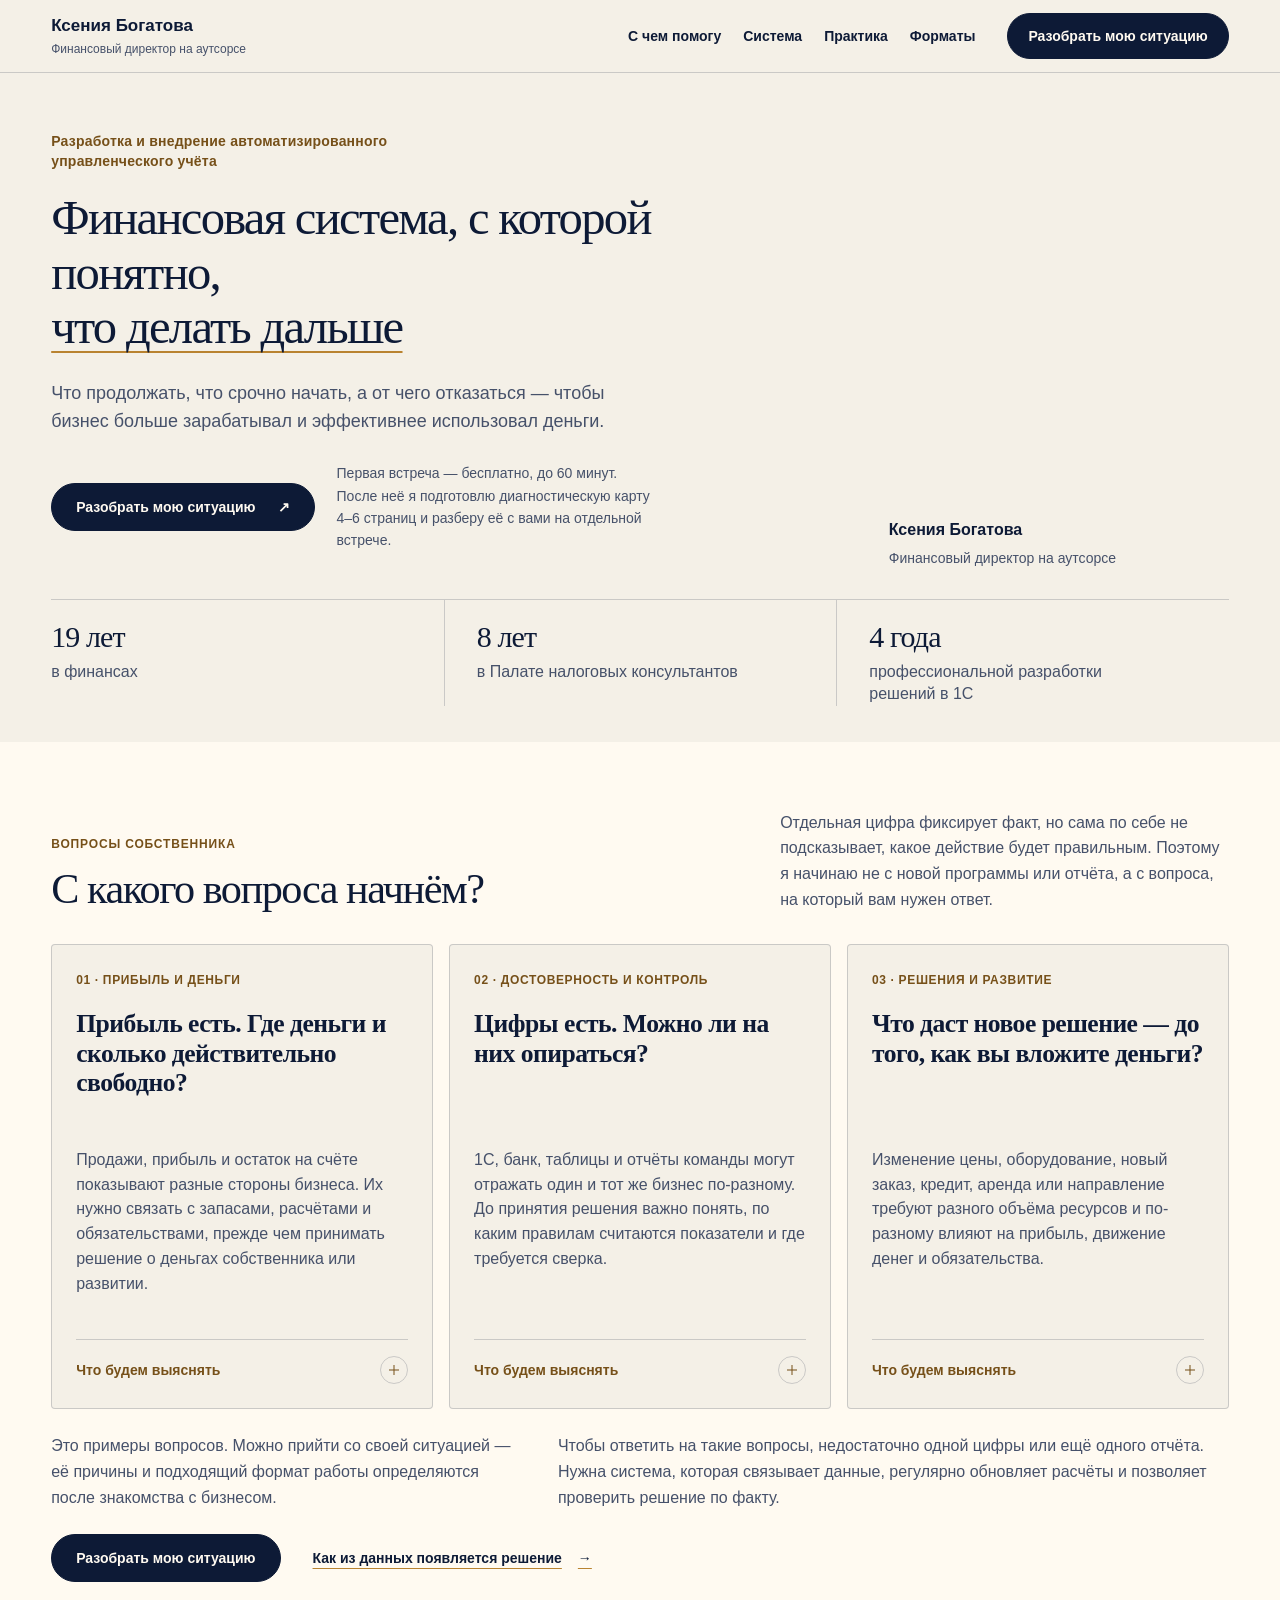
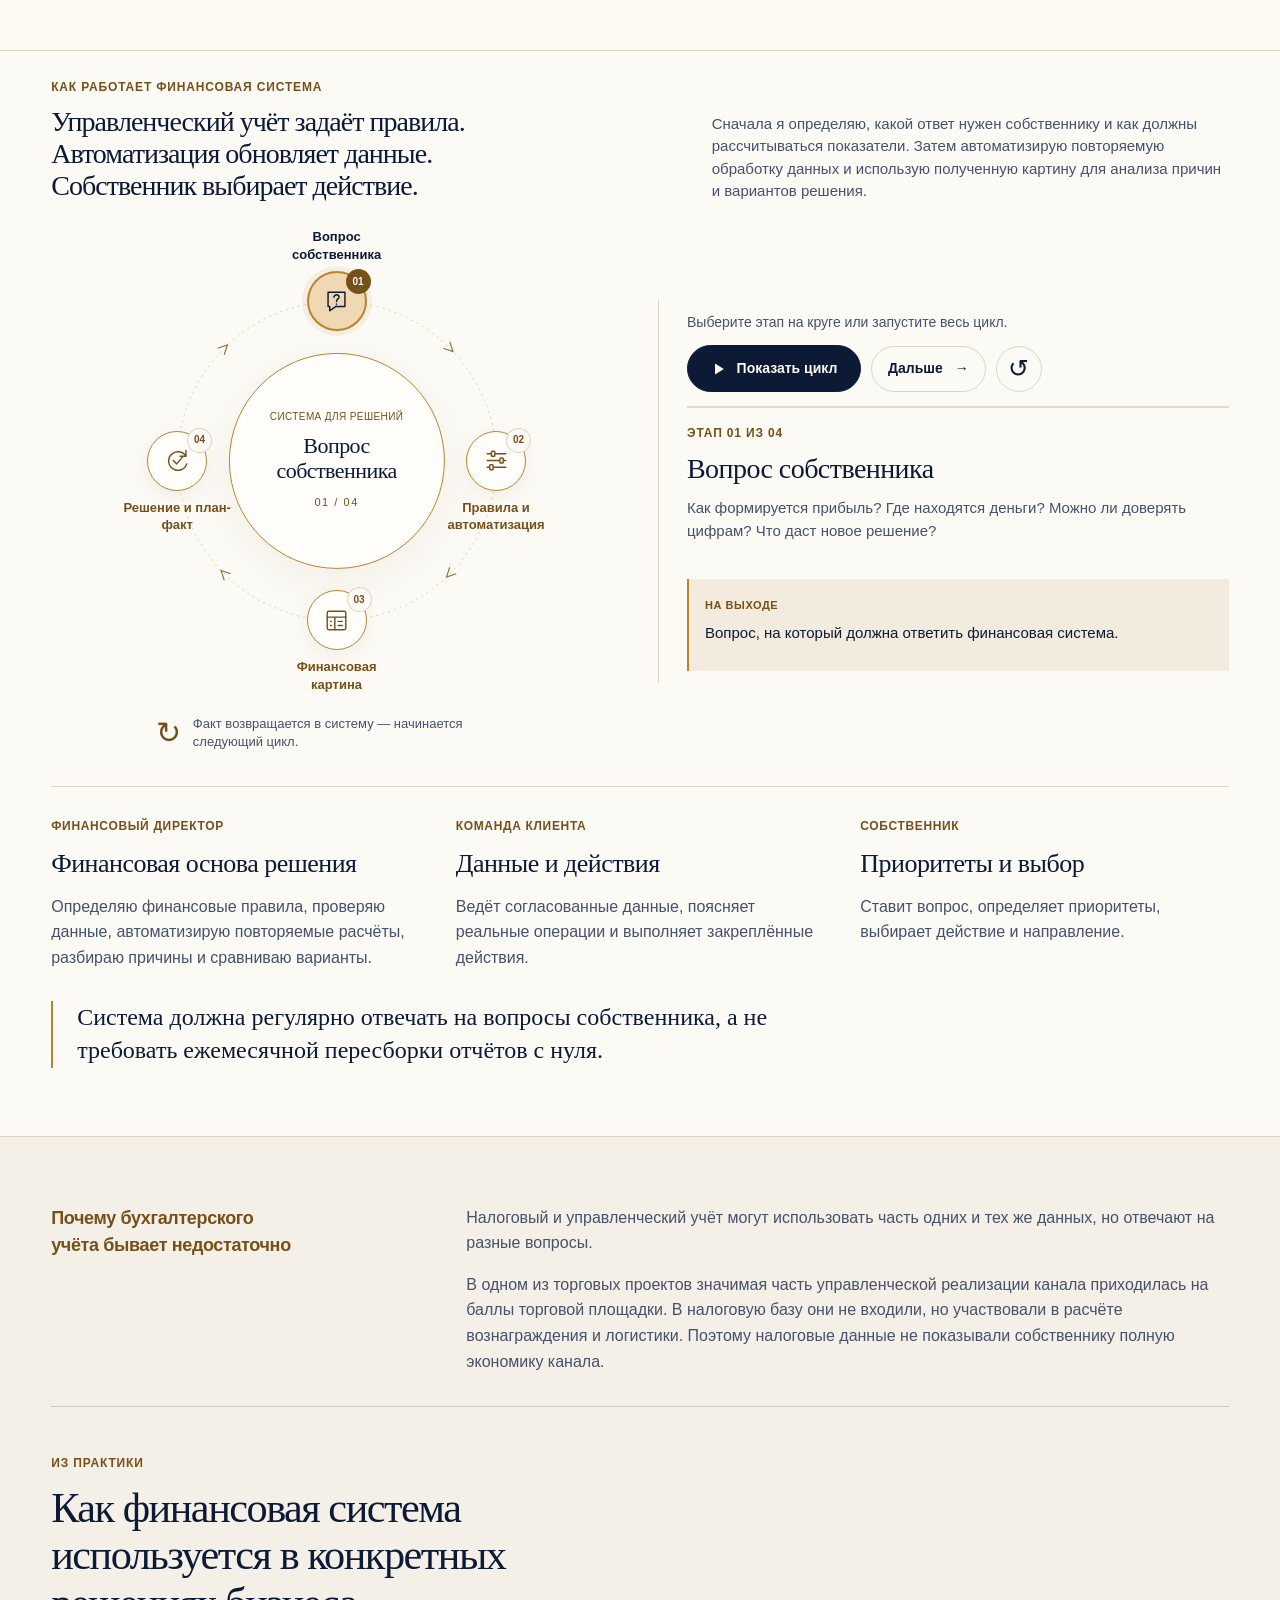
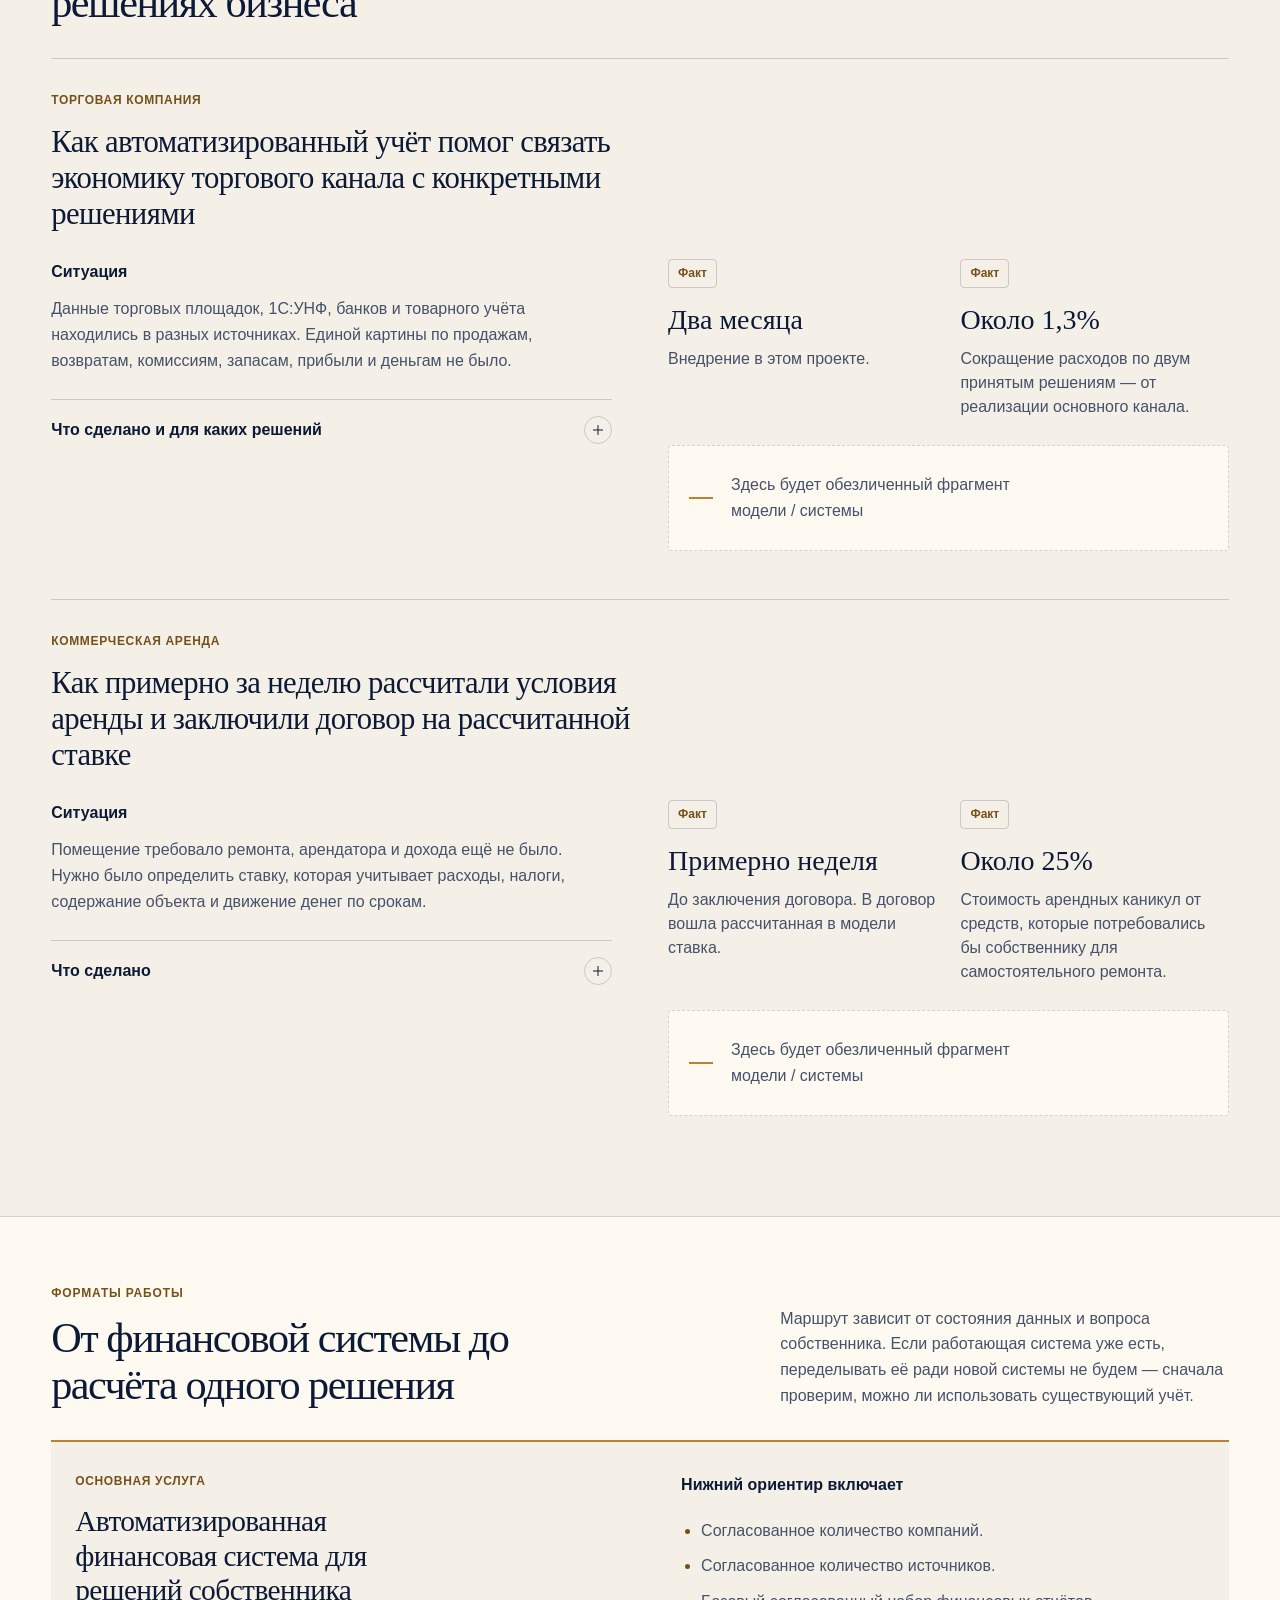
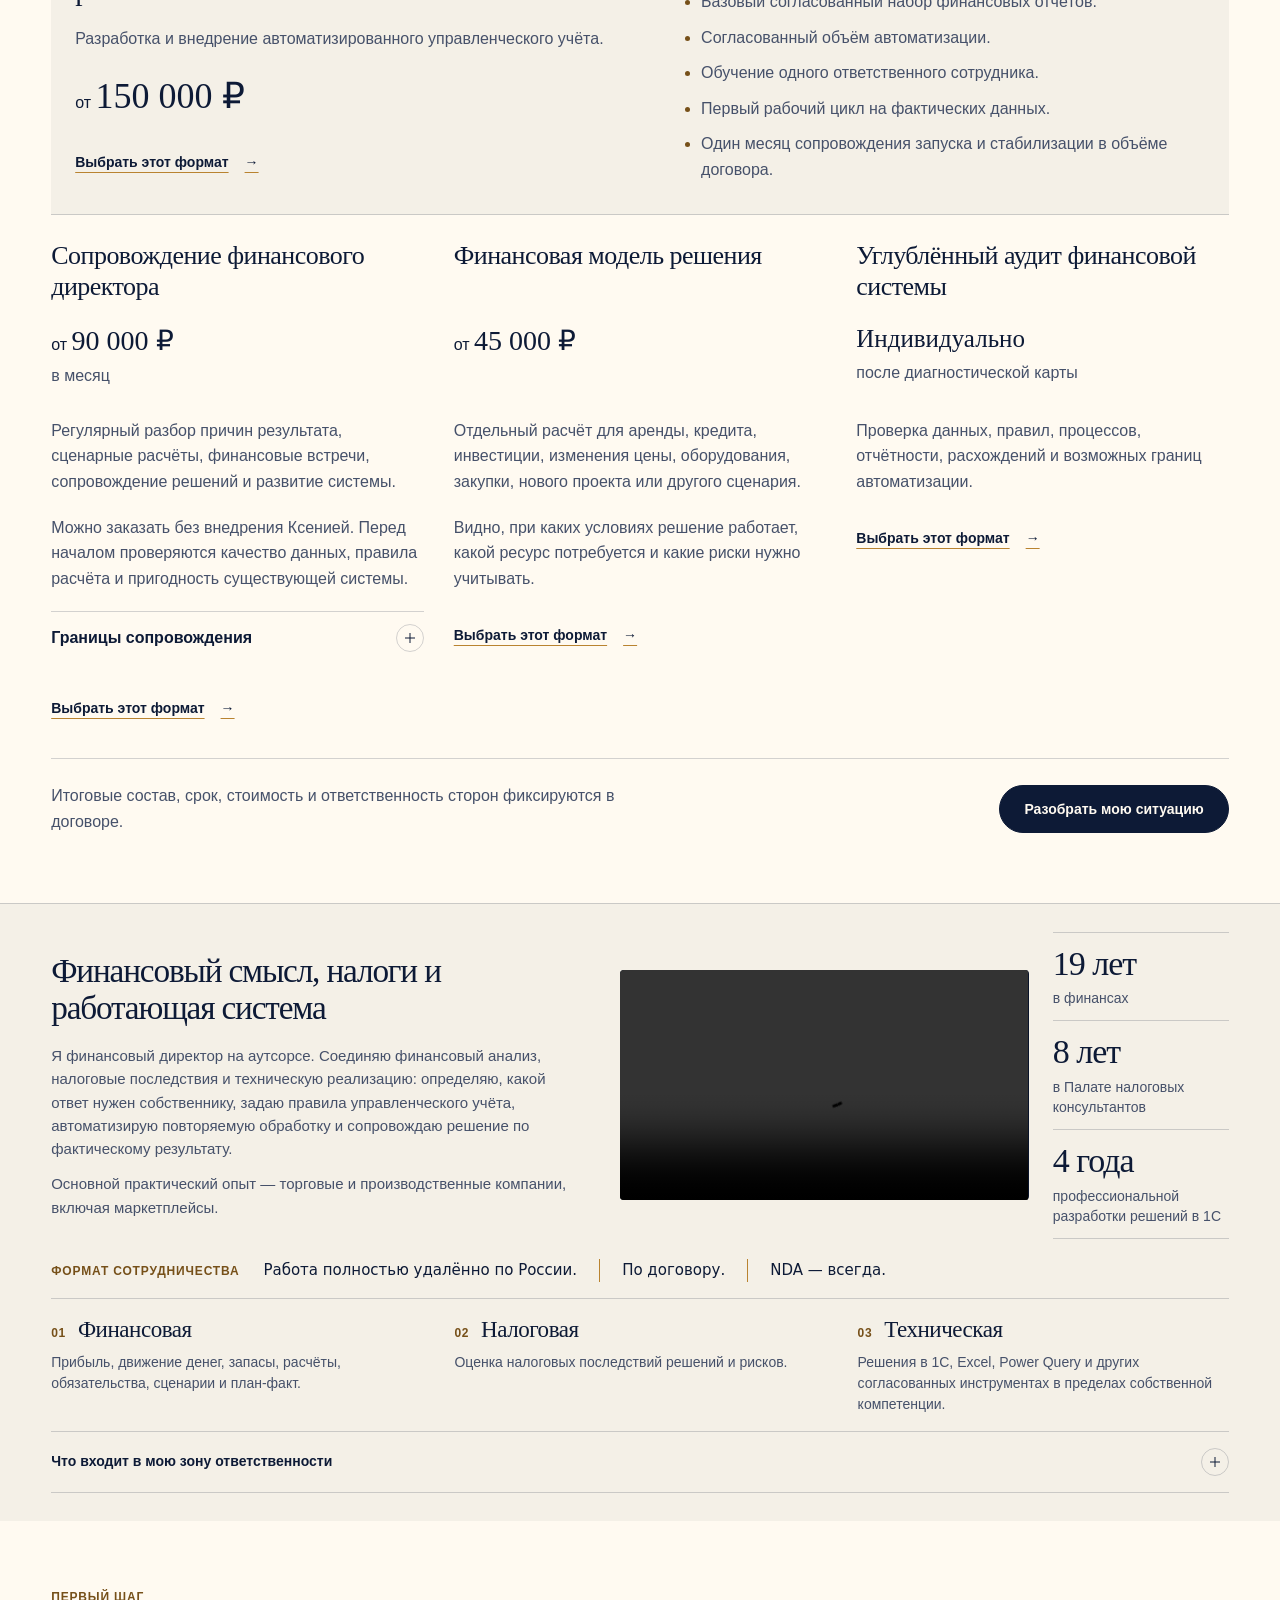
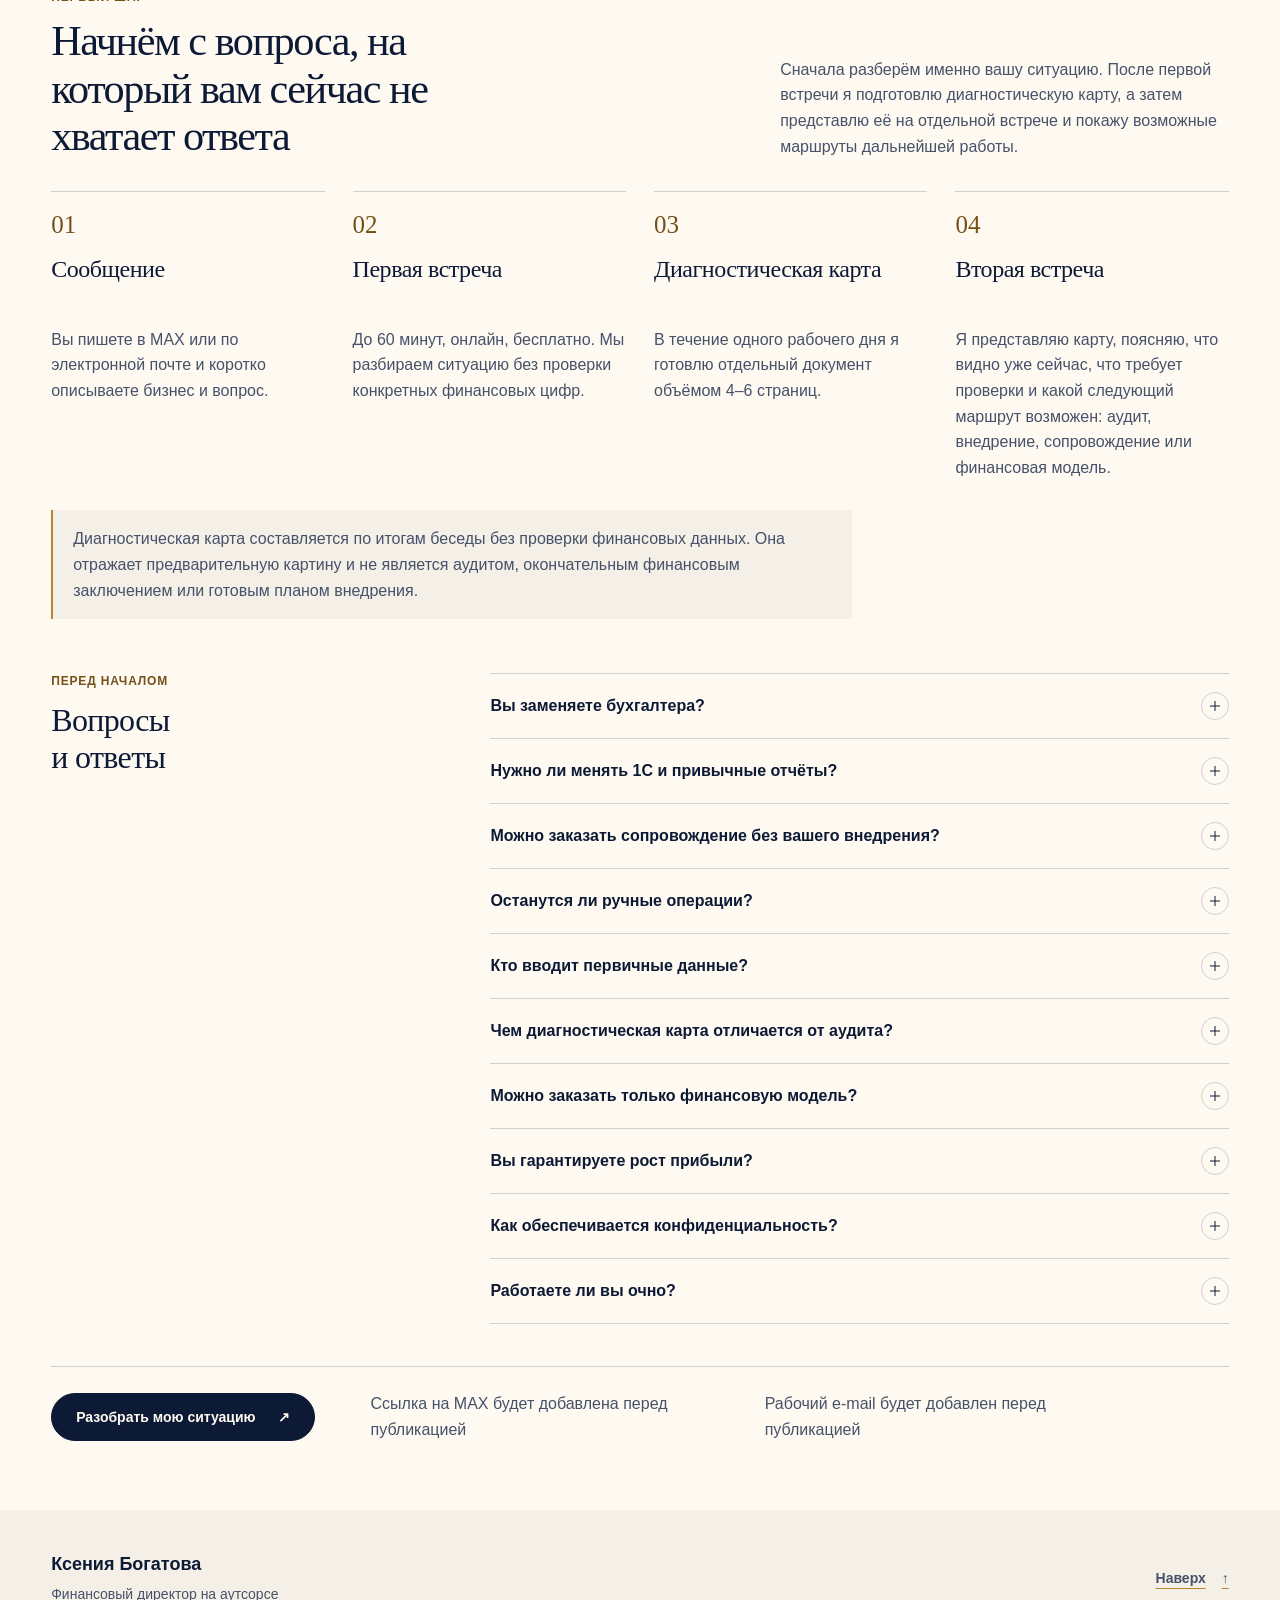
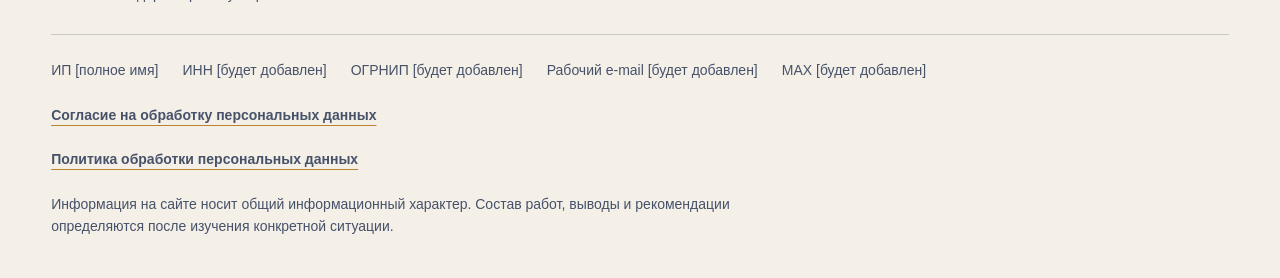
<file: index.html>
<!doctype html>
<html lang="ru" class="no-js">
<head>
  <meta charset="utf-8">
  <meta name="viewport" content="width=device-width, initial-scale=1, viewport-fit=cover">
  <meta name="robots" content="noindex, nofollow">
  <meta name="theme-color" content="#f4f0e7">
  <meta name="referrer" content="no-referrer">
  <meta http-equiv="Content-Security-Policy" content="default-src 'self'; img-src 'self' data:; style-src 'self'; script-src 'self'; media-src 'self'; font-src 'self'; connect-src 'none'; object-src 'none'; base-uri 'self'; form-action 'none'; worker-src 'none'">
  <meta name="description" content="Разработка и внедрение автоматизированного управленческого учёта для малого бизнеса. Сопровождение собственника как финансового директора. Удалённая работа по России.">
  <title>Автоматизация управленческого учёта и финансовый директор — Ксения Богатова · прототип</title>
  <link rel="icon" href="assets/img/monogram.svg" type="image/svg+xml">
  <link rel="stylesheet" href="assets/css/site.css">
  <link rel="stylesheet" href="assets/css/system-visual.css">
  <link rel="stylesheet" href="assets/css/system-cycle.css">
  <link rel="stylesheet" href="assets/css/feedback.css">
  <script src="assets/js/config.js" defer></script>
  <script src="assets/js/site.js" defer></script>
  <script src="assets/js/feedback.js" defer></script>
</head>
<body id="top">
  <a class="skip-link" href="#main">К содержанию</a>
  <header class="site-header">
    <div class="container header-inner">
      <a class="brand" href="#top" aria-label="Ксения Богатова — на первый экран">
        <span class="brand-copy"><span class="brand-name">Ксения Богатова</span><span class="brand-role">Финансовый директор на аутсорсе</span></span>
      </a>
      <nav class="desktop-nav" aria-label="Основная навигация">
        <a href="#questions">С чем помогу</a><a href="#system">Система</a><a href="#cases">Практика</a><a href="#formats">Форматы</a>
      </nav>
      <a class="button header-cta" href="#contact" data-open-qualifier><span class="header-cta-label">Разобрать мою ситуацию</span><span class="header-cta-label-mobile">Разобрать</span></a>
      <details class="mobile-menu">
        <summary aria-label="Меню разделов" aria-controls="mobile-navigation"><span class="menu-lines" aria-hidden="true"></span></summary>
        <nav id="mobile-navigation" aria-label="Мобильная навигация">
          <a href="#questions">С чем помогу</a><a href="#system">Система</a><a href="#cases">Практика</a><a href="#formats">Форматы</a><a href="#about">Почему Ксения</a><a href="#contact">Первый шаг</a>
        </nav>
      </details>
    </div>
  </header>

  <main id="main" tabindex="-1">
    <section class="owner-hero" aria-labelledby="hero-title">
      <div class="container owner-hero-layout">
        <div class="owner-hero-copy">
          <p class="kicker">Разработка и внедрение автоматизированного управленческого учёта</p>
          <h1 id="hero-title">Финансовая система, с которой понятно,<br> <span>что делать дальше</span></h1>
          <p class="owner-lead">Что продолжать, что срочно начать, а от чего отказаться — чтобы бизнес больше зарабатывал и эффективнее использовал деньги.</p>
          <div class="owner-hero-action">
            <a class="button" href="#contact" data-open-qualifier>Разобрать мою ситуацию <span aria-hidden="true">↗</span></a>
            <p>Первая встреча — бесплатно, до 60 минут.<br> После неё я подготовлю диагностическую карту 4–6 страниц и разберу её с вами на отдельной встрече.</p>
          </div>
        </div>
        <figure class="owner-portrait">
          <picture>
            <source media="(max-width: 760px)" type="image/webp" srcset="assets/ksenia-bogatova-portrait-mobile.webp" width="640" height="800">
            <source type="image/webp" srcset="assets/ksenia-bogatova-portrait-desktop.webp" width="960" height="1200">
            <img src="assets/ksenia-bogatova-portrait-fallback.jpg" alt="Ксения Богатова, финансовый директор на аутсорсе" width="960" height="1200" decoding="async" fetchpriority="high">
          </picture>
          <figcaption><strong>Ксения Богатова</strong><span>Финансовый директор на аутсорсе</span></figcaption>
        </figure>
        <dl class="hero-facts">
          <div><dt>19 лет</dt><dd>в финансах</dd></div>
          <div><dt>8 лет</dt><dd>в Палате налоговых консультантов</dd></div>
          <div><dt>4 года</dt><dd>профессиональной разработки решений в 1С</dd></div>
        </dl>
      </div>
    </section>

    <section class="section questions-section" id="questions" aria-labelledby="questions-title">
      <div class="container">
        <header class="section-heading">
          <div><p class="kicker">Вопросы собственника</p><h2 id="questions-title">С какого вопроса начнём?</h2></div>
          <p>Отдельная цифра фиксирует факт, но сама по себе не подсказывает, какое действие будет правильным. Поэтому я начинаю не с новой программы или отчёта, а с вопроса, на который вам нужен ответ.</p>
        </header>
        <div class="question-grid">
          <article class="question-card">
            <p class="card-label">01 · Прибыль и деньги</p>
            <h3>Прибыль есть. Где деньги и сколько действительно свободно?</h3>
            <p>Продажи, прибыль и остаток на счёте показывают разные стороны бизнеса. Их нужно связать с запасами, расчётами и обязательствами, прежде чем принимать решение о деньгах собственника или развитии.</p>
            <details class="question-details">
              <summary>Что будем выяснять<span class="details-mark" aria-hidden="true"></span></summary>
              <div class="details-content">
                <ul><li>Что уже заработано, что фактически поступило, а что ещё предстоит получить или оплатить.</li><li>Какая часть денег находится в запасах, задолженности, авансах и текущих расчётах.</li><li>Какой объём средств можно считать свободным с учётом обязательств и планов бизнеса.</li></ul>
                <p class="note">Остаток на счёте и прибыль отвечают на разные вопросы. Вывод возможен только после проверки их взаимосвязи.</p>
              </div>
            </details>
          </article>
          <article class="question-card">
            <p class="card-label">02 · Достоверность и контроль</p>
            <h3>Цифры есть. Можно ли на них опираться?</h3>
            <p>1С, банк, таблицы и отчёты команды могут отражать один и тот же бизнес по-разному. До принятия решения важно понять, по каким правилам считаются показатели и где требуется сверка.</p>
            <details class="question-details">
              <summary>Что будем выяснять<span class="details-mark" aria-hidden="true"></span></summary>
              <div class="details-content">
                <ul><li>Что именно включено в выручку, себестоимость, расходы и финансовый результат.</li><li>Как сопоставляются продажи, закупки, возвраты, списания и платежи.</li><li>Какие расчёты можно сохранить в действующей системе, а какие нужно регулярно проверять или автоматизировать.</li></ul>
                <p class="note">Расхождение в цифрах — основание для проверки, а не готовый вывод об ошибке, перерасходе или злоупотреблении.</p>
              </div>
            </details>
          </article>
          <article class="question-card">
            <p class="card-label">03 · Решения и развитие</p>
            <h3>Что даст новое решение — до того, как вы вложите деньги?</h3>
            <p>Изменение цены, оборудование, новый заказ, кредит, аренда или направление требуют разного объёма ресурсов и по-разному влияют на прибыль, движение денег и обязательства.</p>
            <details class="question-details">
              <summary>Что будем выяснять<span class="details-mark" aria-hidden="true"></span></summary>
              <div class="details-content">
                <ul><li>Какие условия и допущения сильнее всего влияют на результат.</li><li>Сколько денег потребуется, в какие сроки и за счёт каких источников.</li><li>Что измерять после запуска, чтобы сравнить расчёт с фактическим результатом.</li></ul>
                <p class="note">Финансовая модель показывает сценарии и условия результата, но не гарантирует будущую прибыль.</p>
              </div>
            </details>
          </article>
        </div>
        <div class="section-conclusion">
          <p>Это примеры вопросов. Можно прийти со своей ситуацией — её причины и подходящий формат работы определяются после знакомства с бизнесом.</p>
          <p>Чтобы ответить на такие вопросы, недостаточно одной цифры или ещё одного отчёта. Нужна система, которая связывает данные, регулярно обновляет расчёты и позволяет проверить решение по факту.</p>
        </div>
        <div class="section-actions"><a class="button" href="#contact" data-open-qualifier>Разобрать мою ситуацию</a><a class="text-link" href="#system">Как из данных появляется решение <span aria-hidden="true">→</span></a></div>
      </div>
    </section>

    <section class="section system-section" id="system" aria-labelledby="system-title">
      <div class="container">
        <header class="system-heading">
          <p class="kicker">Как работает финансовая система</p>
          <h2 id="system-title">Управленческий учёт задаёт правила.<br>Автоматизация обновляет данные.<br>Собственник выбирает действие.</h2>
          <p class="section-intro">Сначала я определяю, какой ответ нужен собственнику и как должны рассчитываться показатели. Затем автоматизирую повторяемую обработку данных и использую полученную картину для анализа причин и вариантов решения.</p>
        </header>
        <div class="system-cycle" data-system-cycle>
          <div class="cycle-interactive" data-cycle-interactive hidden>
            <div class="cycle-visual">
              <div class="cycle-orbit" role="group" aria-label="Выберите этап финансовой системы">
                <svg class="cycle-orbit-lines" viewBox="0 0 600 600" aria-hidden="true" focusable="false">
                  <circle class="cycle-orbit-guide" cx="300" cy="300" r="208"/>
                  <g class="cycle-routes">
                    <path data-cycle-route d="M300 92 A208 208 0 0 1 508 300" pathLength="100"/>
                    <path data-cycle-route d="M508 300 A208 208 0 0 1 300 508" pathLength="100"/>
                    <path data-cycle-route d="M300 508 A208 208 0 0 1 92 300" pathLength="100"/>
                    <path data-cycle-route d="M92 300 A208 208 0 0 1 300 92" pathLength="100"/>
                  </g>
                  <g class="cycle-direction"><path d="M294 86 L306 92 L294 98" transform="rotate(45 300 300)"/><path d="M294 86 L306 92 L294 98" transform="rotate(135 300 300)"/><path d="M294 86 L306 92 L294 98" transform="rotate(225 300 300)"/><path d="M294 86 L306 92 L294 98" transform="rotate(315 300 300)"/></g>
                  <g class="cycle-signal" data-cycle-signal><circle class="cycle-signal-halo" cx="300" cy="92" r="13"/><circle cx="300" cy="92" r="5"/></g>
                </svg>
                <div class="cycle-center" aria-hidden="true"><span class="cycle-center-eyebrow">Система для решений</span><strong data-cycle-center>Вопрос собственника</strong><span class="cycle-center-count" data-cycle-center-count>01 / 04</span></div>
                <button class="cycle-node cycle-node-1" type="button" data-cycle-step="0" aria-pressed="true" aria-controls="cycle-detail" aria-label="Этап 1. Вопрос собственника">
                  <span class="cycle-node-icon"><svg viewBox="0 0 32 32" aria-hidden="true"><path d="M6 5h20v17H15l-7 5v-5H6z"/><path d="M13 11a3 3 0 0 1 6 0c0 2-3 2-3 5M16 19v.2"/></svg><span class="cycle-node-number">01</span></span><span class="cycle-node-label">Вопрос собственника</span>
                </button>
                <button class="cycle-node cycle-node-2" type="button" data-cycle-step="1" aria-pressed="false" aria-controls="cycle-detail" aria-label="Этап 2. Правила и автоматизация">
                  <span class="cycle-node-icon"><svg viewBox="0 0 32 32" aria-hidden="true"><path d="M5 8h22M5 16h22M5 24h22"/><rect x="10" y="5" width="4" height="6" rx="1"/><rect x="20" y="13" width="4" height="6" rx="1"/><rect x="8" y="21" width="4" height="6" rx="1"/></svg><span class="cycle-node-number">02</span></span><span class="cycle-node-label">Правила и автоматизация</span>
                </button>
                <button class="cycle-node cycle-node-3" type="button" data-cycle-step="2" aria-pressed="false" aria-controls="cycle-detail" aria-label="Этап 3. Финансовая картина">
                  <span class="cycle-node-icon"><svg viewBox="0 0 32 32" aria-hidden="true"><rect x="5" y="5" width="22" height="22" rx="2"/><path d="M5 12h22M14 12v15M18 17h5M18 22h5M9 17h1M9 22h1"/></svg><span class="cycle-node-number">03</span></span><span class="cycle-node-label">Финансовая картина</span>
                </button>
                <button class="cycle-node cycle-node-4" type="button" data-cycle-step="3" aria-pressed="false" aria-controls="cycle-detail" aria-label="Этап 4. Решение и план-факт">
                  <span class="cycle-node-icon"><svg viewBox="0 0 32 32" aria-hidden="true"><path d="M26 11a11 11 0 1 0 1 9M26 4v7h-7M11 16l4 4 7-8"/></svg><span class="cycle-node-number">04</span></span><span class="cycle-node-label">Решение и план-факт</span>
                </button>
              </div>
              <p class="cycle-orbit-caption"><span aria-hidden="true">↻</span> Факт возвращается в систему — начинается следующий цикл.</p>
            </div>
            <div class="cycle-explanation">
              <p class="cycle-instruction" data-cycle-instruction>Выберите этап на круге или запустите весь цикл.</p>
              <div class="cycle-controls">
                <button class="button cycle-play" type="button" data-cycle-play><svg viewBox="0 0 20 20" aria-hidden="true"><path class="cycle-play-symbol" d="M5 3l11 7-11 7z"/><path class="cycle-pause-symbol" d="M6 4v12M14 4v12"/></svg><span data-cycle-play-label>Показать цикл</span></button>
                <button class="cycle-next" type="button" data-cycle-next>Дальше <span aria-hidden="true">→</span></button>
                <button class="cycle-reset" type="button" data-cycle-reset aria-label="Начать сначала"><span aria-hidden="true">↺</span></button>
              </div>
              <div class="cycle-progress" aria-hidden="true"><span data-cycle-progress></span></div>
              <div class="cycle-detail" id="cycle-detail" role="region" aria-labelledby="cycle-detail-title">
                <p class="cycle-detail-count" data-cycle-count>Этап 01 из 04</p>
                <h3 id="cycle-detail-title" data-cycle-title>Вопрос собственника</h3>
                <p class="cycle-detail-body" data-cycle-body></p>
                <div class="cycle-output"><span>На выходе</span><p data-cycle-output></p></div>
              </div>
              <p class="cycle-status" data-cycle-status role="status" aria-live="polite" aria-atomic="true">Выбран этап 1 из 4: Вопрос собственника.</p>
            </div>
          </div>
          <div class="cycle-fallback" data-cycle-fallback>
            <ol class="cycle-fallback-list">
              <li data-cycle-source><span class="step-number">01</span><h3>Вопрос собственника</h3><p data-stage-body>Как формируется прибыль? Где находятся деньги? Можно ли доверять цифрам? Что даст новое решение?</p><p data-stage-output>Вопрос, на который должна ответить финансовая система.</p></li>
              <li data-cycle-source><span class="step-number">02</span><h3>Правила и автоматизация</h3><p data-stage-body>Определяю источники, аналитику и правила расчёта. Автоматизирую согласованную повторяемую часть: сбор, сопоставление, сверку и пересчёт данных.</p><p data-stage-output>Согласованные правила и регулярно обновляемые расчёты.</p></li>
              <li data-cycle-source><span class="step-number">03</span><h3>Финансовая картина</h3><p data-stage-body>Регулярно обновляются данные о прибыли, движении денег, запасах, расчётах и обязательствах.</p><p data-stage-output>Связанная картина прибыли, денег и обязательств.</p></li>
              <li data-cycle-source><span class="step-number">04</span><h3>Решение и план-факт</h3><p data-stage-body>Сравниваем варианты. Собственник выбирает действие. После реализации ожидаемый результат сопоставляется с фактом.</p><p data-stage-output>Сопоставление ожидаемого результата с фактом — данные для следующего цикла.</p></li>
            </ol>
            <p class="cycle-fallback-return">Фактический результат становится данными следующего цикла.</p>
          </div>
        </div>
        <div class="roles">
          <article><p class="card-label">Финансовый директор</p><h3>Финансовая основа решения</h3><p>Определяю финансовые правила, проверяю данные, автоматизирую повторяемые расчёты, разбираю причины и сравниваю варианты.</p></article>
          <article><p class="card-label">Команда клиента</p><h3>Данные и действия</h3><p>Ведёт согласованные данные, поясняет реальные операции и выполняет закреплённые действия.</p></article>
          <article><p class="card-label">Собственник</p><h3>Приоритеты и выбор</h3><p>Ставит вопрос, определяет приоритеты, выбирает действие и направление.</p></article>
        </div>
        <p class="system-result">Система должна регулярно отвечать на вопросы собственника, а не требовать ежемесячной пересборки отчётов с нуля.</p>
      </div>
    </section>

    <section class="section cases-section" id="cases" aria-labelledby="cases-title">
      <div class="container">
        <aside class="accounting-note" aria-labelledby="accounting-title">
          <h3 id="accounting-title">Почему бухгалтерского учёта бывает недостаточно</h3>
          <div><p>Налоговый и управленческий учёт могут использовать часть одних и тех же данных, но отвечают на разные вопросы.</p><p>В одном из торговых проектов значимая часть управленческой реализации канала приходилась на баллы торговой площадки. В налоговую базу они не входили, но участвовали в расчёте вознаграждения и логистики. Поэтому налоговые данные не показывали собственнику полную экономику канала.</p></div>
        </aside>
        <header class="section-heading">
          <div><p class="kicker">Из практики</p><h2 id="cases-title">Как финансовая система используется в конкретных решениях бизнеса</h2></div>
        </header>
        <article class="case-panel">
          <div class="case-header"><p class="card-label">Торговая компания</p><h3>Как автоматизированный учёт помог связать экономику торгового канала с конкретными решениями</h3></div>
          <div class="case-layout">
            <div>
              <p class="case-caption">Ситуация</p><p>Данные торговых площадок, 1С:УНФ, банков и товарного учёта находились в разных источниках. Единой картины по продажам, возвратам, комиссиям, запасам, прибыли и деньгам не было.</p>
              <details class="case-details"><summary>Что сделано и для каких решений<span class="details-mark" aria-hidden="true"></span></summary><div class="details-content"><p>Связаны продажи, выплаты, возвраты, комиссии, логистика, хранение, товарные данные и банковские движения. Согласованы правила управленческого учёта и автоматизирована повторяемая обработка в 1С:УНФ.</p><ul><li>Досрочные выплаты торговой площадки.</li><li>Хранение и вывоз возвратов.</li><li>Прибыльность товарных позиций.</li><li>Регулярный контроль экономики канала.</li></ul></div></details>
            </div>
            <div class="case-evidence">
              <div class="case-metrics"><div><span class="status-label">Факт</span><p class="metric">Два месяца</p><p>Внедрение в этом проекте.</p></div><div><span class="status-label">Факт</span><p class="metric">Около 1,3%</p><p>Сокращение расходов по двум принятым решениям — от реализации основного канала.</p></div></div>
              <div class="evidence-placeholder"><span class="placeholder-rule" aria-hidden="true"></span><p>Здесь будет обезличенный фрагмент модели / системы</p></div>
            </div>
          </div>
        </article>
        <article class="case-panel">
          <div class="case-header"><p class="card-label">Коммерческая аренда</p><h3>Как примерно за неделю рассчитали условия аренды и заключили договор на рассчитанной ставке</h3></div>
          <div class="case-layout">
            <div>
              <p class="case-caption">Ситуация</p><p>Помещение требовало ремонта, арендатора и дохода ещё не было. Нужно было определить ставку, которая учитывает расходы, налоги, содержание объекта и движение денег по срокам.</p>
              <details class="case-details"><summary>Что сделано<span class="details-mark" aria-hidden="true"></span></summary><div class="details-content"><ul><li>Рассчитана минимальная ставка.</li><li>Подготовлены сценарии.</li><li>Учтены ремонт, налоги, зарплата и сроки платежей.</li><li>Подготовлены экономические условия договора.</li></ul></div></details>
            </div>
            <div class="case-evidence">
              <div class="case-metrics"><div><span class="status-label">Факт</span><p class="metric">Примерно неделя</p><p>До заключения договора. В договор вошла рассчитанная в модели ставка.</p></div><div><span class="status-label">Факт</span><p class="metric">Около 25%</p><p>Стоимость арендных каникул от средств, которые потребовались бы собственнику для самостоятельного ремонта.</p></div></div>
              <div class="evidence-placeholder"><span class="placeholder-rule" aria-hidden="true"></span><p>Здесь будет обезличенный фрагмент модели / системы</p></div>
            </div>
          </div>
        </article>
      </div>
    </section>

    <section class="section ruled-section" id="formats" aria-labelledby="formats-title">
      <div class="container">
        <header class="section-heading">
          <div><p class="kicker">Форматы работы</p><h2 id="formats-title">От финансовой системы до расчёта одного решения</h2></div>
          <p>Маршрут зависит от состояния данных и вопроса собственника. Если работающая система уже есть, переделывать её ради новой системы не будем — сначала проверим, можно ли использовать существующий учёт.</p>
        </header>
        <article class="format-primary">
          <div><p class="card-label">Основная услуга</p><h3>Автоматизированная финансовая система для решений собственника</h3><p>Разработка и внедрение автоматизированного управленческого учёта.</p><p class="format-price">от <strong>150 000 ₽</strong></p><a class="text-link format-choice" href="#contact" data-open-qualifier data-cooperation aria-label="Выбрать формат: Автоматизированная финансовая система для решений собственника">Выбрать этот формат <span aria-hidden="true">→</span></a></div>
          <div><p class="case-caption">Нижний ориентир включает</p><ul class="included-list"><li>Согласованное количество компаний.</li><li>Согласованное количество источников.</li><li>Базовый согласованный набор финансовых отчётов.</li><li>Согласованный объём автоматизации.</li><li>Обучение одного ответственного сотрудника.</li><li>Первый рабочий цикл на фактических данных.</li><li>Один месяц сопровождения запуска и стабилизации в объёме договора.</li></ul></div>
        </article>
        <div class="format-alternatives">
          <article><h3>Сопровождение финансового директора</h3><p class="format-price">от <strong>90 000 ₽</strong><span>в месяц</span></p><p>Регулярный разбор причин результата, сценарные расчёты, финансовые встречи, сопровождение решений и развитие системы.</p><p>Можно заказать без внедрения Ксенией. Перед началом проверяются качество данных, правила расчёта и пригодность существующей системы.</p><details><summary>Границы сопровождения<span class="details-mark" aria-hidden="true"></span></summary><p>Частота встреч, количество задач, сроки, каналы коммуникации и границы ответственности фиксируются в договоре.</p></details><a class="text-link format-choice" href="#contact" data-open-qualifier data-cooperation aria-label="Выбрать формат: Сопровождение финансового директора">Выбрать этот формат <span aria-hidden="true">→</span></a></article>
          <article><h3>Финансовая модель решения</h3><p class="format-price">от <strong>45 000 ₽</strong></p><p>Отдельный расчёт для аренды, кредита, инвестиции, изменения цены, оборудования, закупки, нового проекта или другого сценария.</p><p>Видно, при каких условиях решение работает, какой ресурс потребуется и какие риски нужно учитывать.</p><a class="text-link format-choice" href="#contact" data-open-qualifier data-cooperation aria-label="Выбрать формат: Финансовая модель решения">Выбрать этот формат <span aria-hidden="true">→</span></a></article>
          <article><h3>Углублённый аудит финансовой системы</h3><p class="format-price individual-price"><strong>Индивидуально</strong><span>после диагностической карты</span></p><p>Проверка данных, правил, процессов, отчётности, расхождений и возможных границ автоматизации.</p><a class="text-link format-choice" href="#contact" data-open-qualifier data-cooperation aria-label="Выбрать формат: Углублённый аудит финансовой системы">Выбрать этот формат <span aria-hidden="true">→</span></a></article>
        </div>
        <div class="formats-footer"><p class="note">Итоговые состав, срок, стоимость и ответственность сторон фиксируются в договоре.</p><a class="button" href="#contact" data-open-qualifier>Разобрать мою ситуацию</a></div>
      </div>
    </section>

    <section class="section ruled-section" id="about" aria-labelledby="about-title">
      <div class="container">
        <div class="about-overview">
          <div class="about-intro"><h2 id="about-title">Финансовый смысл, налоги и работающая система</h2><p class="section-intro">Я финансовый директор на аутсорсе. Соединяю финансовый анализ, налоговые последствия и техническую реализацию: определяю, какой ответ нужен собственнику, задаю правила управленческого учёта, автоматизирую повторяемую обработку и сопровождаю решение по фактическому результату.</p><p>Основной практический опыт — торговые и производственные компании, включая маркетплейсы.</p></div>
          <div class="about-media-row">
            <figure class="about-video">
              <video controls playsinline preload="metadata" width="1280" height="720" aria-label="Видео о подходе Ксении Богатовой">
                <source src="assets/video/ksenia-about.mp4" type="video/mp4">
                Ваш браузер не поддерживает видео. <a href="assets/video/ksenia-about.mp4">Открыть видео</a>.
              </video>
            </figure>
            <dl class="about-facts"><div><dt>19 лет</dt><dd>в финансах</dd></div><div><dt>8 лет</dt><dd>в Палате налоговых консультантов</dd></div><div><dt>4 года</dt><dd>профессиональной разработки решений в 1С</dd></div></dl>
          </div>
        </div>
        <div class="working-terms"><p class="kicker">Формат сотрудничества</p><p><span>Работа полностью удалённо по России.</span><span>По договору.</span><span>NDA — всегда.</span></p></div>
        <div class="competencies">
          <article><p class="card-label">01</p><h3>Финансовая</h3><p>Прибыль, движение денег, запасы, расчёты, обязательства, сценарии и план-факт.</p></article>
          <article><p class="card-label">02</p><h3>Налоговая</h3><p>Оценка налоговых последствий решений и рисков.</p></article>
          <article><p class="card-label">03</p><h3>Техническая</h3><p>Решения в 1С, Excel, Power Query и других согласованных инструментах в пределах собственной компетенции.</p></article>
        </div>
        <details class="responsibility-details">
          <summary>Что входит в мою зону ответственности<span class="details-mark" aria-hidden="true"></span></summary>
          <div class="details-content"><p>Я не веду бухгалтерский и налоговый учёт вместо бухгалтера, не предлагаю незаконные и высокорискованные схемы налоговой оптимизации, не автоматизирую процесс до определения правил и проверки исходной информации, не работаю без согласованного доступа к данным и не обещаю результат без участия собственника.</p><p>Постоянный ввод первичных данных выполняет финансовый менеджер со стороны клиента либо эта функция согласуется отдельно.</p><p>Я не беру чисто техническое программирование, не связанное с финансовой управленческой задачей. Могу разрабатывать управленческие отчёты, ОПиУ, управленческий баланс и финансовую аналитику на данных CRM, если заранее определены финансовый смысл и правила расчёта.</p><p>Если проект требует сложной ERP-разработки, серверной инфраструктуры или отдельной интеграционной команды, я формулирую финансовые требования и проверяю результат, но не подменяю других специалистов.</p></div>
        </details>
      </div>
    </section>

    <section class="section dark-section contact-section" id="contact" aria-labelledby="contact-title">
      <div class="container">
        <header class="section-heading"><div><p class="kicker">Первый шаг</p><h2 id="contact-title">Начнём с вопроса, на который вам сейчас не хватает ответа</h2></div><p>Сначала разберём именно вашу ситуацию. После первой встречи я подготовлю диагностическую карту, а затем представлю её на отдельной встрече и покажу возможные маршруты дальнейшей работы.</p></header>
        <ol class="contact-steps">
          <li><span class="step-number">01</span><h3>Сообщение</h3><p>Вы пишете в MAX или по электронной почте и коротко описываете бизнес и вопрос.</p></li>
          <li><span class="step-number">02</span><h3>Первая встреча</h3><p>До 60 минут, онлайн, бесплатно. Мы разбираем ситуацию без проверки конкретных финансовых цифр.</p></li>
          <li><span class="step-number">03</span><h3>Диагностическая карта</h3><p>В течение одного рабочего дня я готовлю отдельный документ объёмом 4–6 страниц.</p></li>
          <li><span class="step-number">04</span><h3>Вторая встреча</h3><p>Я представляю карту, поясняю, что видно уже сейчас, что требует проверки и какой следующий маршрут возможен: аудит, внедрение, сопровождение или финансовая модель.</p></li>
        </ol>
        <p class="diagnostic-note">Диагностическая карта составляется по итогам беседы без проверки финансовых данных. Она отражает предварительную картину и не является аудитом, окончательным финансовым заключением или готовым планом внедрения.</p>
        <div class="faq-layout">
          <div><p class="kicker">Перед началом</p><h3 class="faq-title">Вопросы<br> и ответы</h3></div>
          <div class="faq-list">
            <details><summary>Вы заменяете бухгалтера?<span class="details-mark" aria-hidden="true"></span></summary><p>Нет. Бухгалтер отвечает за бухгалтерский и налоговый учёт. Я строю управленческую систему для решений собственника и использую данные обязательного учёта там, где они подходят для этой задачи.</p></details>
            <details><summary>Нужно ли менять 1С и привычные отчёты?<span class="details-mark" aria-hidden="true"></span></summary><p>Не обязательно. Сначала я проверяю, можно ли решить задачу существующими инструментами. Изменения предлагаются там, где они нужны для качества данных и регулярной работы.</p></details>
            <details><summary>Можно заказать сопровождение без вашего внедрения?<span class="details-mark" aria-hidden="true"></span></summary><p>Да. Перед началом работы я проверяю качество данных, правила расчёта и пригодность существующей системы для управленческих решений.</p></details>
            <details><summary>Останутся ли ручные операции?<span class="details-mark" aria-hidden="true"></span></summary><p>Да. Автоматизируется экономически оправданная повторяемая часть. Редкие операции, исключения, пояснения команды и профессиональные выводы остаются под контролем человека.</p></details>
            <details><summary>Кто вводит первичные данные?<span class="details-mark" aria-hidden="true"></span></summary><p>Постоянный ввод выполняет финансовый менеджер со стороны клиента либо эта функция согласуется отдельно. Моя основная зона ответственности — финансовые правила, контроль данных, автоматизация, анализ и работа с решениями собственника.</p></details>
            <details><summary>Чем диагностическая карта отличается от аудита?<span class="details-mark" aria-hidden="true"></span></summary><p>Диагностическая карта создаётся по итогам беседы и показывает верхнеуровневую предварительную картину. Углублённый аудит включает проверку конкретных данных, правил, отчётов и процессов.</p></details>
            <details><summary>Можно заказать только финансовую модель?<span class="details-mark" aria-hidden="true"></span></summary><p>Да, если для расчёта есть достаточно надёжные исходные данные. Если модель зависит от непроверенных данных действующего бизнеса, сначала нужно определить, что требуется проверить.</p></details>
            <details><summary>Вы гарантируете рост прибыли?<span class="details-mark" aria-hidden="true"></span></summary><p>Я отвечаю за качество своей методологии, расчётов, автоматизации и сопровождения. Результат зависит также от действий собственника, команды и внешних условий.</p></details>
            <details><summary>Как обеспечивается конфиденциальность?<span class="details-mark" aria-hidden="true"></span></summary><p>Доступы, способы передачи информации и ответственность сторон закрепляются в договоре. NDA заключается всегда. Клиентские материалы публикуются только с разрешения и в согласованном обезличенном виде.</p></details>
            <details><summary>Работаете ли вы очно?<span class="details-mark" aria-hidden="true"></span></summary><p>Нет. Все встречи и проекты проходят удалённо. Работаю с компаниями по всей России.</p></details>
          </div>
        </div>
        <div class="contact-actions">
          <a class="button button-light" href="#contact" data-open-qualifier>Разобрать мою ситуацию <span aria-hidden="true">↗</span></a>
          <div><a class="button button-light" data-contact-max hidden target="_blank" rel="noopener">Написать в MAX <span aria-hidden="true">↗</span></a><p class="contact-placeholder" data-max-placeholder>Ссылка на MAX будет добавлена перед публикацией</p></div>
          <div><a class="text-link" data-contact-email hidden>Написать по e-mail <span aria-hidden="true">↗</span></a><p class="contact-placeholder" data-email-placeholder>Рабочий e-mail будет добавлен перед публикацией</p></div>
        </div>
      </div>
    </section>
  </main>

  <footer class="site-footer">
    <div class="container">
      <div class="footer-main"><div><p class="footer-brand">Ксения Богатова</p><p>Финансовый директор на аутсорсе</p></div><a class="text-link" href="#top">Наверх <span aria-hidden="true">↑</span></a></div>
      <div class="footer-legal"><p data-legal="legalName">ИП [полное имя]</p><p>ИНН <span data-legal="inn">[будет добавлен]</span></p><p>ОГРНИП <span data-legal="ogrnip">[будет добавлен]</span></p><p>Рабочий e-mail <span data-footer-email>[будет добавлен]</span></p><p>MAX <span data-footer-max>[будет добавлен]</span></p></div>
      <nav class="footer-documents" aria-label="Документы о персональных данных">
        <a class="text-link privacy-link" href="consent.html">Согласие на обработку персональных данных</a>
        <a class="text-link privacy-link" href="privacy.html">Политика обработки персональных данных</a>
      </nav>
      <p class="footer-disclaimer">Информация на сайте носит общий информационный характер. Состав работ, выводы и рекомендации определяются после изучения конкретной ситуации.</p>
    </div>
  </footer>
  <dialog class="qualifier-dialog" id="qualifier-dialog" aria-labelledby="qualifier-title" aria-describedby="qualifier-description qualifier-warning">
    <div class="qualifier-dialog-inner">
      <button class="dialog-close" type="button" data-close-qualifier aria-label="Закрыть форму">
        <span aria-hidden="true">×</span>
      </button>

      <form class="qualifier-form" id="qualifier-form" novalidate method="dialog">
        <div class="qualifier-view" data-qualifier-form-view>
          <div class="qualifier-heading">
            <h2 id="qualifier-title" tabindex="-1">Разбор финансовой ситуации</h2>
            <p id="qualifier-description">Достаточно двух коротких ответов. Сначала вы увидите готовый текст — ничего не отправляется автоматически.</p>
            <p class="selected-topic" data-selected-topic hidden></p>
            <p class="question-progress" data-question-progress hidden aria-live="polite"></p>
          </div>

          <div class="qualifier-fields">
            <div class="form-field" data-business-field>
              <label for="business-model">Чем занимается ваш бизнес? <span class="required-mark">обязательно</span></label>
              <textarea id="business-model" name="business" maxlength="250" rows="2" required placeholder="Производство мебели" aria-describedby="business-hint business-error"></textarea>
              <p class="field-hint" id="business-hint">До 250 символов.</p>
              <p class="field-error" id="business-error" hidden>Опишите сферу и модель бизнеса.</p>
            </div>

            <div class="form-field" data-question-field>
              <label for="financial-question">Что хотите понять или изменить? <span class="required-mark">обязательно</span></label>
              <textarea id="financial-question" name="question" maxlength="700" rows="3" required placeholder="Например: стоит ли покупать оборудование?" aria-describedby="question-hint question-error"></textarea>
              <p class="field-hint" id="question-hint">До 700 символов.</p>
              <p class="field-error" id="question-error" hidden>Напишите, что хотите понять или изменить.</p>
            </div>
          </div>

          <div class="qualifier-footer">
            <div class="brief-options">
              <button class="text-button extras-toggle" type="button" data-open-extras>Добавить детали <span>необязательно</span></button>
              <p class="qualifier-warning" id="qualifier-warning">Не указывайте пароли, доступы и персональные данные сотрудников. Финансовые файлы сейчас не нужны.</p>
            </div>
            <p class="form-status" data-form-status aria-live="polite"></p>
            <div class="dialog-actions">
              <button class="button" type="button" data-next-question hidden>Далее <span aria-hidden="true">→</span></button>
              <button class="button" type="submit" data-prepare-message>Подготовить сообщение</button>
              <button class="text-button" type="button" data-previous-question hidden>Назад</button>
              <button class="text-button" type="button" data-close-qualifier>Отменить</button>
            </div>
          </div>
        </div>

        <div class="qualifier-view" data-qualifier-extras-view hidden>
          <div class="qualifier-heading">
            <h2 id="qualifier-extras-title" tabindex="-1">Детали ситуации</h2>
            <p id="qualifier-extras-description">Необязательно. Добавьте то, что уже знаете.</p>
          </div>
          <div class="extras-fields">
            <div class="form-field">
              <label for="data-sources">Где сейчас ведёте учёт?</label>
              <textarea id="data-sources" name="dataSources" maxlength="300" rows="2" placeholder="1С, таблицы, отчёты площадок — или пока не знаю" aria-describedby="data-sources-hint"></textarea>
              <p class="field-hint" id="data-sources-hint">До 300 символов.</p>
            </div>

            <div class="form-field">
              <label for="business-scale">Количество компаний, направлений или каналов</label>
              <input id="business-scale" name="scale" type="text" maxlength="180">
            </div>

            <div class="form-field">
              <label for="decision-deadline">Когда требуется принять решение</label>
              <input id="decision-deadline" name="deadline" type="text" maxlength="120" placeholder="Например: в течение месяца">
            </div>
          </div>
          <div class="dialog-actions">
            <button class="button" type="button" data-save-extras>Готово</button>
            <span class="extras-note">Детали добавятся к обращению.</span>
          </div>
        </div>
      </form>

      <div class="qualifier-view qualifier-confirmation" data-qualifier-confirmation hidden>
        <div class="qualifier-heading">
          <h2 id="qualifier-confirmation-title" tabindex="-1">Проверьте подготовленное обращение</h2>
          <p id="copy-status" data-copy-status role="status"></p>
        </div>

        <div class="form-field">
          <label for="message-preview">Подготовленное сообщение</label>
          <textarea id="message-preview" data-message-preview rows="11" readonly></textarea>
        </div>

        <div class="qualifier-footer">
          <p class="development-warning" data-config-warning hidden>MAX и e-mail пока не подключены. Подготовленное сообщение можно скопировать.</p>
          <div class="confirmation-actions">
            <a class="button" data-open-max hidden target="_blank" rel="noopener noreferrer">Открыть MAX</a>
            <button class="button" type="button" data-max-unavailable disabled>Открыть MAX</button>
            <button class="button button-secondary" type="button" data-copy-again>Скопировать</button>
            <a class="text-button confirmation-link" data-send-email hidden>Отправить по e-mail</a>
            <button class="text-button" type="button" data-email-unavailable disabled>Отправить по e-mail</button>
            <button class="text-button" type="button" data-edit-qualifier>Изменить ответы</button>
          </div>
        </div>
      </div>
    </div>
  </dialog>
</body>
</html>
</file>
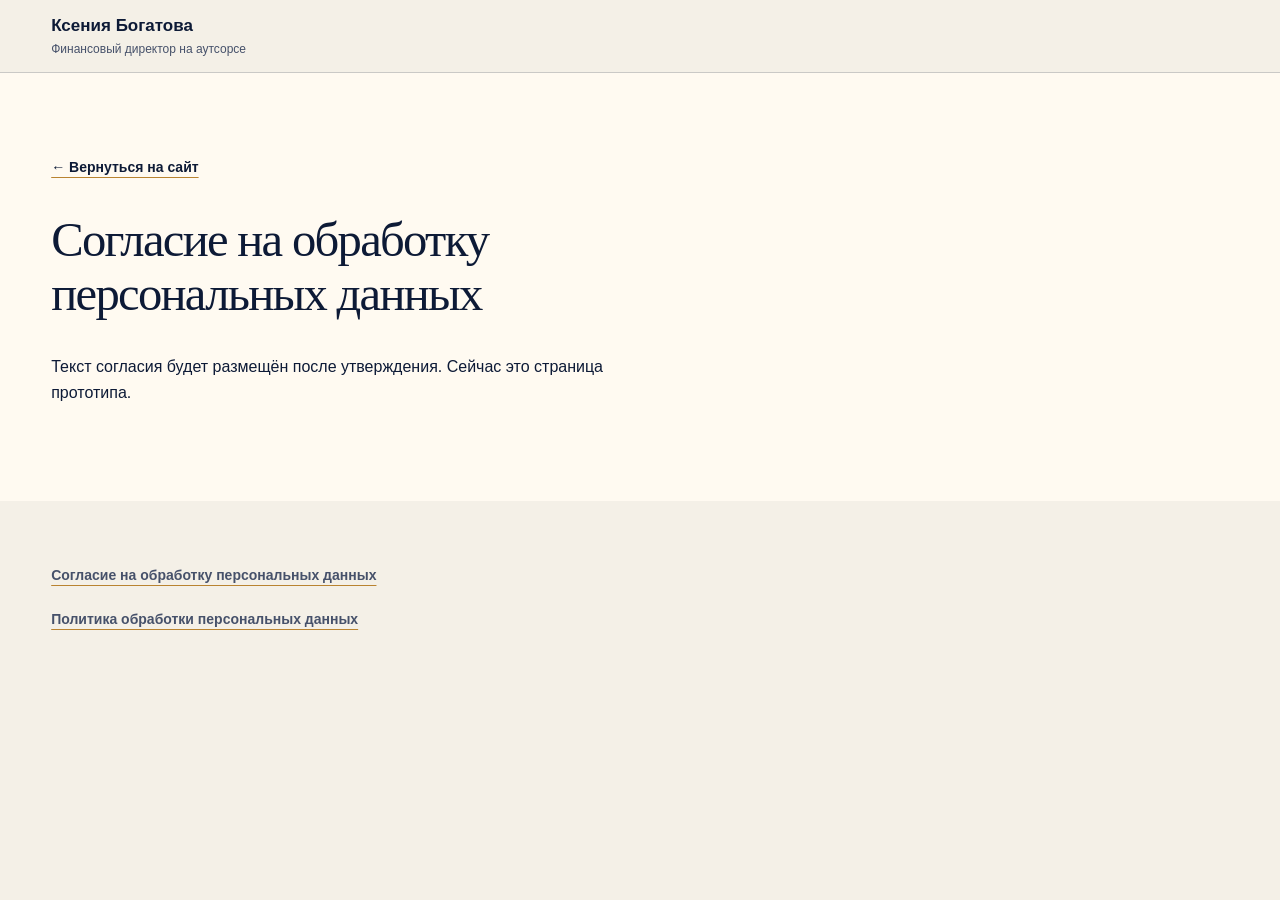
<file: consent.html>
<!doctype html>
<html lang="ru" class="no-js">
<head>
  <meta charset="utf-8">
  <meta name="viewport" content="width=device-width, initial-scale=1">
  <meta name="robots" content="noindex, nofollow">
  <meta name="theme-color" content="#f4f0e7">
  <meta name="referrer" content="no-referrer">
  <meta http-equiv="Content-Security-Policy" content="default-src 'self'; img-src 'self'; style-src 'self'; script-src 'self'; media-src 'self'; font-src 'self'; connect-src 'none'; object-src 'none'; base-uri 'self'; form-action 'none'">
  <title>Согласие на обработку персональных данных — Ксения Богатова · прототип</title>
  <link rel="icon" href="assets/img/monogram.svg" type="image/svg+xml">
  <link rel="stylesheet" href="assets/css/site.css">
  <link rel="stylesheet" href="assets/css/system-visual.css">
</head>
<body>
  <a class="skip-link" href="#main">К содержанию</a>
  <header class="site-header"><div class="container header-inner"><a class="brand" href="index.html#top" aria-label="Ксения Богатова — на первый экран"><span class="brand-copy"><span class="brand-name">Ксения Богатова</span><span class="brand-role">Финансовый директор на аутсорсе</span></span></a></div></header>
  <main class="privacy-main container" id="main" tabindex="-1">
    <a class="text-link" href="index.html#top">← Вернуться на сайт</a>
    <h1>Согласие на обработку персональных данных</h1>
    <p>Текст согласия будет размещён после утверждения. Сейчас это страница прототипа.</p>
  </main>
  <footer class="site-footer">
    <div class="container">
      <nav class="footer-documents" aria-label="Документы о персональных данных">
        <a class="text-link privacy-link" href="consent.html" aria-current="page">Согласие на обработку персональных данных</a>
        <a class="text-link privacy-link" href="privacy.html">Политика обработки персональных данных</a>
      </nav>
    </div>
  </footer>
</body>
</html>
</file>
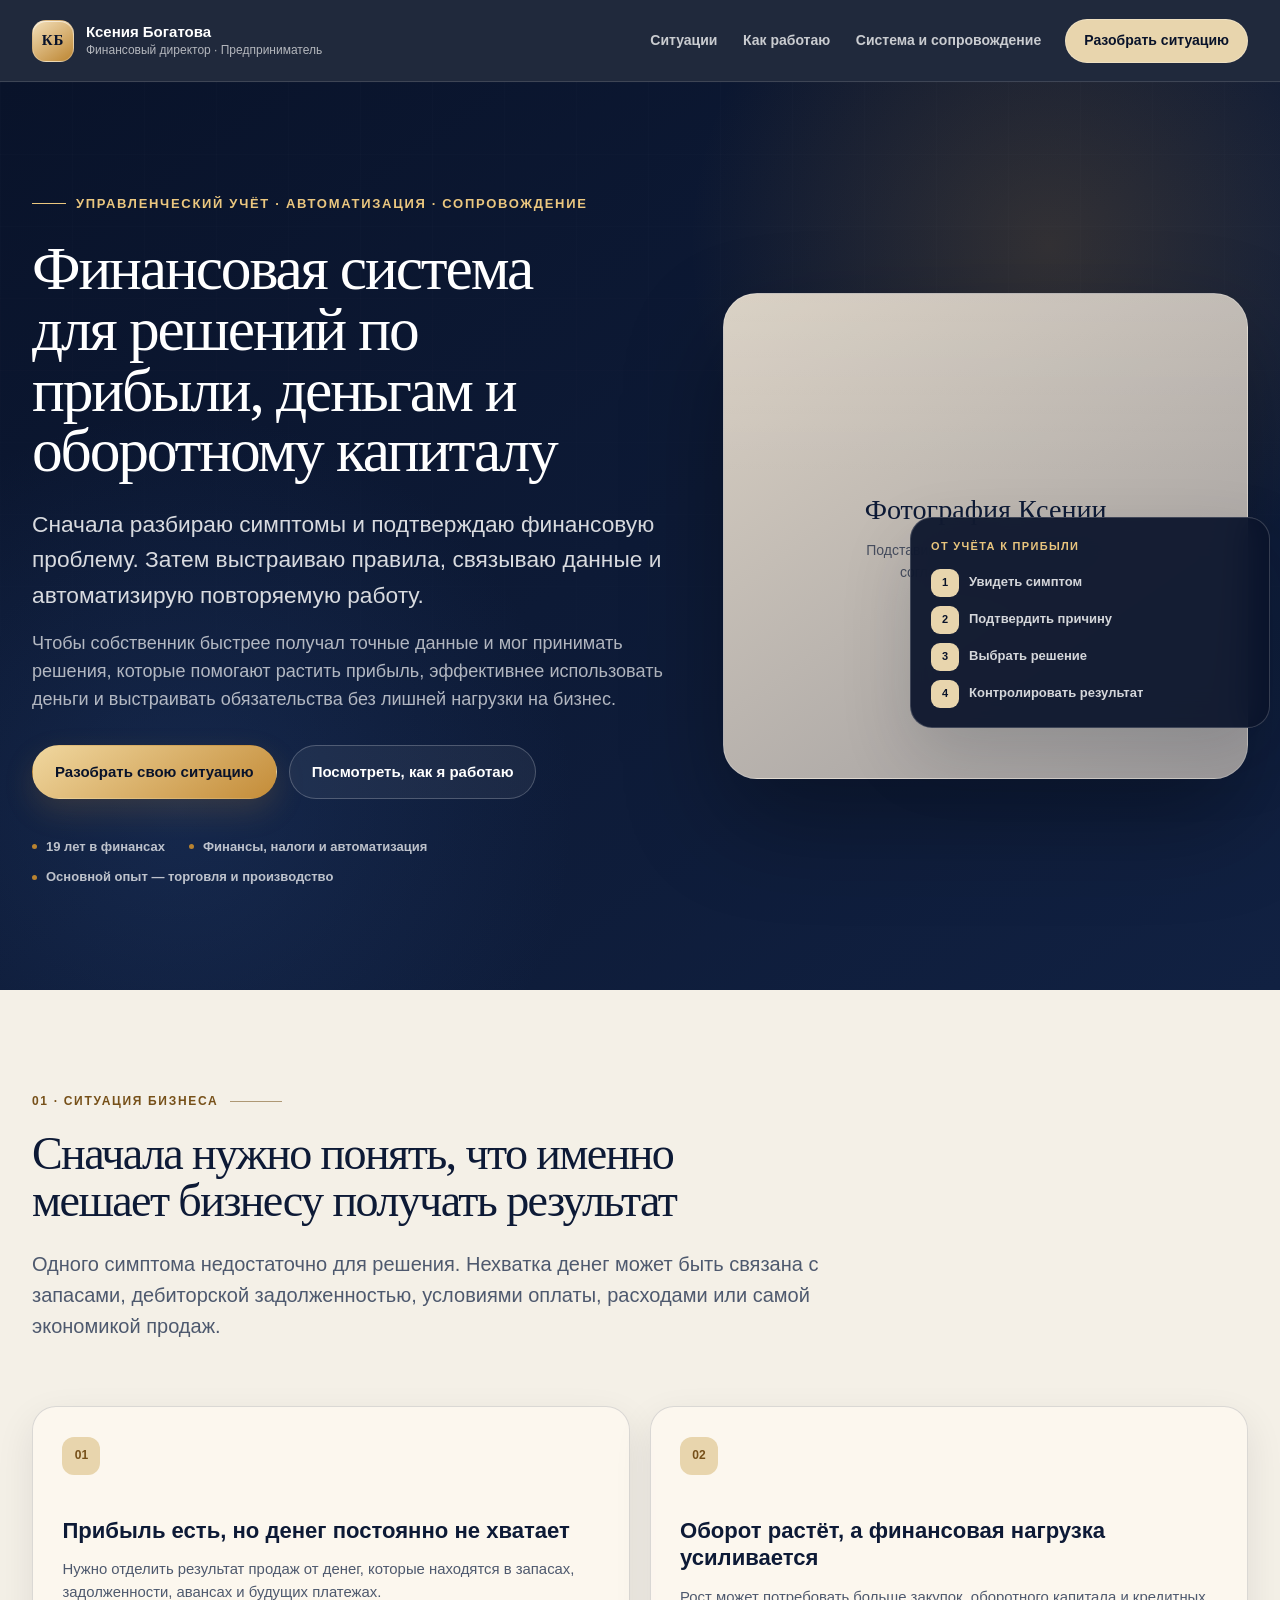
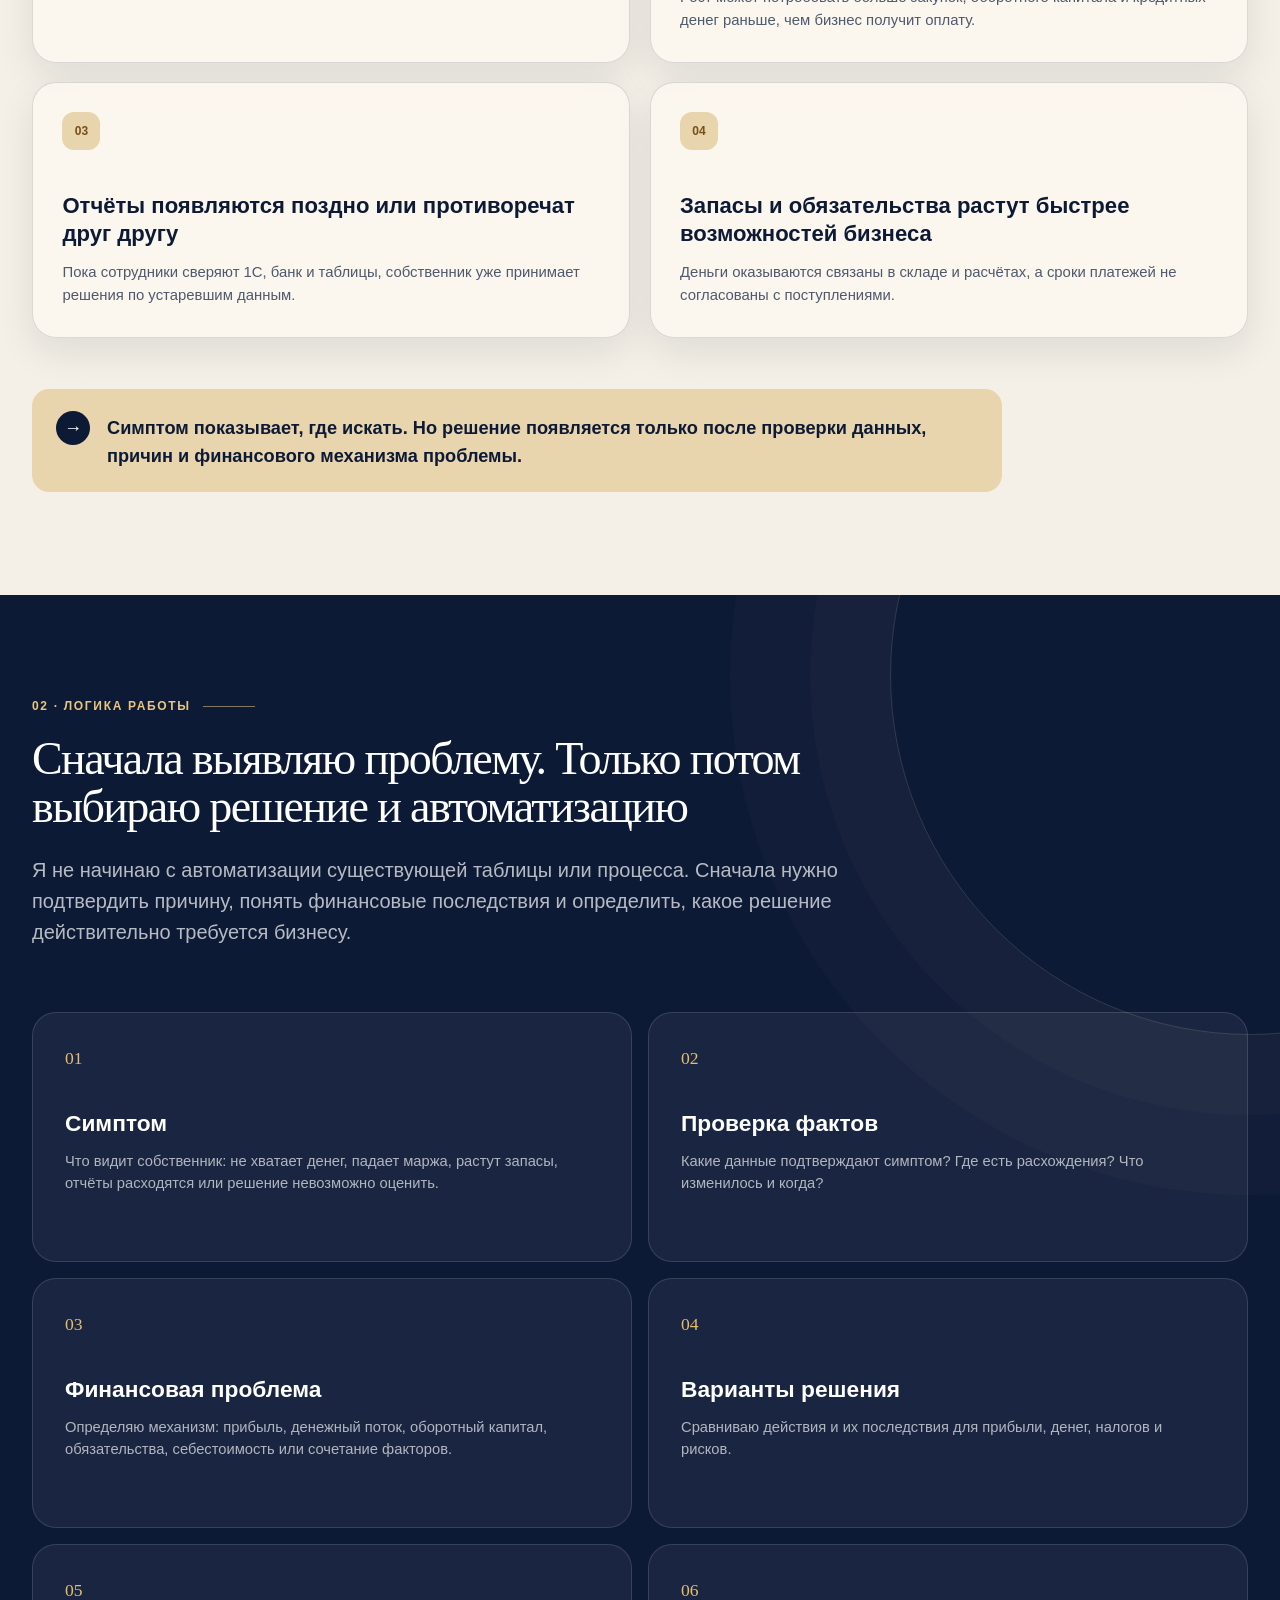
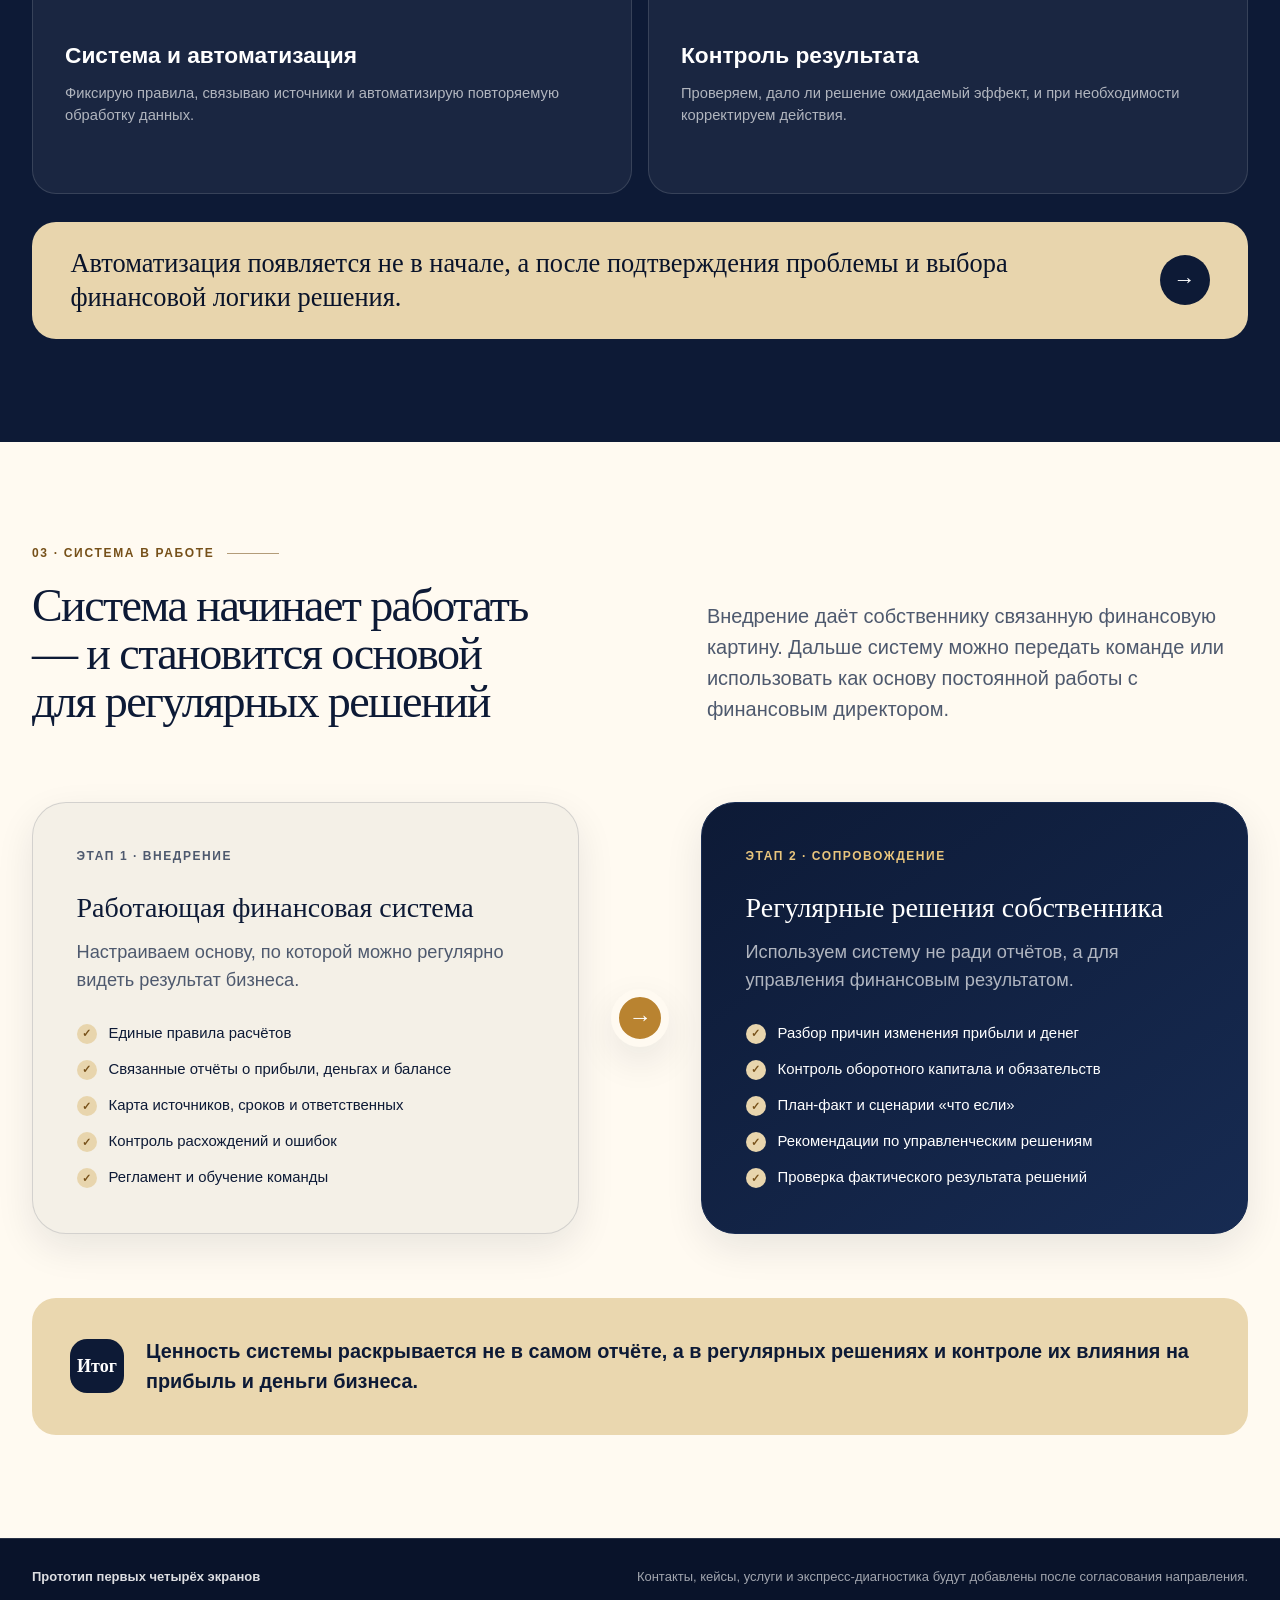
<file: index (2).html>
<!doctype html>
<html lang="ru">
<head>
  <meta charset="utf-8">
  <meta name="viewport" content="width=device-width, initial-scale=1">
  <meta name="robots" content="noindex, nofollow">
  <meta name="description" content="Прототип первых экранов сайта Ксении Богатовой — финансового директора и предпринимателя.">
  <meta name="theme-color" content="#0d1a36">
  <title>Ксения Богатова — финансовый директор · прототип</title>
  <style>
    :root {
      color-scheme: light;
      --navy-950: #09132a;
      --navy-900: #0d1a36;
      --navy-850: #112142;
      --navy-800: #172b52;
      --ink: #16213a;
      --ink-soft: #4e596e;
      --cream: #f4f0e7;
      --paper: #fffaf1;
      --paper-deep: #ede5d7;
      --gold: #b98330;
      --gold-dark: #765019;
      --gold-soft: #e8d5ad;
      --white: #ffffff;
      --line-light: rgba(255, 255, 255, 0.13);
      --line-dark: rgba(13, 26, 54, 0.14);
      --shadow: 0 28px 70px rgba(8, 18, 39, 0.16);
      --shadow-soft: 0 14px 38px rgba(8, 18, 39, 0.09);
      --radius-xl: 34px;
      --radius-lg: 24px;
      --radius-md: 17px;
      --container: 1660px;
      --header-height: 82px;
      --section-space: clamp(76px, 8vw, 142px);
      --ease: cubic-bezier(.22, .8, .24, 1);
    }

    *, *::before, *::after { box-sizing: border-box; }

    html {
      scroll-behavior: smooth;
      scroll-padding-top: calc(var(--header-height) + 24px);
      background: var(--cream);
    }

    body {
      min-width: 320px;
      margin: 0;
      color: var(--ink);
      background: var(--cream);
      font-family: Inter, Manrope, -apple-system, BlinkMacSystemFont, "Segoe UI", Arial, sans-serif;
      font-size: clamp(16px, 0.25vw + 15px, 19px);
      line-height: 1.55;
      text-rendering: optimizeLegibility;
      -webkit-font-smoothing: antialiased;
    }

    a { color: inherit; }
    button, a { -webkit-tap-highlight-color: transparent; }

    :focus-visible {
      outline: 3px solid #e4af55;
      outline-offset: 4px;
    }

    .skip-link {
      position: fixed;
      top: 12px;
      left: 12px;
      z-index: 1000;
      padding: 11px 16px;
      color: var(--navy-950);
      background: var(--paper);
      border-radius: 10px;
      transform: translateY(-160%);
      transition: transform 180ms ease;
    }

    .skip-link:focus { transform: translateY(0); }

    .container {
      width: min(var(--container), calc(100% - clamp(32px, 5vw, 112px)));
      margin-inline: auto;
    }

    .site-header {
      position: sticky;
      top: 0;
      z-index: 100;
      height: var(--header-height);
      color: var(--white);
      background: rgba(9, 19, 42, 0.9);
      border-bottom: 1px solid var(--line-light);
      backdrop-filter: blur(18px);
    }

    .header-inner {
      display: flex;
      align-items: center;
      justify-content: space-between;
      gap: 24px;
      height: 100%;
    }

    .brand {
      display: inline-flex;
      align-items: center;
      gap: 12px;
      min-width: 0;
      color: var(--white);
      text-decoration: none;
    }

    .brand-mark {
      display: grid;
      flex: 0 0 auto;
      place-items: center;
      width: 42px;
      aspect-ratio: 1;
      color: var(--navy-950);
      background: linear-gradient(145deg, #f3dfb9, #bd8632);
      border: 1px solid rgba(255,255,255,.24);
      border-radius: 14px;
      box-shadow: inset 0 1px 0 rgba(255,255,255,.58);
      font-family: Georgia, "Times New Roman", serif;
      font-size: 15px;
      font-weight: 700;
      letter-spacing: .05em;
    }

    .brand-copy {
      display: grid;
      min-width: 0;
      line-height: 1.15;
    }

    .brand-name { font-size: 15px; font-weight: 700; }
    .brand-role { margin-top: 4px; color: rgba(255,255,255,.66); font-size: 12px; }

    .desktop-nav {
      display: flex;
      align-items: center;
      gap: clamp(18px, 2vw, 34px);
      margin-left: auto;
    }

    .desktop-nav a {
      color: rgba(255,255,255,.76);
      font-size: 14px;
      font-weight: 600;
      text-decoration: none;
      transition: color 160ms ease;
    }

    .desktop-nav a:hover { color: var(--white); }

    .header-cta {
      display: inline-flex;
      align-items: center;
      justify-content: center;
      min-height: 44px;
      padding: 10px 18px;
      color: var(--navy-950);
      background: var(--gold-soft);
      border: 1px solid rgba(255,255,255,.24);
      border-radius: 999px;
      font-size: 14px;
      font-weight: 750;
      text-decoration: none;
    }

    .mobile-nav { display: none; position: relative; }
    .mobile-nav summary { list-style: none; }
    .mobile-nav summary::-webkit-details-marker { display: none; }

    .menu-toggle {
      display: grid;
      place-items: center;
      width: 46px;
      aspect-ratio: 1;
      cursor: pointer;
      border: 1px solid var(--line-light);
      border-radius: 14px;
      background: rgba(255,255,255,.06);
    }

    .menu-toggle::before {
      content: "";
      width: 20px;
      height: 12px;
      border-top: 2px solid var(--white);
      border-bottom: 2px solid var(--white);
    }

    .mobile-menu {
      position: absolute;
      top: calc(100% + 12px);
      right: 0;
      display: grid;
      min-width: min(290px, calc(100vw - 32px));
      padding: 12px;
      background: var(--navy-900);
      border: 1px solid var(--line-light);
      border-radius: 18px;
      box-shadow: var(--shadow);
    }

    .mobile-menu a {
      padding: 12px 13px;
      color: rgba(255,255,255,.84);
      border-radius: 10px;
      font-weight: 650;
      text-decoration: none;
    }

    .mobile-menu a:hover { background: rgba(255,255,255,.07); }

    .hero {
      position: relative;
      isolation: isolate;
      overflow: hidden;
      color: var(--white);
      background:
        radial-gradient(circle at 82% 18%, rgba(185,131,48,.22), transparent 28%),
        radial-gradient(circle at 14% 80%, rgba(48,84,145,.25), transparent 30%),
        linear-gradient(145deg, var(--navy-950), var(--navy-850));
    }

    .hero::before {
      content: "";
      position: absolute;
      inset: 0;
      z-index: -1;
      opacity: .42;
      background-image:
        linear-gradient(rgba(255,255,255,.035) 1px, transparent 1px),
        linear-gradient(90deg, rgba(255,255,255,.035) 1px, transparent 1px);
      background-size: 72px 72px;
      mask-image: linear-gradient(to bottom, rgba(0,0,0,.82), transparent 92%);
    }

    .hero-inner {
      display: grid;
      grid-template-columns: minmax(0, 1.16fr) minmax(390px, .84fr);
      gap: clamp(42px, 6vw, 106px);
      align-items: center;
      min-height: calc(100svh - var(--header-height));
      padding-block: clamp(72px, 8vw, 136px);
    }

    .eyebrow {
      display: inline-flex;
      align-items: center;
      gap: 10px;
      margin: 0 0 24px;
      color: #ebc77f;
      font-size: 13px;
      font-weight: 800;
      letter-spacing: .13em;
      text-transform: uppercase;
    }

    .eyebrow::before {
      content: "";
      width: 34px;
      height: 1px;
      background: currentColor;
    }

    h1, h2, h3, p { margin-top: 0; }

    h1, h2 {
      font-family: Georgia, "Times New Roman", serif;
      font-weight: 500;
      letter-spacing: -.035em;
      text-wrap: balance;
    }

    h1 {
      max-width: 980px;
      margin-bottom: 26px;
      font-size: clamp(2.65rem, 4.8vw, 5.55rem);
      line-height: .99;
    }

    .hero-lead {
      max-width: 820px;
      margin-bottom: 16px;
      color: rgba(255,255,255,.84);
      font-size: clamp(1.08rem, 1vw + .78rem, 1.42rem);
      line-height: 1.55;
    }

    .hero-outcome {
      max-width: 780px;
      margin-bottom: 32px;
      color: rgba(255,255,255,.68);
      font-size: clamp(.98rem, .45vw + .84rem, 1.13rem);
    }

    .hero-actions {
      display: flex;
      flex-wrap: wrap;
      gap: 12px;
      margin-bottom: 38px;
    }

    .button {
      display: inline-flex;
      align-items: center;
      justify-content: center;
      min-height: 54px;
      padding: 13px 22px;
      border: 1px solid transparent;
      border-radius: 999px;
      font-size: 15px;
      font-weight: 780;
      text-decoration: none;
      transition: transform 180ms var(--ease), box-shadow 180ms var(--ease), background 180ms ease;
    }

    .button:hover { transform: translateY(-2px); }

    .button-primary {
      color: var(--navy-950);
      background: linear-gradient(145deg, #f0d79f, #c48c38);
      box-shadow: 0 12px 30px rgba(185,131,48,.2);
    }

    .button-secondary {
      color: var(--white);
      background: rgba(255,255,255,.055);
      border-color: rgba(255,255,255,.22);
    }

    .proof-line {
      display: flex;
      flex-wrap: wrap;
      gap: 10px 24px;
      margin: 0;
      padding: 0;
      color: rgba(255,255,255,.72);
      list-style: none;
      font-size: 13px;
      font-weight: 650;
    }

    .proof-line li { display: inline-flex; align-items: center; gap: 9px; }
    .proof-line li::before { content: ""; width: 5px; aspect-ratio: 1; background: var(--gold); border-radius: 50%; }

    .hero-visual {
      position: relative;
      width: min(100%, 620px);
      margin-left: auto;
    }

    .portrait-shell {
      position: relative;
      min-height: clamp(480px, 38vw, 660px);
      overflow: hidden;
      background:
        linear-gradient(180deg, rgba(255,255,255,.04), transparent 38%),
        linear-gradient(145deg, #d9d0c3, #9e9b9c);
      border: 1px solid rgba(255,255,255,.2);
      border-radius: var(--radius-xl);
      box-shadow: 0 42px 100px rgba(0,0,0,.32);
    }

    .portrait-placeholder {
      position: absolute;
      inset: 0;
      display: grid;
      place-items: center;
      color: rgba(13,26,54,.68);
      text-align: center;
    }

    .portrait-placeholder strong {
      display: block;
      margin-bottom: 8px;
      color: var(--navy-900);
      font-family: Georgia, "Times New Roman", serif;
      font-size: clamp(1.65rem, 2.2vw, 2.4rem);
      font-weight: 500;
    }

    .portrait-placeholder span { display: block; max-width: 240px; font-size: 14px; }

    .decision-map {
      position: absolute;
      right: clamp(-22px, -2vw, -8px);
      bottom: clamp(26px, 4vw, 54px);
      width: min(360px, 74%);
      padding: 20px;
      color: var(--white);
      background: rgba(9,19,42,.93);
      border: 1px solid rgba(255,255,255,.18);
      border-radius: 22px;
      box-shadow: var(--shadow);
      backdrop-filter: blur(16px);
    }

    .decision-map-label {
      margin-bottom: 13px;
      color: #e9c57d;
      font-size: 11px;
      font-weight: 800;
      letter-spacing: .12em;
      text-transform: uppercase;
    }

    .decision-map ol {
      display: grid;
      gap: 9px;
      margin: 0;
      padding: 0;
      list-style: none;
      counter-reset: map;
    }

    .decision-map li {
      display: grid;
      grid-template-columns: 28px minmax(0, 1fr);
      align-items: center;
      gap: 10px;
      color: rgba(255,255,255,.82);
      font-size: 13px;
      font-weight: 650;
      counter-increment: map;
    }

    .decision-map li::before {
      content: counter(map);
      display: grid;
      place-items: center;
      width: 28px;
      aspect-ratio: 1;
      color: var(--navy-950);
      background: var(--gold-soft);
      border-radius: 9px;
      font-size: 11px;
      font-weight: 900;
    }

    .section {
      padding-block: var(--section-space);
    }

    .section-kicker {
      display: flex;
      align-items: center;
      gap: 12px;
      margin-bottom: 19px;
      color: var(--gold-dark);
      font-size: 12px;
      font-weight: 850;
      letter-spacing: .14em;
      text-transform: uppercase;
    }

    .section-kicker::after {
      content: "";
      width: 52px;
      height: 1px;
      background: currentColor;
      opacity: .55;
    }

    .section-heading {
      max-width: 1050px;
      margin-bottom: 24px;
      color: var(--navy-900);
      font-size: clamp(2.25rem, 3.6vw, 4.6rem);
      line-height: 1.04;
    }

    .section-intro {
      max-width: 850px;
      margin-bottom: clamp(36px, 5vw, 68px);
      color: var(--ink-soft);
      font-size: clamp(1.03rem, .55vw + .91rem, 1.25rem);
    }

    .symptoms { background: var(--cream); }

    .symptom-grid {
      display: grid;
      grid-template-columns: repeat(4, minmax(0, 1fr));
      gap: clamp(14px, 1.5vw, 24px);
    }

    .symptom-card {
      position: relative;
      min-height: 300px;
      padding: clamp(24px, 2.3vw, 38px);
      overflow: hidden;
      background: rgba(255,250,241,.72);
      border: 1px solid var(--line-dark);
      border-radius: var(--radius-lg);
      box-shadow: var(--shadow-soft);
    }

    .symptom-card::before {
      content: attr(data-index);
      display: grid;
      place-items: center;
      width: 38px;
      aspect-ratio: 1;
      margin-bottom: 42px;
      color: var(--gold-dark);
      background: var(--gold-soft);
      border-radius: 12px;
      font-size: 12px;
      font-weight: 900;
    }

    .symptom-card h3 {
      margin-bottom: 14px;
      color: var(--navy-900);
      font-size: clamp(1.12rem, .5vw + 1rem, 1.38rem);
      line-height: 1.25;
    }

    .symptom-card p { margin: 0; color: var(--ink-soft); font-size: .93rem; }

    .section-conclusion {
      display: grid;
      grid-template-columns: auto minmax(0, 1fr);
      gap: 17px;
      align-items: start;
      max-width: 970px;
      margin: clamp(32px, 4vw, 54px) 0 0;
      padding: 22px 24px;
      color: var(--navy-900);
      background: var(--gold-soft);
      border-radius: var(--radius-md);
      font-weight: 650;
    }

    .section-conclusion::before {
      content: "→";
      display: grid;
      place-items: center;
      width: 34px;
      aspect-ratio: 1;
      color: var(--white);
      background: var(--navy-900);
      border-radius: 50%;
      font-weight: 900;
    }

    .section-conclusion p { margin: 3px 0 0; }

    .method {
      position: relative;
      overflow: hidden;
      color: var(--white);
      background: var(--navy-900);
    }

    .method::before {
      content: "";
      position: absolute;
      width: 720px;
      aspect-ratio: 1;
      right: -330px;
      top: -280px;
      border: 1px solid rgba(232,213,173,.17);
      border-radius: 50%;
      box-shadow: 0 0 0 80px rgba(232,213,173,.025), 0 0 0 160px rgba(232,213,173,.018);
      pointer-events: none;
    }

    .method .section-kicker { color: #e9c57d; }
    .method .section-heading { color: var(--white); }
    .method .section-intro { color: rgba(255,255,255,.7); }

    .method-flow {
      position: relative;
      display: grid;
      grid-template-columns: repeat(3, minmax(0, 1fr));
      gap: 16px;
      margin: 0;
      padding: 0;
      list-style: none;
      counter-reset: method;
    }

    .method-step {
      min-height: 250px;
      padding: clamp(24px, 2.5vw, 38px);
      background: rgba(255,255,255,.055);
      border: 1px solid rgba(255,255,255,.13);
      border-radius: var(--radius-lg);
      counter-increment: method;
    }

    .method-step::before {
      content: "0" counter(method);
      display: block;
      margin-bottom: 38px;
      color: #e7bd6b;
      font-family: Georgia, "Times New Roman", serif;
      font-size: 1.1rem;
    }

    .method-step h3 {
      margin-bottom: 12px;
      color: var(--white);
      font-size: clamp(1.16rem, .55vw + 1rem, 1.42rem);
      line-height: 1.22;
    }

    .method-step p { margin: 0; color: rgba(255,255,255,.66); font-size: .92rem; }

    .method-note {
      display: flex;
      align-items: center;
      justify-content: space-between;
      gap: 24px;
      margin-top: 28px;
      padding: 24px clamp(24px, 3vw, 42px);
      color: var(--navy-950);
      background: var(--gold-soft);
      border-radius: var(--radius-lg);
    }

    .method-note strong {
      max-width: 940px;
      font-family: Georgia, "Times New Roman", serif;
      font-size: clamp(1.18rem, 1vw + .95rem, 1.65rem);
      font-weight: 500;
      line-height: 1.32;
    }

    .method-note span {
      flex: 0 0 auto;
      display: grid;
      place-items: center;
      width: 50px;
      aspect-ratio: 1;
      color: var(--white);
      background: var(--navy-900);
      border-radius: 50%;
      font-size: 22px;
    }

    .result { background: var(--paper); }

    .result-top {
      display: grid;
      grid-template-columns: minmax(0, 1.05fr) minmax(340px, .95fr);
      gap: clamp(36px, 6vw, 100px);
      align-items: end;
      margin-bottom: clamp(42px, 6vw, 80px);
    }

    .result-top .section-heading { margin-bottom: 0; }
    .result-top .section-intro { margin: 0; }

    .continuation {
      display: grid;
      grid-template-columns: minmax(0, 1fr) auto minmax(0, 1fr);
      gap: clamp(18px, 2.5vw, 34px);
      align-items: stretch;
    }

    .path-card {
      padding: clamp(30px, 3.4vw, 54px);
      border-radius: var(--radius-xl);
      box-shadow: var(--shadow-soft);
    }

    .path-card.project {
      color: var(--navy-900);
      background: var(--cream);
      border: 1px solid var(--line-dark);
    }

    .path-card.support {
      color: var(--white);
      background: linear-gradient(145deg, var(--navy-900), var(--navy-800));
      border: 1px solid var(--navy-800);
    }

    .path-label {
      margin-bottom: 18px;
      color: var(--gold-dark);
      font-size: 12px;
      font-weight: 850;
      letter-spacing: .13em;
      text-transform: uppercase;
    }

    .support .path-label { color: #e9c57d; }

    .path-card h3 {
      margin-bottom: 14px;
      font-family: Georgia, "Times New Roman", serif;
      font-size: clamp(1.75rem, 2vw, 2.65rem);
      font-weight: 500;
      line-height: 1.08;
    }

    .path-card > p { margin-bottom: 28px; color: var(--ink-soft); }
    .support > p { color: rgba(255,255,255,.67); }

    .path-card ul {
      display: grid;
      gap: 13px;
      margin: 0;
      padding: 0;
      list-style: none;
    }

    .path-card li {
      display: grid;
      grid-template-columns: 22px minmax(0, 1fr);
      gap: 10px;
      align-items: start;
      font-size: .93rem;
    }

    .path-card li::before {
      content: "✓";
      display: grid;
      place-items: center;
      width: 20px;
      aspect-ratio: 1;
      margin-top: 2px;
      color: var(--gold-dark);
      background: var(--gold-soft);
      border-radius: 50%;
      font-size: 11px;
      font-weight: 900;
    }

    .path-bridge {
      display: grid;
      place-items: center;
      align-self: center;
      width: 58px;
      aspect-ratio: 1;
      color: var(--white);
      background: var(--gold);
      border: 8px solid var(--paper);
      border-radius: 50%;
      box-shadow: var(--shadow-soft);
      font-size: 23px;
      font-weight: 900;
    }

    .result-band {
      display: grid;
      grid-template-columns: auto minmax(0, 1fr);
      gap: 22px;
      align-items: center;
      margin-top: clamp(34px, 5vw, 66px);
      padding: clamp(24px, 3vw, 38px);
      color: var(--navy-900);
      background: #ead7af;
      border-radius: var(--radius-lg);
    }

    .result-band strong {
      display: grid;
      place-items: center;
      width: 54px;
      aspect-ratio: 1;
      color: var(--white);
      background: var(--navy-900);
      border-radius: 17px;
      font-family: Georgia, "Times New Roman", serif;
      font-size: 18px;
    }

    .result-band p { margin: 0; font-size: clamp(1.03rem, .6vw + .9rem, 1.24rem); font-weight: 680; }

    .prototype-footer {
      padding-block: 28px;
      color: rgba(255,255,255,.62);
      background: var(--navy-950);
      border-top: 1px solid var(--line-light);
      font-size: 13px;
    }

    .footer-inner {
      display: flex;
      align-items: center;
      justify-content: space-between;
      gap: 20px;
    }

    .footer-inner strong { color: rgba(255,255,255,.86); }

    @media (max-width: 1280px) {
      .hero-inner { grid-template-columns: minmax(0, 1.1fr) minmax(350px, .9fr); gap: 50px; }
      .symptom-grid { grid-template-columns: repeat(2, minmax(0, 1fr)); }
      .symptom-card { min-height: 250px; }
      .method-flow { grid-template-columns: repeat(2, minmax(0, 1fr)); }
    }

    @media (max-width: 960px) {
      :root { --header-height: 72px; }
      .desktop-nav, .header-cta { display: none; }
      .mobile-nav { display: block; }
      .hero-inner { grid-template-columns: minmax(0, 1fr); min-height: 0; }
      .hero-copy { max-width: 850px; }
      .hero-visual { width: min(100%, 650px); margin: 0; }
      .portrait-shell { min-height: 520px; }
      .result-top { grid-template-columns: minmax(0, 1fr); }
      .result-top .section-heading { margin-bottom: 20px; }
      .continuation { grid-template-columns: minmax(0, 1fr); }
      .path-bridge { transform: rotate(90deg); }
    }

    @media (max-width: 680px) {
      :root { --radius-xl: 25px; --radius-lg: 20px; }
      .container { width: min(calc(100% - 32px), var(--container)); }
      .brand-role { display: none; }
      .hero-inner { padding-block: 64px 82px; }
      h1 { font-size: clamp(2.42rem, 12.5vw, 3.7rem); }
      .hero-actions { display: grid; }
      .button { width: 100%; }
      .proof-line { display: grid; gap: 9px; }
      .portrait-shell { min-height: 430px; }
      .decision-map { right: 14px; bottom: 14px; width: calc(100% - 28px); }
      .symptom-grid, .method-flow { grid-template-columns: minmax(0, 1fr); }
      .symptom-card, .method-step { min-height: 0; }
      .symptom-card::before, .method-step::before { margin-bottom: 26px; }
      .section-conclusion { grid-template-columns: minmax(0, 1fr); }
      .method-note { align-items: flex-start; }
      .method-note span { display: none; }
      .result-band { grid-template-columns: minmax(0, 1fr); }
      .footer-inner { display: grid; }
    }

    @media (min-width: 1900px) {
      :root { --container: 1780px; }
      .hero-copy { max-width: 1040px; }
      .symptom-card { min-height: 330px; }
    }

    @media (prefers-reduced-motion: reduce) {
      html { scroll-behavior: auto; }
      *, *::before, *::after { transition-duration: .01ms !important; animation-duration: .01ms !important; animation-iteration-count: 1 !important; }
    }
  </style>
</head>
<body>
  <a class="skip-link" href="#main">К содержанию</a>

  <header class="site-header">
    <div class="container header-inner">
      <a class="brand" href="#top" aria-label="Ксения Богатова — на первый экран">
        <span class="brand-mark" aria-hidden="true">КБ</span>
        <span class="brand-copy">
          <span class="brand-name">Ксения Богатова</span>
          <span class="brand-role">Финансовый директор · Предприниматель</span>
        </span>
      </a>

      <nav class="desktop-nav" aria-label="Основная навигация">
        <a href="#symptoms">Ситуации</a>
        <a href="#method">Как работаю</a>
        <a href="#result">Система и сопровождение</a>
      </nav>

      <a class="header-cta" href="#symptoms">Разобрать ситуацию</a>

      <details class="mobile-nav">
        <summary class="menu-toggle" aria-label="Открыть меню"></summary>
        <nav class="mobile-menu" aria-label="Мобильная навигация">
          <a href="#symptoms">Ситуации</a>
          <a href="#method">Как работаю</a>
          <a href="#result">Система и сопровождение</a>
        </nav>
      </details>
    </div>
  </header>

  <main id="main">
    <section class="hero" id="top" aria-labelledby="hero-title">
      <div class="container hero-inner">
        <div class="hero-copy">
          <p class="eyebrow">Управленческий учёт · автоматизация · сопровождение</p>
          <h1 id="hero-title">Финансовая система для решений по прибыли, деньгам и оборотному капиталу</h1>
          <p class="hero-lead">Сначала разбираю симптомы и подтверждаю финансовую проблему. Затем выстраиваю правила, связываю данные и автоматизирую повторяемую работу.</p>
          <p class="hero-outcome">Чтобы собственник быстрее получал точные данные и мог принимать решения, которые помогают растить прибыль, эффективнее использовать деньги и выстраивать обязательства без лишней нагрузки на бизнес.</p>

          <div class="hero-actions" aria-label="Действия">
            <a class="button button-primary" href="#symptoms">Разобрать свою ситуацию</a>
            <a class="button button-secondary" href="#method">Посмотреть, как я работаю</a>
          </div>

          <ul class="proof-line" aria-label="Опыт">
            <li>19 лет в финансах</li>
            <li>Финансы, налоги и автоматизация</li>
            <li>Основной опыт — торговля и производство</li>
          </ul>
        </div>

        <div class="hero-visual" aria-label="Место для фотографии Ксении и схема подхода">
          <div class="portrait-shell">
            <div class="portrait-placeholder">
              <div>
                <strong>Фотография Ксении</strong>
                <span>Подставим реальный портрет после согласования композиции</span>
              </div>
            </div>
          </div>

          <aside class="decision-map" aria-label="Логика работы">
            <div class="decision-map-label">От учёта к прибыли</div>
            <ol>
              <li>Увидеть симптом</li>
              <li>Подтвердить причину</li>
              <li>Выбрать решение</li>
              <li>Контролировать результат</li>
            </ol>
          </aside>
        </div>
      </div>
    </section>

    <section class="section symptoms" id="symptoms" aria-labelledby="symptoms-title">
      <div class="container">
        <p class="section-kicker">01 · Ситуация бизнеса</p>
        <h2 class="section-heading" id="symptoms-title">Сначала нужно понять, что именно мешает бизнесу получать результат</h2>
        <p class="section-intro">Одного симптома недостаточно для решения. Нехватка денег может быть связана с запасами, дебиторской задолженностью, условиями оплаты, расходами или самой экономикой продаж.</p>

        <div class="symptom-grid">
          <article class="symptom-card" data-index="01">
            <h3>Прибыль есть, но денег постоянно не хватает</h3>
            <p>Нужно отделить результат продаж от денег, которые находятся в запасах, задолженности, авансах и будущих платежах.</p>
          </article>

          <article class="symptom-card" data-index="02">
            <h3>Оборот растёт, а финансовая нагрузка усиливается</h3>
            <p>Рост может потребовать больше закупок, оборотного капитала и кредитных денег раньше, чем бизнес получит оплату.</p>
          </article>

          <article class="symptom-card" data-index="03">
            <h3>Отчёты появляются поздно или противоречат друг другу</h3>
            <p>Пока сотрудники сверяют 1С, банк и таблицы, собственник уже принимает решения по устаревшим данным.</p>
          </article>

          <article class="symptom-card" data-index="04">
            <h3>Запасы и обязательства растут быстрее возможностей бизнеса</h3>
            <p>Деньги оказываются связаны в складе и расчётах, а сроки платежей не согласованы с поступлениями.</p>
          </article>
        </div>

        <div class="section-conclusion">
          <p>Симптом показывает, где искать. Но решение появляется только после проверки данных, причин и финансового механизма проблемы.</p>
        </div>
      </div>
    </section>

    <section class="section method" id="method" aria-labelledby="method-title">
      <div class="container">
        <p class="section-kicker">02 · Логика работы</p>
        <h2 class="section-heading" id="method-title">Сначала выявляю проблему. Только потом выбираю решение и автоматизацию</h2>
        <p class="section-intro">Я не начинаю с автоматизации существующей таблицы или процесса. Сначала нужно подтвердить причину, понять финансовые последствия и определить, какое решение действительно требуется бизнесу.</p>

        <ol class="method-flow">
          <li class="method-step">
            <h3>Симптом</h3>
            <p>Что видит собственник: не хватает денег, падает маржа, растут запасы, отчёты расходятся или решение невозможно оценить.</p>
          </li>
          <li class="method-step">
            <h3>Проверка фактов</h3>
            <p>Какие данные подтверждают симптом? Где есть расхождения? Что изменилось и когда?</p>
          </li>
          <li class="method-step">
            <h3>Финансовая проблема</h3>
            <p>Определяю механизм: прибыль, денежный поток, оборотный капитал, обязательства, себестоимость или сочетание факторов.</p>
          </li>
          <li class="method-step">
            <h3>Варианты решения</h3>
            <p>Сравниваю действия и их последствия для прибыли, денег, налогов и рисков.</p>
          </li>
          <li class="method-step">
            <h3>Система и автоматизация</h3>
            <p>Фиксирую правила, связываю источники и автоматизирую повторяемую обработку данных.</p>
          </li>
          <li class="method-step">
            <h3>Контроль результата</h3>
            <p>Проверяем, дало ли решение ожидаемый эффект, и при необходимости корректируем действия.</p>
          </li>
        </ol>

        <div class="method-note">
          <strong>Автоматизация появляется не в начале, а после подтверждения проблемы и выбора финансовой логики решения.</strong>
          <span aria-hidden="true">→</span>
        </div>
      </div>
    </section>

    <section class="section result" id="result" aria-labelledby="result-title">
      <div class="container">
        <p class="section-kicker">03 · Система в работе</p>

        <div class="result-top">
          <h2 class="section-heading" id="result-title">Система начинает работать — и становится основой для регулярных решений</h2>
          <p class="section-intro">Внедрение даёт собственнику связанную финансовую картину. Дальше систему можно передать команде или использовать как основу постоянной работы с финансовым директором.</p>
        </div>

        <div class="continuation">
          <article class="path-card project">
            <p class="path-label">Этап 1 · Внедрение</p>
            <h3>Работающая финансовая система</h3>
            <p>Настраиваем основу, по которой можно регулярно видеть результат бизнеса.</p>
            <ul>
              <li>Единые правила расчётов</li>
              <li>Связанные отчёты о прибыли, деньгах и балансе</li>
              <li>Карта источников, сроков и ответственных</li>
              <li>Контроль расхождений и ошибок</li>
              <li>Регламент и обучение команды</li>
            </ul>
          </article>

          <div class="path-bridge" aria-hidden="true">→</div>

          <article class="path-card support">
            <p class="path-label">Этап 2 · Сопровождение</p>
            <h3>Регулярные решения собственника</h3>
            <p>Используем систему не ради отчётов, а для управления финансовым результатом.</p>
            <ul>
              <li>Разбор причин изменения прибыли и денег</li>
              <li>Контроль оборотного капитала и обязательств</li>
              <li>План-факт и сценарии «что если»</li>
              <li>Рекомендации по управленческим решениям</li>
              <li>Проверка фактического результата решений</li>
            </ul>
          </article>
        </div>

        <div class="result-band">
          <strong aria-hidden="true">Итог</strong>
          <p>Ценность системы раскрывается не в самом отчёте, а в регулярных решениях и контроле их влияния на прибыль и деньги бизнеса.</p>
        </div>
      </div>
    </section>
  </main>

  <footer class="prototype-footer">
    <div class="container footer-inner">
      <strong>Прототип первых четырёх экранов</strong>
      <span>Контакты, кейсы, услуги и экспресс-диагностика будут добавлены после согласования направления.</span>
    </div>
  </footer>
</body>
</html>
</file>
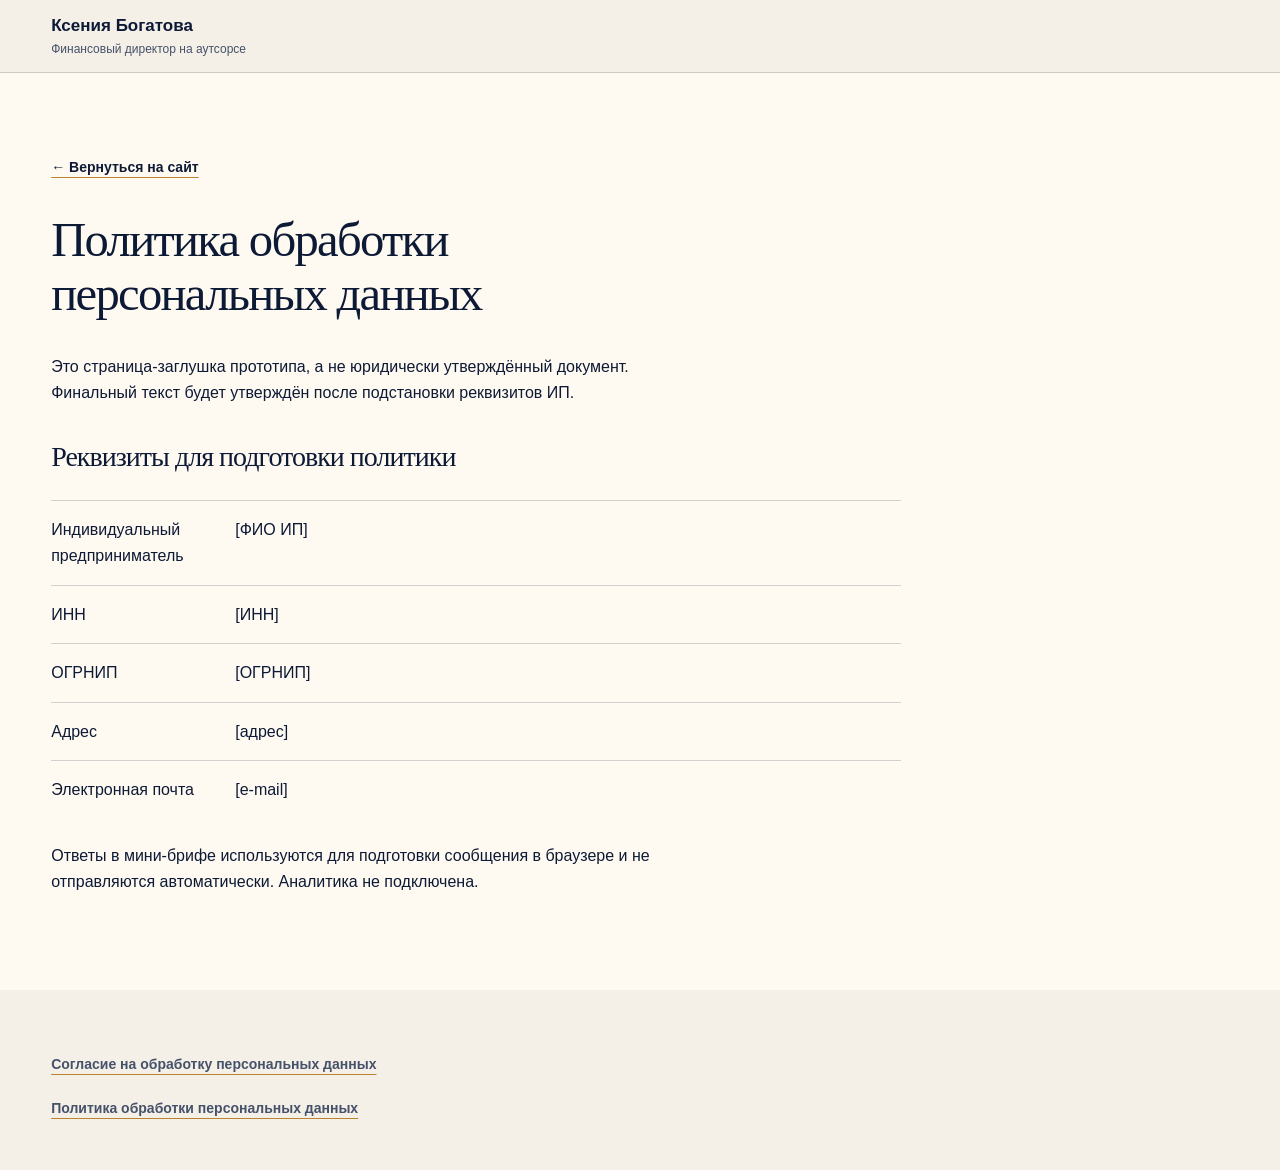
<file: privacy.html>
<!doctype html>
<html lang="ru" class="no-js">
<head>
  <meta charset="utf-8">
  <meta name="viewport" content="width=device-width, initial-scale=1">
  <meta name="robots" content="noindex, nofollow">
  <meta name="theme-color" content="#f4f0e7">
  <meta name="referrer" content="no-referrer">
  <meta http-equiv="Content-Security-Policy" content="default-src 'self'; img-src 'self'; style-src 'self'; script-src 'self'; media-src 'self'; font-src 'self'; connect-src 'none'; object-src 'none'; base-uri 'self'; form-action 'none'">
  <title>Политика обработки персональных данных — Ксения Богатова · прототип</title>
  <link rel="icon" href="assets/img/monogram.svg" type="image/svg+xml">
  <link rel="stylesheet" href="assets/css/site.css">
  <link rel="stylesheet" href="assets/css/system-visual.css">
  <script src="assets/js/config.js" defer></script>
  <script src="assets/js/site.js" defer></script>
</head>
<body>
  <a class="skip-link" href="#main">К содержанию</a>
  <header class="site-header"><div class="container header-inner"><a class="brand" href="index.html#top" aria-label="Ксения Богатова — на первый экран"><span class="brand-copy"><span class="brand-name">Ксения Богатова</span><span class="brand-role">Финансовый директор на аутсорсе</span></span></a></div></header>
  <main class="privacy-main container" id="main" tabindex="-1">
    <a class="text-link" href="index.html#top">← Вернуться на сайт</a>
    <h1>Политика обработки персональных данных</h1>
    <p>Это страница-заглушка прототипа, а не юридически утверждённый документ. Финальный текст будет утверждён после подстановки реквизитов ИП.</p>
    <h2>Реквизиты для подготовки политики</h2>
    <dl class="privacy-data">
      <div><dt>Индивидуальный предприниматель</dt><dd data-legal="legalName">[ФИО ИП]</dd></div>
      <div><dt>ИНН</dt><dd data-legal="inn">[ИНН]</dd></div>
      <div><dt>ОГРНИП</dt><dd data-legal="ogrnip">[ОГРНИП]</dd></div>
      <div><dt>Адрес</dt><dd data-legal="address">[адрес]</dd></div>
      <div><dt>Электронная почта</dt><dd data-legal="email">[e-mail]</dd></div>
    </dl>
    <p>Ответы в мини-брифе используются для подготовки сообщения в браузере и не отправляются автоматически. Аналитика не подключена.</p>
  </main>
  <footer class="site-footer">
    <div class="container">
      <nav class="footer-documents" aria-label="Документы о персональных данных">
        <a class="text-link privacy-link" href="consent.html">Согласие на обработку персональных данных</a>
        <a class="text-link privacy-link" href="privacy.html" aria-current="page">Политика обработки персональных данных</a>
      </nav>
    </div>
  </footer>
</body>
</html>
</file>
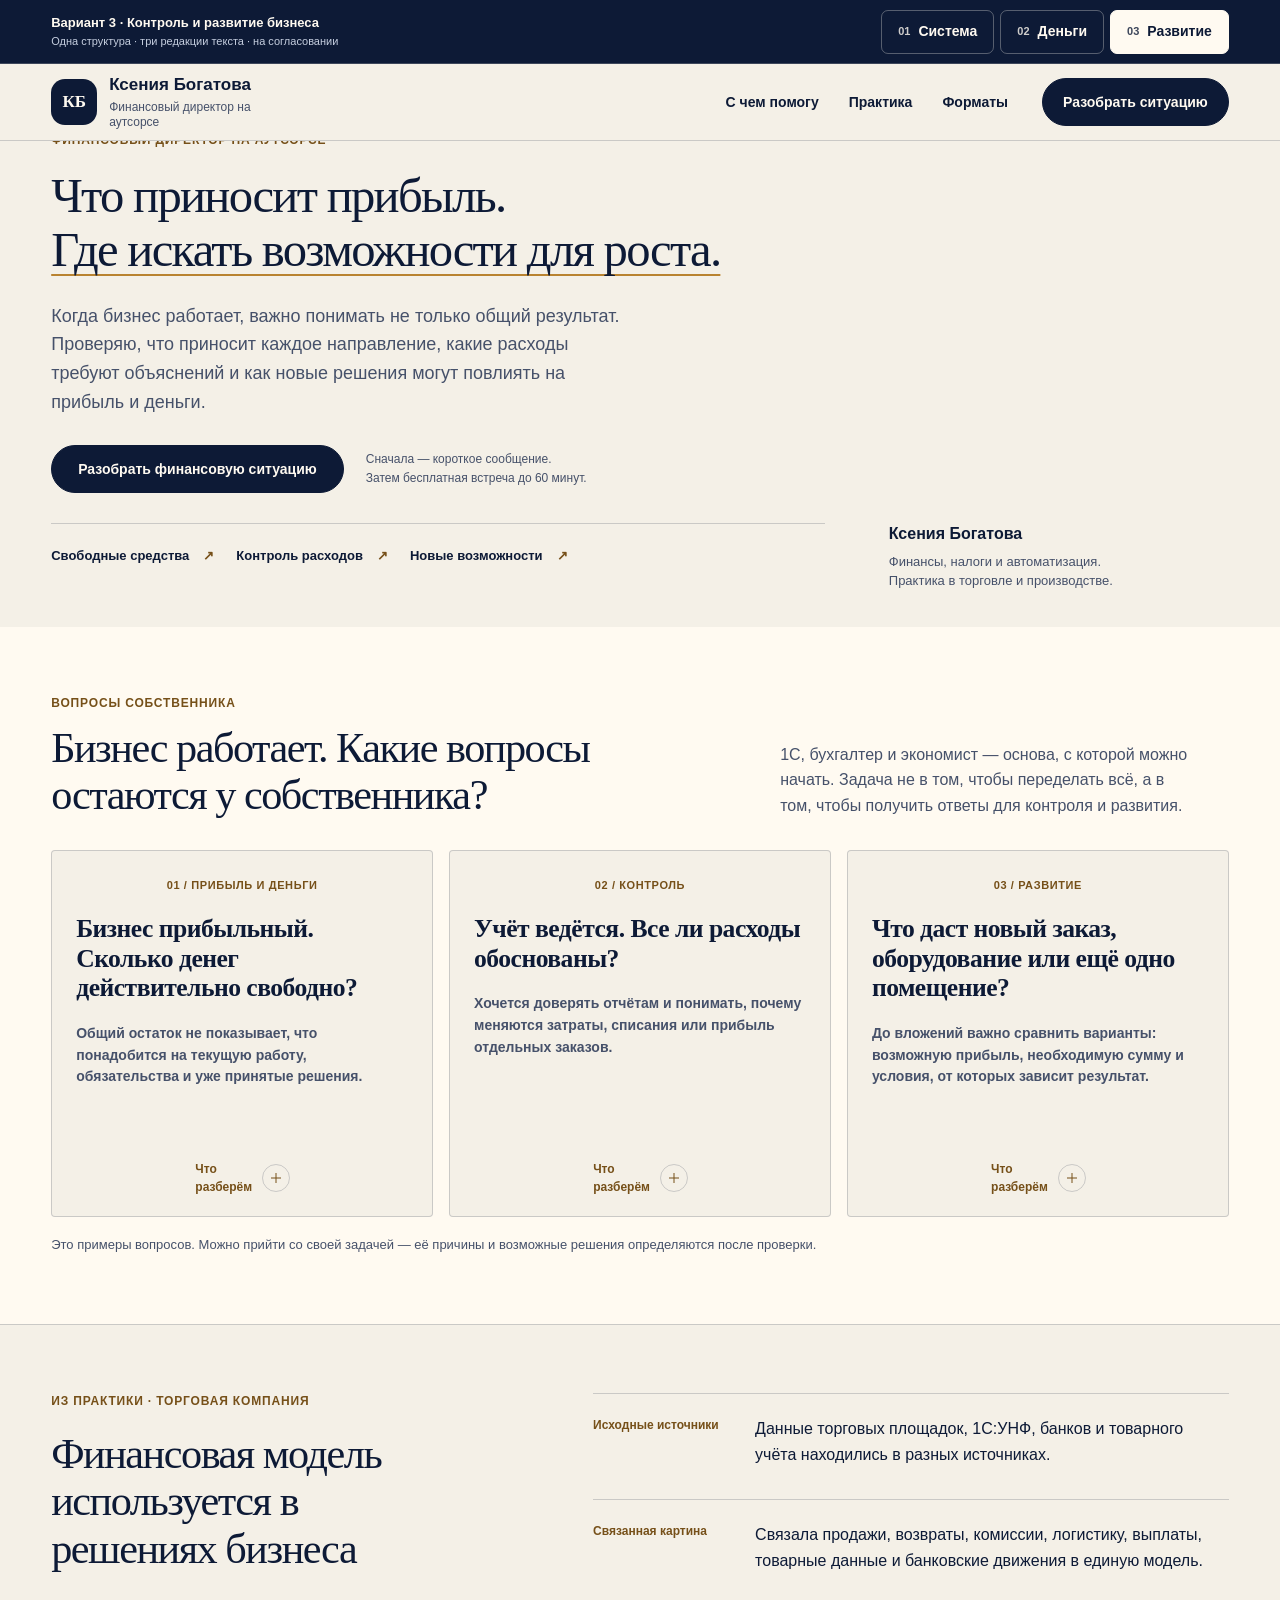
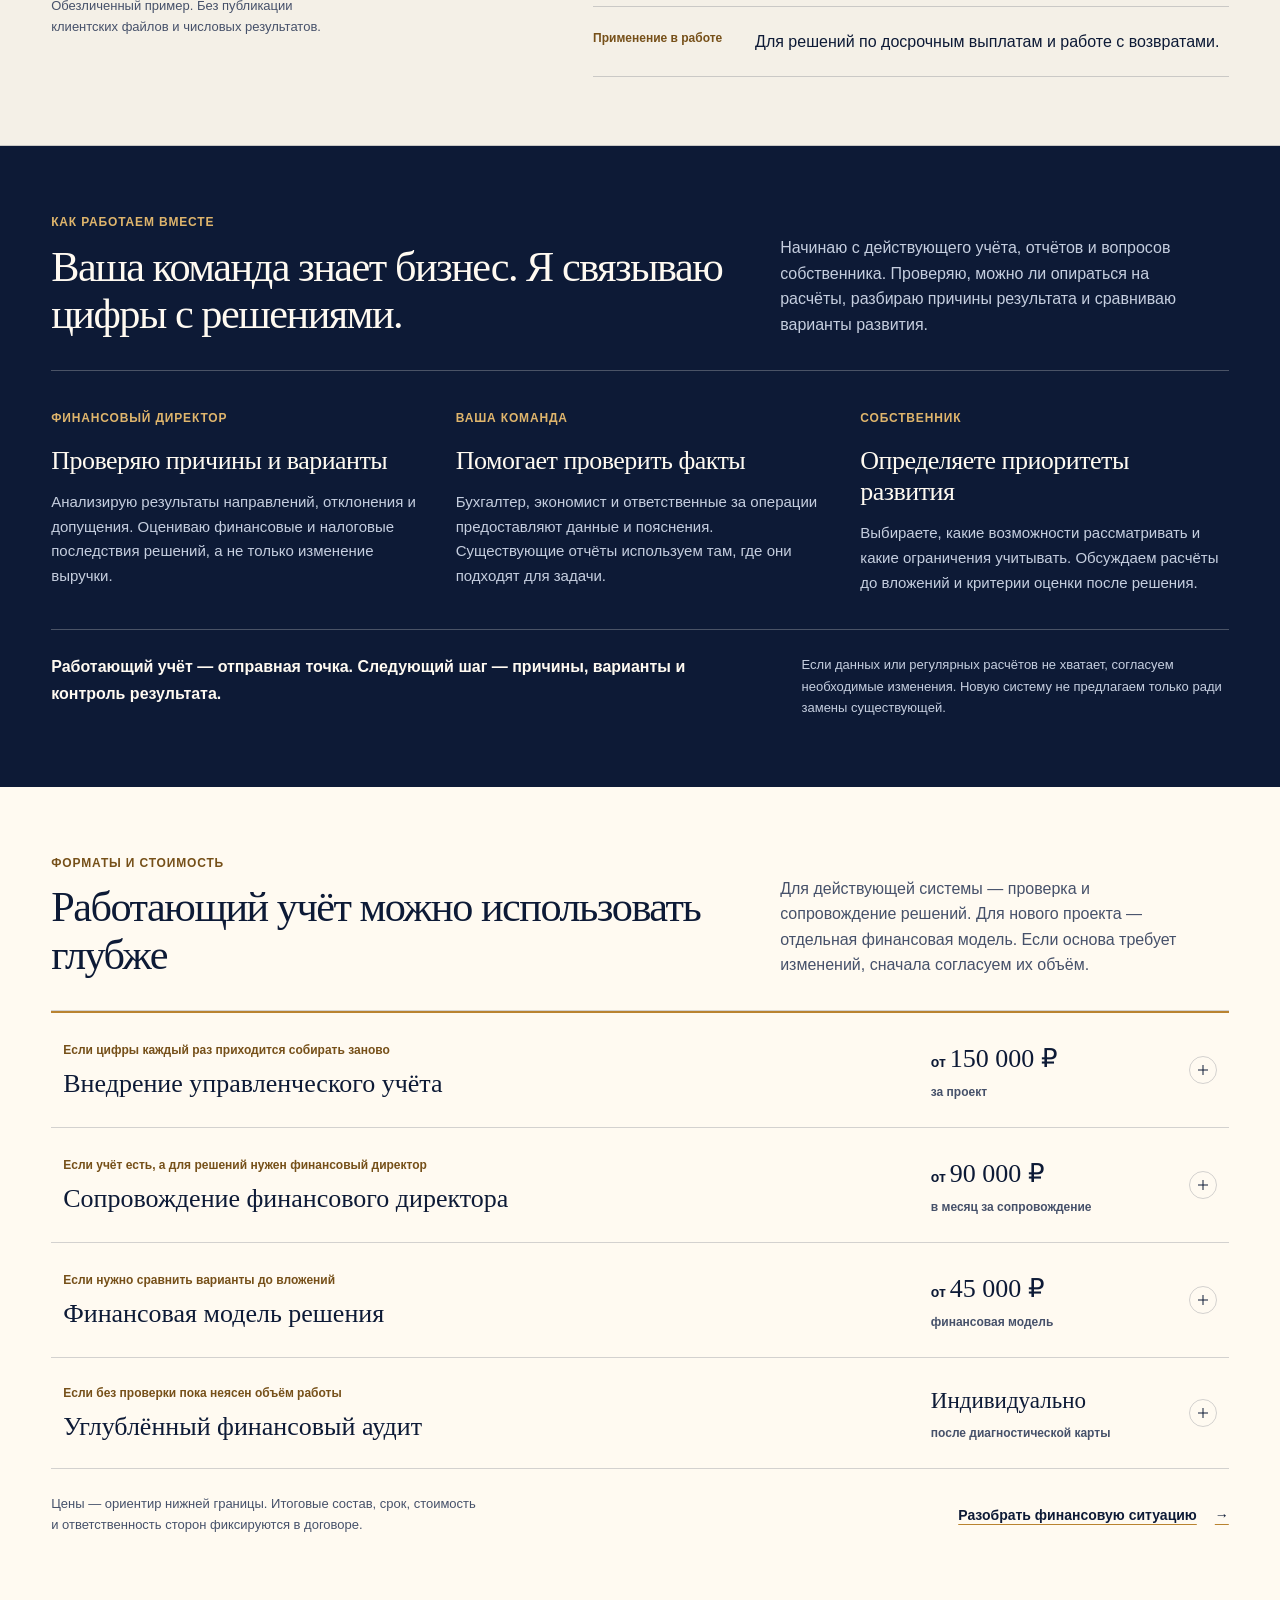
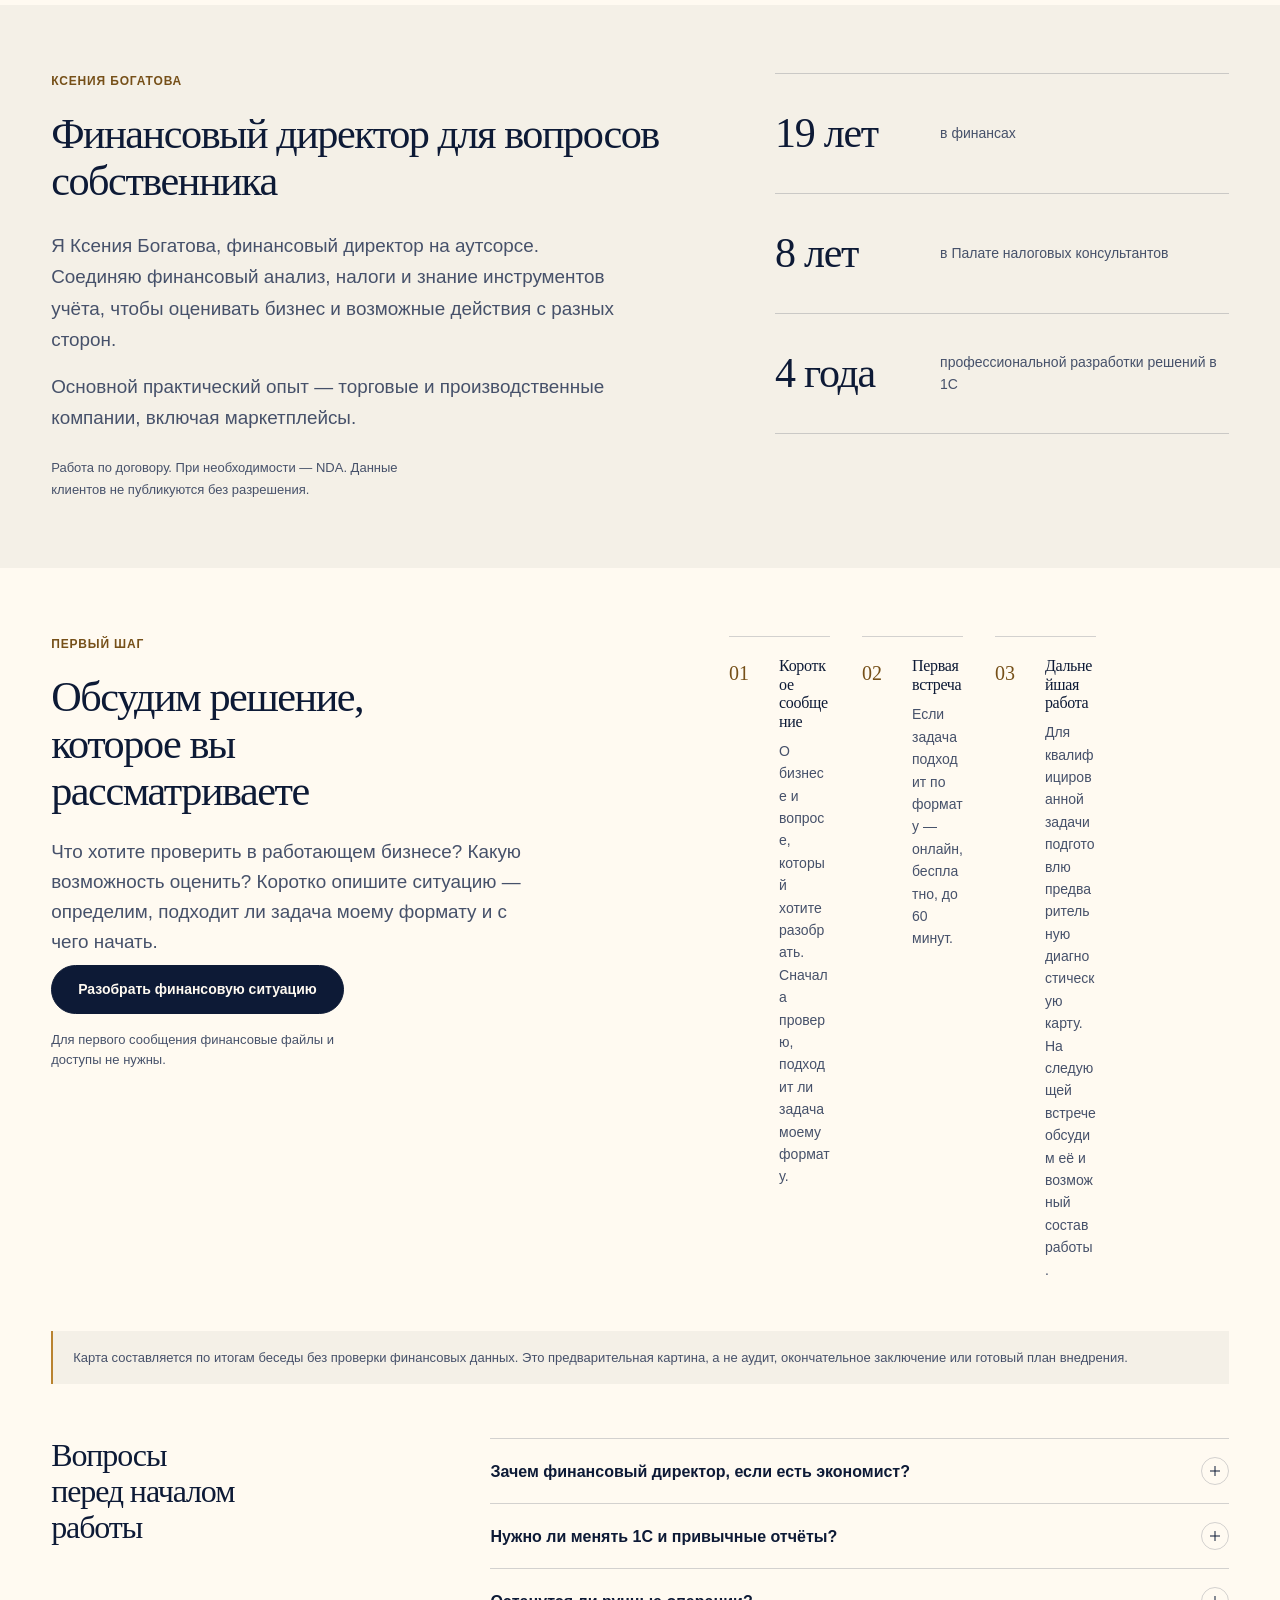
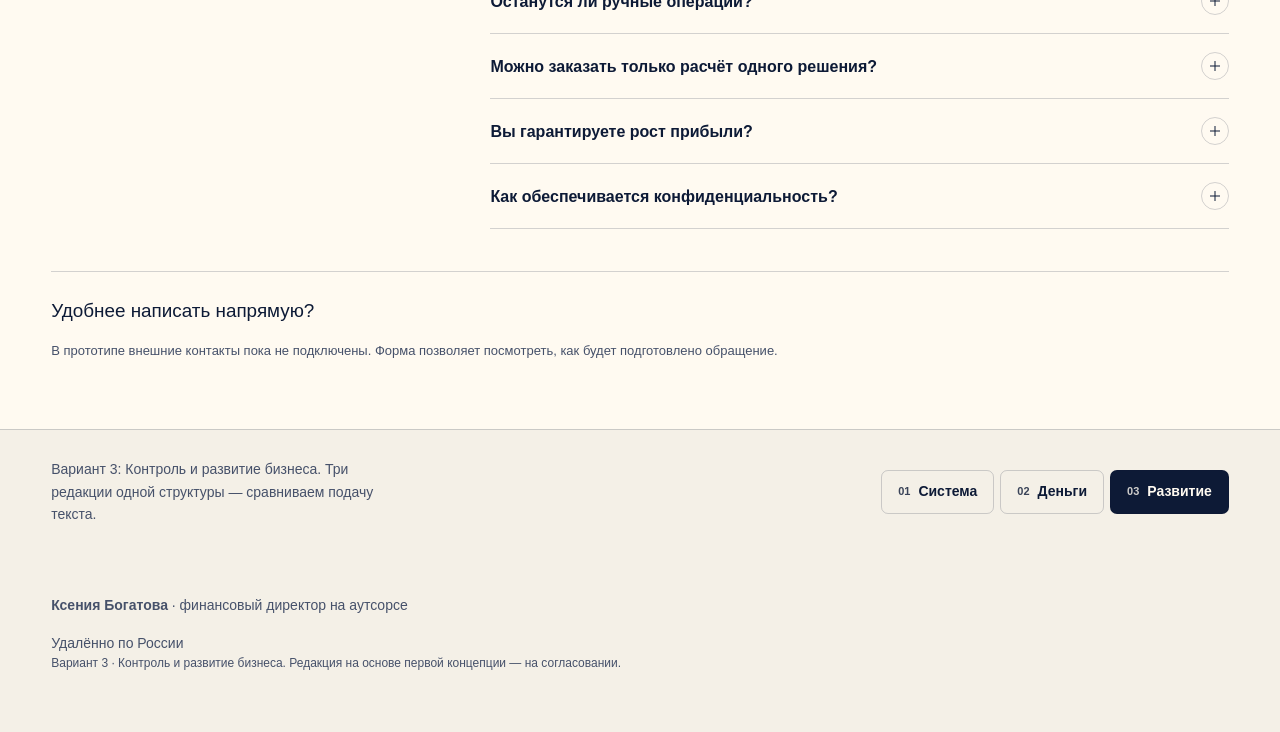
<file: variants/growth.html>
<!doctype html>
<html lang="ru" class="no-js">
<head>
  <meta charset="utf-8">
  <meta name="viewport" content="width=device-width, initial-scale=1, viewport-fit=cover">
  <meta name="robots" content="noindex, nofollow">
  <meta name="theme-color" content="#f4f0e7">
  <meta name="referrer" content="no-referrer">
  <meta http-equiv="Content-Security-Policy" content="default-src 'self'; img-src 'self' data:; style-src 'self'; script-src 'self'; connect-src 'none'; object-src 'none'; media-src 'none'; worker-src 'none'; base-uri 'none'; form-action 'none'">
  <meta name="description" content="Проверка финансовой картины работающего бизнеса, анализ результатов направлений и расчёт новых решений до вложений.">
  <title>Вариант 3 · Контроль и развитие бизнеса — Ксения Богатова</title>
  <link rel="icon" href="data:image/svg+xml,%3Csvg xmlns='http://www.w3.org/2000/svg' viewBox='0 0 64 64'%3E%3Crect width='64' height='64' rx='18' fill='%230d1a36'/%3E%3Ctext x='32' y='40' text-anchor='middle' font-family='Georgia,serif' font-size='23' font-weight='700' fill='%23fffaf1'%3E%D0%9A%D0%91%3C/text%3E%3C/svg%3E">
  <link rel="stylesheet" href="../assets/css/site.css">
  <link rel="stylesheet" href="../assets/css/prototype-v2.css">
  <link rel="stylesheet" href="../assets/css/concept-variants.css">
  <script src="../assets/js/config.js" defer></script>
  <script src="../assets/js/analytics.js" defer></script>
  <script src="../assets/js/site.js" defer></script>
  <script src="../assets/js/concept-variants.js" defer></script>
</head>
<body class="client-first-page concept-variant concept-growth">
  <a class="skip-link" href="#main">К содержанию</a>

  <aside class="concept-review-bar" aria-label="Сравнение текстовых концепций" data-dev-only>
    <div class="container concept-review-inner">
      <div class="concept-review-label"><strong>Вариант 3 · Контроль и развитие бизнеса</strong><span>Одна структура · три редакции текста · на согласовании</span></div>
      <nav class="concept-review-links" aria-label="Варианты текста сайта">
        <a href="system.html" data-variant-link><span aria-hidden="true">01</span>Система</a>
        <a href="money.html" data-variant-link><span aria-hidden="true">02</span>Деньги</a>
        <a href="growth.html" data-variant-link aria-current="page"><span aria-hidden="true">03</span>Развитие</a>
      </nav>
    </div>
  </aside>

  <header class="site-header">
    <div class="container header-inner">
      <a class="brand" href="#top" aria-label="Ксения Богатова — на первый экран">
        <span class="brand-mark" aria-hidden="true">КБ</span>
        <span class="brand-copy">
          <span class="brand-name">Ксения Богатова</span>
          <span class="brand-role">Финансовый директор на аутсорсе</span>
        </span>
      </a>

      <nav class="owner-nav" aria-label="Основная навигация">
        <a href="#questions">С чем помогу</a>
        <a href="#cases">Практика</a>
        <a href="#formats">Форматы</a>
      </nav>

      <details class="mobile-menu">
        <summary aria-label="Меню разделов">Меню <span aria-hidden="true">+</span></summary>
        <nav aria-label="Мобильная навигация">
          <a href="#questions">С чем помогу</a>
          <a href="#cases">Из практики</a>
          <a href="#system">Как работаем вместе</a>
          <a href="#formats">Форматы и стоимость</a>
          <a href="#about">О Ксении</a>
          <a href="#contact">Первый шаг</a>
        </nav>
      </details>

      <a class="button header-cta cta-link" href="#contact" data-open-qualifier data-cta-location="header">
        <span class="header-cta-label">Разобрать ситуацию</span>
        <span class="header-cta-label-mobile">Разобрать</span>
      </a>
    </div>
  </header>

  <main id="main">
    <section class="owner-hero" id="top" aria-labelledby="hero-title">
      <div class="container owner-hero-layout">
        <div class="owner-hero-copy">
          <p class="owner-kicker">Финансовый директор на аутсорсе</p>
          <h1 id="hero-title">Что приносит прибыль.<br> <span>Где искать возможности для роста.</span></h1>
          <p class="owner-lead">Когда бизнес работает, важно понимать не только общий результат. Проверяю, что приносит каждое направление, какие расходы требуют объяснений и как новые решения могут повлиять на прибыль и деньги.</p>
          <div class="owner-hero-action">
            <a class="button cta-link" href="#contact" data-open-qualifier data-cta-location="hero">Разобрать финансовую ситуацию</a>
            <p>Сначала — короткое сообщение.<br> Затем бесплатная встреча до 60 минут.</p>
          </div>
          <nav class="situation-shortcuts" aria-label="Выберите близкую задачу">
            <a href="#situation-cash" data-situation-link="situation-cash"><span>Свободные средства</span><span aria-hidden="true">↗</span></a>
            <a href="#situation-control" data-situation-link="situation-control"><span>Контроль расходов</span><span aria-hidden="true">↗</span></a>
            <a href="#situation-growth" data-situation-link="situation-growth"><span>Новые возможности</span><span aria-hidden="true">↗</span></a>
          </nav>
        </div>
        <figure class="owner-portrait">
          <picture>
            <source media="(max-width: 760px)" type="image/webp" srcset="../assets/ksenia-bogatova-portrait-mobile.webp">
            <source type="image/webp" srcset="../assets/ksenia-bogatova-portrait-desktop.webp">
            <img src="../assets/ksenia-bogatova-portrait-fallback.jpg" alt="Ксения Богатова" width="960" height="1200" decoding="async" fetchpriority="high">
          </picture>
          <figcaption><strong>Ксения Богатова</strong><span>Финансы, налоги и автоматизация.<br>Практика в торговле и производстве.</span></figcaption>
        </figure>
      </div>
    </section>

    <section class="owner-section situations-section" id="questions" aria-labelledby="questions-title">
      <div class="container">
        <header class="owner-heading">
          <div><p class="owner-kicker">Вопросы собственника</p><h2 id="questions-title">Бизнес работает. Какие вопросы остаются у собственника?</h2></div>
          <p>1С, бухгалтер и экономист — основа, с которой можно начать. Задача не в том, чтобы переделать всё, а в том, чтобы получить ответы для контроля и развития.</p>
        </header>
        <div class="situation-grid">
          <details class="situation-card" id="situation-cash" name="owner-situation">
            <summary>
              <span class="situation-number">01 / Прибыль и деньги</span>
              <span class="situation-title">Бизнес прибыльный. Сколько денег действительно свободно?</span>
              <span class="situation-intro">Общий остаток не показывает, что понадобится на текущую работу, обязательства и уже принятые решения.</span>
              <span class="situation-more">Что разберём <span class="details-mark" aria-hidden="true"></span></span>
            </summary>
            <div class="situation-body">
              <ul>
                <li>Разберём результат каждого направления и связанные с ним деньги.</li>
                <li>Проверим предстоящие платежи, запасы и расчёты с клиентами.</li>
                <li>Оценим, какие средства можно направить собственнику или в новые проекты.</li>
              </ul>
              <p>Перевод денег между направлениями не должен скрывать их фактический результат. Правила расчёта согласуем отдельно.</p>
              <a class="owner-text-link" href="#contact" data-open-qualifier data-cta-location="questions" data-topic="cash">Разобрать финансовую ситуацию <span aria-hidden="true">→</span></a>
            </div>
          </details>
          <details class="situation-card" id="situation-control" name="owner-situation">
            <summary>
              <span class="situation-number">02 / Контроль</span>
              <span class="situation-title">Учёт ведётся. Все ли расходы обоснованы?</span>
              <span class="situation-intro">Хочется доверять отчётам и понимать, почему меняются затраты, списания или прибыль отдельных заказов.</span>
              <span class="situation-more">Что разберём <span class="details-mark" aria-hidden="true"></span></span>
            </summary>
            <div class="situation-body">
              <ul>
                <li>Проверим, как учитываются выручка, себестоимость и общие расходы.</li>
                <li>Сопоставим закупки, списания, продажи и платежи; разберём отклонения.</li>
                <li>Определим, какие данные и пояснения нужны для регулярного контроля.</li>
              </ul>
              <p>Ошибки, перерасход и хищения — разные причины. Финансовый анализ не является гарантией обнаружения хищений.</p>
              <a class="owner-text-link" href="#contact" data-open-qualifier data-cta-location="questions" data-topic="control">Разобрать финансовую ситуацию <span aria-hidden="true">→</span></a>
            </div>
          </details>
          <details class="situation-card" id="situation-growth" name="owner-situation">
            <summary>
              <span class="situation-number">03 / Развитие</span>
              <span class="situation-title">Что даст новый заказ, оборудование или ещё одно помещение?</span>
              <span class="situation-intro">До вложений важно сравнить варианты: возможную прибыль, необходимую сумму и условия, от которых зависит результат.</span>
              <span class="situation-more">Что разберём <span class="details-mark" aria-hidden="true"></span></span>
            </summary>
            <div class="situation-body">
              <ul>
                <li>Рассчитаем вложения, текущие расходы и потребность в деньгах.</li>
                <li>Сравним сценарии при разных объёмах, ценах и сроках.</li>
                <li>Определим, по каким показателям оценивать решение после запуска.</li>
              </ul>
              <p>Расчёт — основа для выбора, а не обещание окупаемости или роста прибыли.</p>
              <a class="owner-text-link" href="#contact" data-open-qualifier data-cta-location="questions" data-topic="growth">Разобрать финансовую ситуацию <span aria-hidden="true">→</span></a>
            </div>
          </details>
        </div>
        <p class="owner-small situations-note">Это примеры вопросов. Можно прийти со своей задачей — её причины и возможные решения определяются после проверки.</p>
      </div>
    </section>

    <section class="owner-section owner-practice" id="cases" aria-labelledby="cases-title">
      <div class="container practice-layout" id="case-trade">
        <header>
          <p class="owner-kicker">Из практики · торговая компания</p>
          <h2 id="cases-title">Финансовая модель используется в решениях бизнеса</h2>
          <p class="owner-small">Обезличенный пример. Без публикации клиентских файлов и числовых результатов.</p>
        </header>
        <ol class="practice-story">
          <li><span>Исходные источники</span><p>Данные торговых площадок, 1С:УНФ, банков и товарного учёта находились в разных источниках.</p></li>
          <li><span>Связанная картина</span><p>Связала продажи, возвраты, комиссии, логистику, выплаты, товарные данные и банковские движения в единую модель.</p></li>
          <li><span>Применение в работе</span><p>Для решений по досрочным выплатам и работе с возвратами.</p></li>
        </ol>
      </div>
    </section>

    <section class="owner-section owner-work" id="system" aria-labelledby="system-title">
      <div class="container">
        <header class="owner-heading">
          <div><p class="owner-kicker">Как работаем вместе</p><h2 id="system-title">Ваша команда знает бизнес. Я связываю цифры с решениями.</h2></div>
          <p>Начинаю с действующего учёта, отчётов и вопросов собственника. Проверяю, можно ли опираться на расчёты, разбираю причины результата и сравниваю варианты развития.</p>
        </header>
        <div class="responsibility-grid">
          <article><span class="owner-kicker">Финансовый директор</span><h3>Проверяю причины и варианты</h3><p>Анализирую результаты направлений, отклонения и допущения. Оцениваю финансовые и налоговые последствия решений, а не только изменение выручки.</p></article>
          <article><span class="owner-kicker">Ваша команда</span><h3>Помогает проверить факты</h3><p>Бухгалтер, экономист и ответственные за операции предоставляют данные и пояснения. Существующие отчёты используем там, где они подходят для задачи.</p></article>
          <article><span class="owner-kicker">Собственник</span><h3>Определяете приоритеты развития</h3><p>Выбираете, какие возможности рассматривать и какие ограничения учитывать. Обсуждаем расчёты до вложений и критерии оценки после решения.</p></article>
        </div>
        <div class="work-result" id="results"><p><strong>Работающий учёт — отправная точка. Следующий шаг — причины, варианты и контроль результата.</strong></p><p>Если данных или регулярных расчётов не хватает, согласуем необходимые изменения. Новую систему не предлагаем только ради замены существующей.</p></div>
      </div>
    </section>

    <section class="owner-section owner-formats" id="formats" aria-labelledby="formats-title">
      <div class="container">
        <header class="owner-heading">
          <div><p class="owner-kicker">Форматы и стоимость</p><h2 id="formats-title">Работающий учёт можно использовать глубже</h2></div>
          <p>Для действующей системы — проверка и сопровождение решений. Для нового проекта — отдельная финансовая модель. Если основа требует изменений, сначала согласуем их объём.</p>
        </header>
        <div class="service-list">
          <details class="service-item service-item-primary">
            <summary><span class="service-copy"><small>Если цифры каждый раз приходится собирать заново</small><strong>Внедрение управленческого учёта</strong></span><span class="service-price">от <b>150&nbsp;000&nbsp;₽</b><small>за проект</small></span><span class="details-mark" aria-hidden="true"></span></summary>
            <div class="service-body"><p>Внедрение автоматизированного управленческого учёта: согласуем, что считать, свяжем источники, настроим регулярную работу и обучим ответственного сотрудника.</p><p class="owner-small">Нижний ориентир: одна компания, ограниченный набор источников, базовые отчёты, согласованный объём автоматизации и один месяц сопровождения после запуска в объёме договора.</p></div>
          </details>
          <details class="service-item">
            <summary><span class="service-copy"><small>Если учёт есть, а для решений нужен финансовый директор</small><strong>Сопровождение финансового директора</strong></span><span class="service-price">от <b>90&nbsp;000&nbsp;₽</b><small>в месяц за сопровождение</small></span><span class="details-mark" aria-hidden="true"></span></summary>
            <div class="service-body"><p>Сначала проверяю качество данных, правила расчёта и пригодность отчётов для ваших задач. Затем — регулярная работа финансового директора с причинами результата и новыми решениями.</p><p class="owner-small">Цена относится к регулярному сопровождению. Состав предварительной проверки и дальнейшей работы согласуем до начала.</p></div>
          </details>
          <details class="service-item">
            <summary><span class="service-copy"><small>Если нужно сравнить варианты до вложений</small><strong>Финансовая модель решения</strong></span><span class="service-price">от <b>45&nbsp;000&nbsp;₽</b><small>финансовая модель</small></span><span class="details-mark" aria-hidden="true"></span></summary>
            <div class="service-body"><p>Сравним варианты по прибыли, необходимым деньгам и условиям, от которых зависит результат. Расчёт нового проекта — это сценарий, а не факт будущего заработка.</p></div>
          </details>
          <details class="service-item">
            <summary><span class="service-copy"><small>Если без проверки пока неясен объём работы</small><strong>Углублённый финансовый аудит</strong></span><span class="service-price service-price-individual"><b>Индивидуально</b><small>после диагностической карты</small></span><span class="details-mark" aria-hidden="true"></span></summary>
            <div class="service-body"><p>Определим, какие данные и расчёты требуют проверки. Состав, стоимость и границы аудита согласуем до начала платной работы.</p></div>
          </details>
        </div>
        <div class="owner-section-end"><p class="owner-small">Цены — ориентир нижней границы. Итоговые состав, срок, стоимость и ответственность сторон фиксируются в договоре.</p><a class="owner-text-link" href="#contact" data-open-qualifier data-cta-location="formats">Разобрать финансовую ситуацию <span aria-hidden="true">→</span></a></div>
      </div>
    </section>

    <section class="owner-section owner-about" id="about" aria-labelledby="about-title">
      <div class="container about-owner-layout">
        <div><p class="owner-kicker">Ксения Богатова</p><h2 id="about-title">Финансовый директор для вопросов собственника</h2><p>Я Ксения Богатова, финансовый директор на аутсорсе. Соединяю финансовый анализ, налоги и знание инструментов учёта, чтобы оценивать бизнес и возможные действия с разных сторон.</p><p>Основной практический опыт — торговые и производственные компании, включая маркетплейсы.</p><p class="owner-small">Работа по договору. При необходимости — NDA. Данные клиентов не публикуются без разрешения.</p></div>
        <dl class="owner-experience"><div><dt>19 лет</dt><dd>в финансах</dd></div><div><dt>8 лет</dt><dd>в Палате налоговых консультантов</dd></div><div><dt>4 года</dt><dd>профессиональной разработки решений в 1С</dd></div></dl>
      </div>
    </section>

    <section class="owner-section owner-contact" id="contact" aria-labelledby="contact-title">
      <div class="container">
        <div class="owner-contact-start">
          <div><p class="owner-kicker">Первый шаг</p><h2 id="contact-title">Обсудим решение, которое вы рассматриваете</h2><p>Что хотите проверить в работающем бизнесе? Какую возможность оценить? Коротко опишите ситуацию — определим, подходит ли задача моему формату и с чего начать.</p><a class="button cta-link" href="#contact" data-open-qualifier data-cta-location="final">Разобрать финансовую ситуацию</a><p class="owner-small">Для первого сообщения финансовые файлы и доступы не нужны.</p></div>
          <ol class="contact-steps"><li><span>01</span><div><h3>Короткое сообщение</h3><p>О бизнесе и вопросе, который хотите разобрать. Сначала проверю, подходит ли задача моему формату.</p></div></li><li><span>02</span><div><h3>Первая встреча</h3><p>Если задача подходит по формату — онлайн, бесплатно, до 60 минут.</p></div></li><li><span>03</span><div><h3>Дальнейшая работа</h3><p>Для квалифицированной задачи подготовлю предварительную диагностическую карту. На следующей встрече обсудим её и возможный состав работы.</p></div></li></ol>
        </div>
        <p class="owner-diagnostic-note">Карта составляется по итогам беседы без проверки финансовых данных. Это предварительная картина, а не аудит, окончательное заключение или готовый план внедрения.</p>
        <div class="owner-faq">
          <h2>Вопросы перед началом работы</h2>
          <div class="faq-list">
            <details data-faq-id="concept-faq-1"><summary>Зачем финансовый директор, если есть экономист?<span class="details-mark" aria-hidden="true"></span></summary><p>Начнём с вопросов, на которые вам сейчас не хватает ответа. Посмотрим, какие расчёты уже выполняет экономист, что подтверждено данными и где требуется дополнительный анализ. Дублировать работу команды ради новых отчётов не нужно.</p></details>
            <details data-faq-id="concept-faq-2"><summary>Нужно ли менять 1С и привычные отчёты?<span class="details-mark" aria-hidden="true"></span></summary><p>Не обязательно. Сначала проверяю, можно ли решить задачу существующими инструментами. Изменения предлагаем там, где они нужны для качества данных и регулярной работы.</p></details>
            <details data-faq-id="concept-faq-3"><summary>Останутся ли ручные операции?<span class="details-mark" aria-hidden="true"></span></summary><p>Да. Можно автоматизировать согласованную повторяемую часть: получение данных, обработку, расчёты и сверки. Исключения, пояснения и контроль требуют участия людей. Ответственных определяем до начала.</p></details>
            <details data-faq-id="concept-faq-4"><summary>Можно заказать только расчёт одного решения?<span class="details-mark" aria-hidden="true"></span></summary><p>Да, для отдельного вопроса предусмотрена финансовая модель. Если расчёт зависит от недостоверных данных действующего бизнеса, сначала нужно определить, что проверить.</p></details>
            <details data-faq-id="concept-faq-5"><summary>Вы гарантируете рост прибыли?<span class="details-mark" aria-hidden="true"></span></summary><p>Нет. Я отвечаю за согласованный анализ, расчёты и свою работу с решениями. Результат зависит также от исходных данных, действий собственника и команды, рынка и других внешних условий.</p></details>
            <details data-faq-id="concept-faq-6"><summary>Как обеспечивается конфиденциальность?<span class="details-mark" aria-hidden="true"></span></summary><p>Доступы, способы передачи информации и ответственность закрепляются в договоре. При необходимости заключается NDA. Клиентские данные не публикуются без разрешения; для первого сообщения файлы и доступы не нужны.</p></details>
          </div>
        </div>
        <div class="owner-direct-contacts"><p>Удобнее написать напрямую?</p><a class="owner-text-link contact-link" data-direct-max hidden target="_blank" rel="noopener noreferrer">Открыть MAX <span aria-hidden="true">↗</span></a><a class="owner-text-link contact-link" data-direct-email hidden>Написать по e-mail <span aria-hidden="true">↗</span></a><p class="owner-small" data-contact-unavailable data-dev-only>В прототипе внешние контакты пока не подключены. Форма позволяет посмотреть, как будет подготовлено обращение.</p><noscript><p class="owner-small">JavaScript отключён. Прямые контакты будут доступны после добавления подтверждённых MAX и e-mail.</p></noscript></div>
      </div>
    </section>
  </main>

  <aside class="concept-comparison-end" aria-label="Сравнение вариантов" data-dev-only>
    <div class="container">
      <p>Вариант 3: Контроль и развитие бизнеса. Три редакции одной структуры — сравниваем подачу текста.</p>
      <nav class="concept-review-links" aria-label="Сравнить варианты с начала">
        <a href="system.html" data-variant-link data-compare-from-top="true"><span aria-hidden="true">01</span>Система</a>
        <a href="money.html" data-variant-link data-compare-from-top="true"><span aria-hidden="true">02</span>Деньги</a>
        <a href="growth.html" data-variant-link data-compare-from-top="true" aria-current="page"><span aria-hidden="true">03</span>Развитие</a>
      </nav>
    </div>
  </aside>

  <footer class="site-footer">
    <div class="container">
      <p><strong>Ксения Богатова</strong> · финансовый директор на аутсорсе</p>
      <p>Удалённо по России</p>
    </div>
    <p class="container prototype-review-note" data-dev-only>Вариант 3 · Контроль и развитие бизнеса. Редакция на основе первой концепции — на согласовании.</p>
  </footer>

  <dialog class="qualifier-dialog" id="qualifier-dialog" aria-labelledby="qualifier-title" aria-describedby="qualifier-description qualifier-warning">
    <div class="qualifier-dialog-inner">
      <button class="dialog-close" type="button" data-close-qualifier aria-label="Закрыть форму">
        <span aria-hidden="true">×</span>
      </button>

      <div data-qualifier-form-view>
        <p class="dialog-kicker">Первый шаг</p>
        <h2 id="qualifier-title" tabindex="-1">Разбор финансовой ситуации</h2>
        <p id="qualifier-description">Достаточно двух коротких ответов. Сначала вы увидите готовый текст — ничего не отправляется автоматически.</p>
        <p class="selected-topic" data-selected-topic hidden></p>

        <form class="qualifier-form" id="qualifier-form" novalidate>
          <div class="form-field">
            <label for="business-model">Чем занимается ваш бизнес? <span class="required-mark">обязательно</span></label>
            <textarea id="business-model" name="business" maxlength="250" rows="2" required placeholder="Например: производство мебели, аренда." aria-describedby="business-hint business-error"></textarea>
            <p class="field-hint" id="business-hint">До 250 символов.</p>
            <p class="field-error" id="business-error" hidden>Опишите сферу и модель бизнеса.</p>
          </div>

          <div class="form-field">
            <label for="financial-question">Что хотите понять или изменить? <span class="required-mark">обязательно</span></label>
            <textarea id="financial-question" name="question" maxlength="700" rows="3" required placeholder="Например: сколько могу забирать себе, почему выросли расходы или стоит ли покупать оборудование." aria-describedby="question-hint question-error"></textarea>
            <p class="field-hint" id="question-hint">До 700 символов.</p>
            <p class="field-error" id="question-error" hidden>Сформулируйте вопрос или решение, которое нужно разобрать.</p>
          </div>

          <details class="brief-extras">
            <summary>Добавить детали <span>необязательно</span></summary>
            <div class="form-field">
              <label for="data-sources">Где сейчас ведёте учёт?</label>
              <textarea id="data-sources" name="dataSources" maxlength="300" rows="2" placeholder="1С, таблицы, отчёты площадок — или пока не знаю" aria-describedby="data-sources-hint data-sources-error"></textarea>
              <p class="field-hint" id="data-sources-hint">До 300 символов.</p>
              <p class="field-error" id="data-sources-error" hidden>Укажите, где сейчас находятся данные.</p>
            </div>

            <div class="form-field">
              <label for="business-scale">Количество компаний, направлений или каналов <span class="optional-mark">необязательно</span></label>
              <input id="business-scale" name="scale" type="text" maxlength="180">
            </div>

            <div class="form-field">
              <label for="decision-deadline">Когда требуется принять решение <span class="optional-mark">необязательно</span></label>
              <input id="decision-deadline" name="deadline" type="text" maxlength="120" placeholder="Например: в течение месяца">
            </div>
          </details>

          <p class="qualifier-warning" id="qualifier-warning">Не указывайте пароли, доступы и персональные данные сотрудников. Финансовые файлы сейчас не нужны.</p>
          <p class="form-status" data-form-status aria-live="polite"></p>

          <div class="dialog-actions">
            <button class="button" type="submit">Подготовить сообщение</button>
            <button class="text-button" type="button" data-close-qualifier>Отменить</button>
          </div>
        </form>
      </div>

      <div class="qualifier-confirmation" data-qualifier-confirmation hidden aria-live="polite">
        <p class="dialog-kicker">Ещё не отправлено</p>
        <h2 id="qualifier-confirmation-title" tabindex="-1">Проверьте подготовленное обращение</h2>
        <p data-copy-status></p>

        <div class="form-field">
          <label for="message-preview">Подготовленное сообщение</label>
          <textarea id="message-preview" data-message-preview rows="11" readonly></textarea>
        </div>

        <p class="development-warning" data-config-warning data-dev-only hidden>Внешний переход заблокирован: подтверждённые MAX и e-mail не добавлены в конфигурацию.</p>

        <div class="confirmation-actions">
          <a class="button" data-open-max hidden target="_blank" rel="noopener noreferrer">Открыть MAX</a>
          <button class="button" type="button" data-max-unavailable disabled>Открыть MAX</button>
          <button class="button button-secondary" type="button" data-copy-again>Скопировать сообщение</button>
          <a class="text-button confirmation-link" data-send-email hidden>Отправить по e-mail</a>
          <button class="text-button" type="button" data-email-unavailable disabled>Отправить по e-mail</button>
          <button class="text-button" type="button" data-edit-qualifier>Изменить ответы</button>
        </div>
      </div>
    </div>
  </dialog>
</body>
</html>
</file>
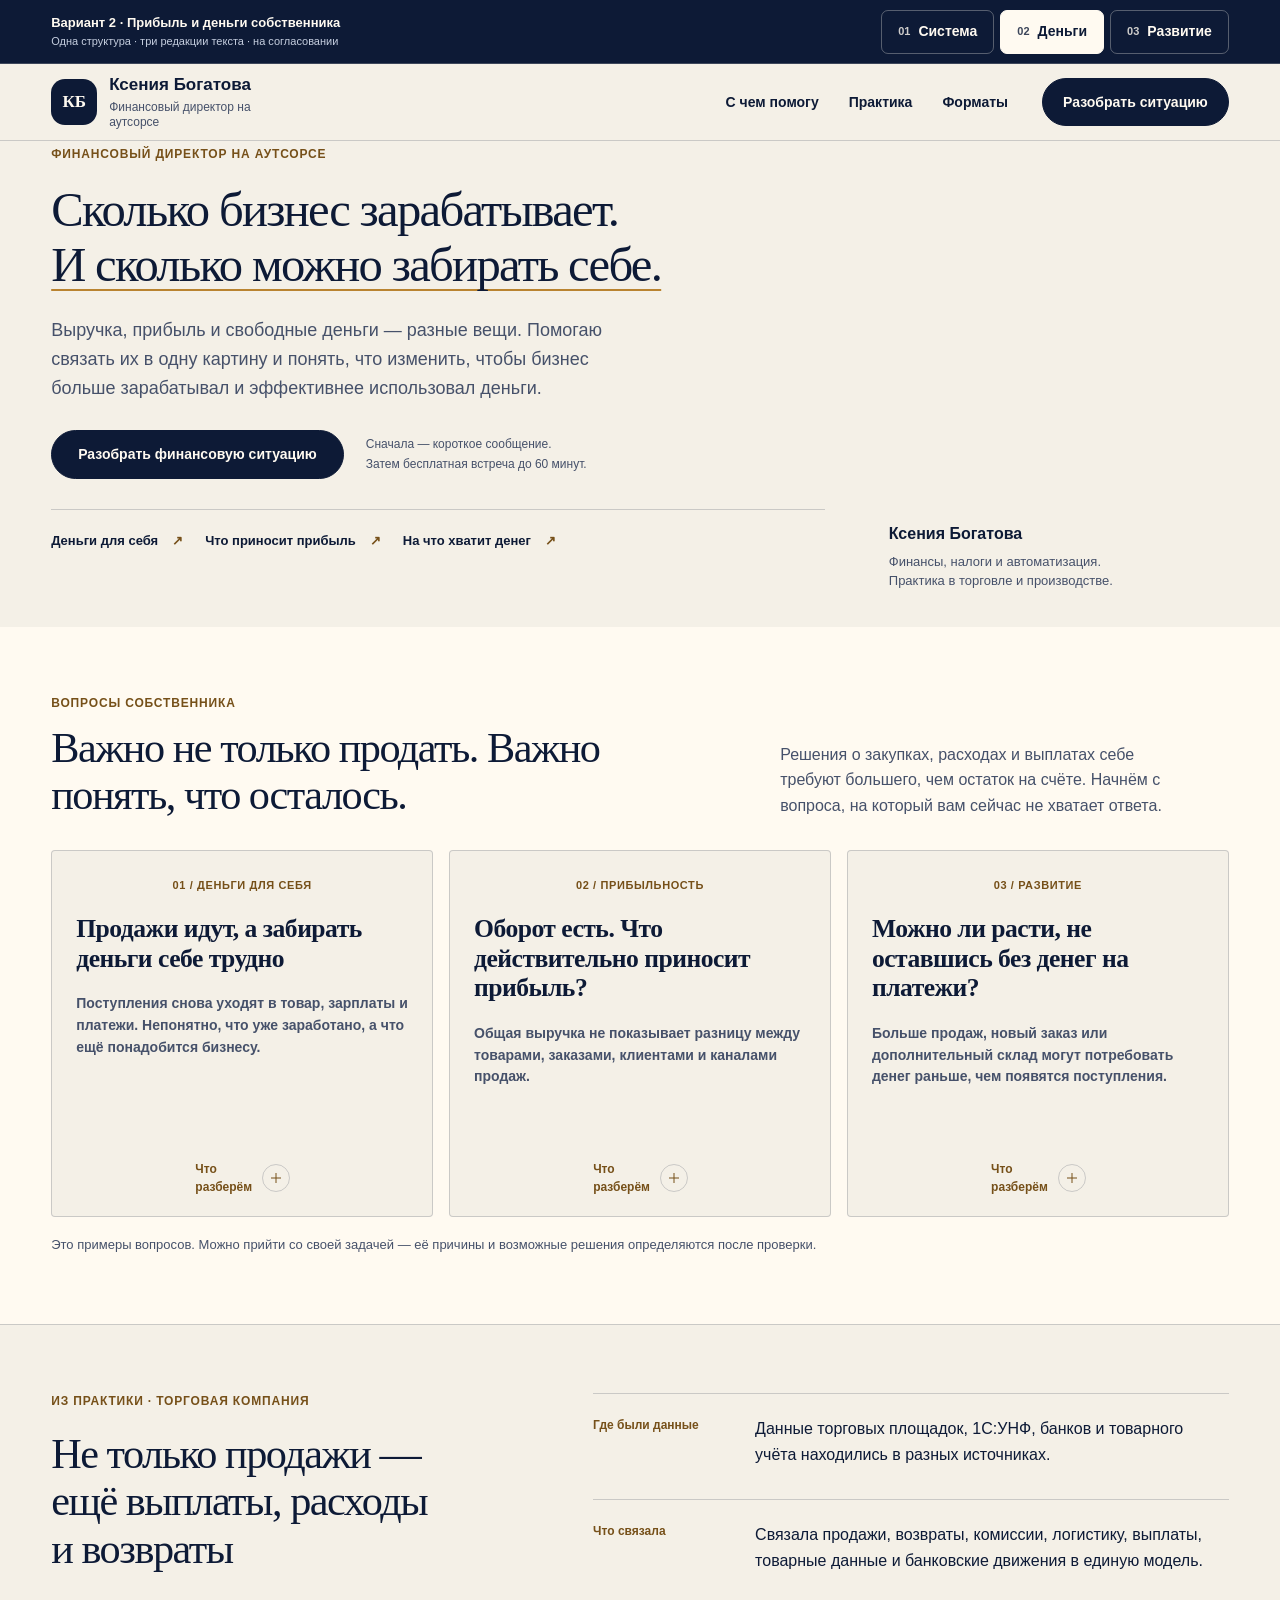
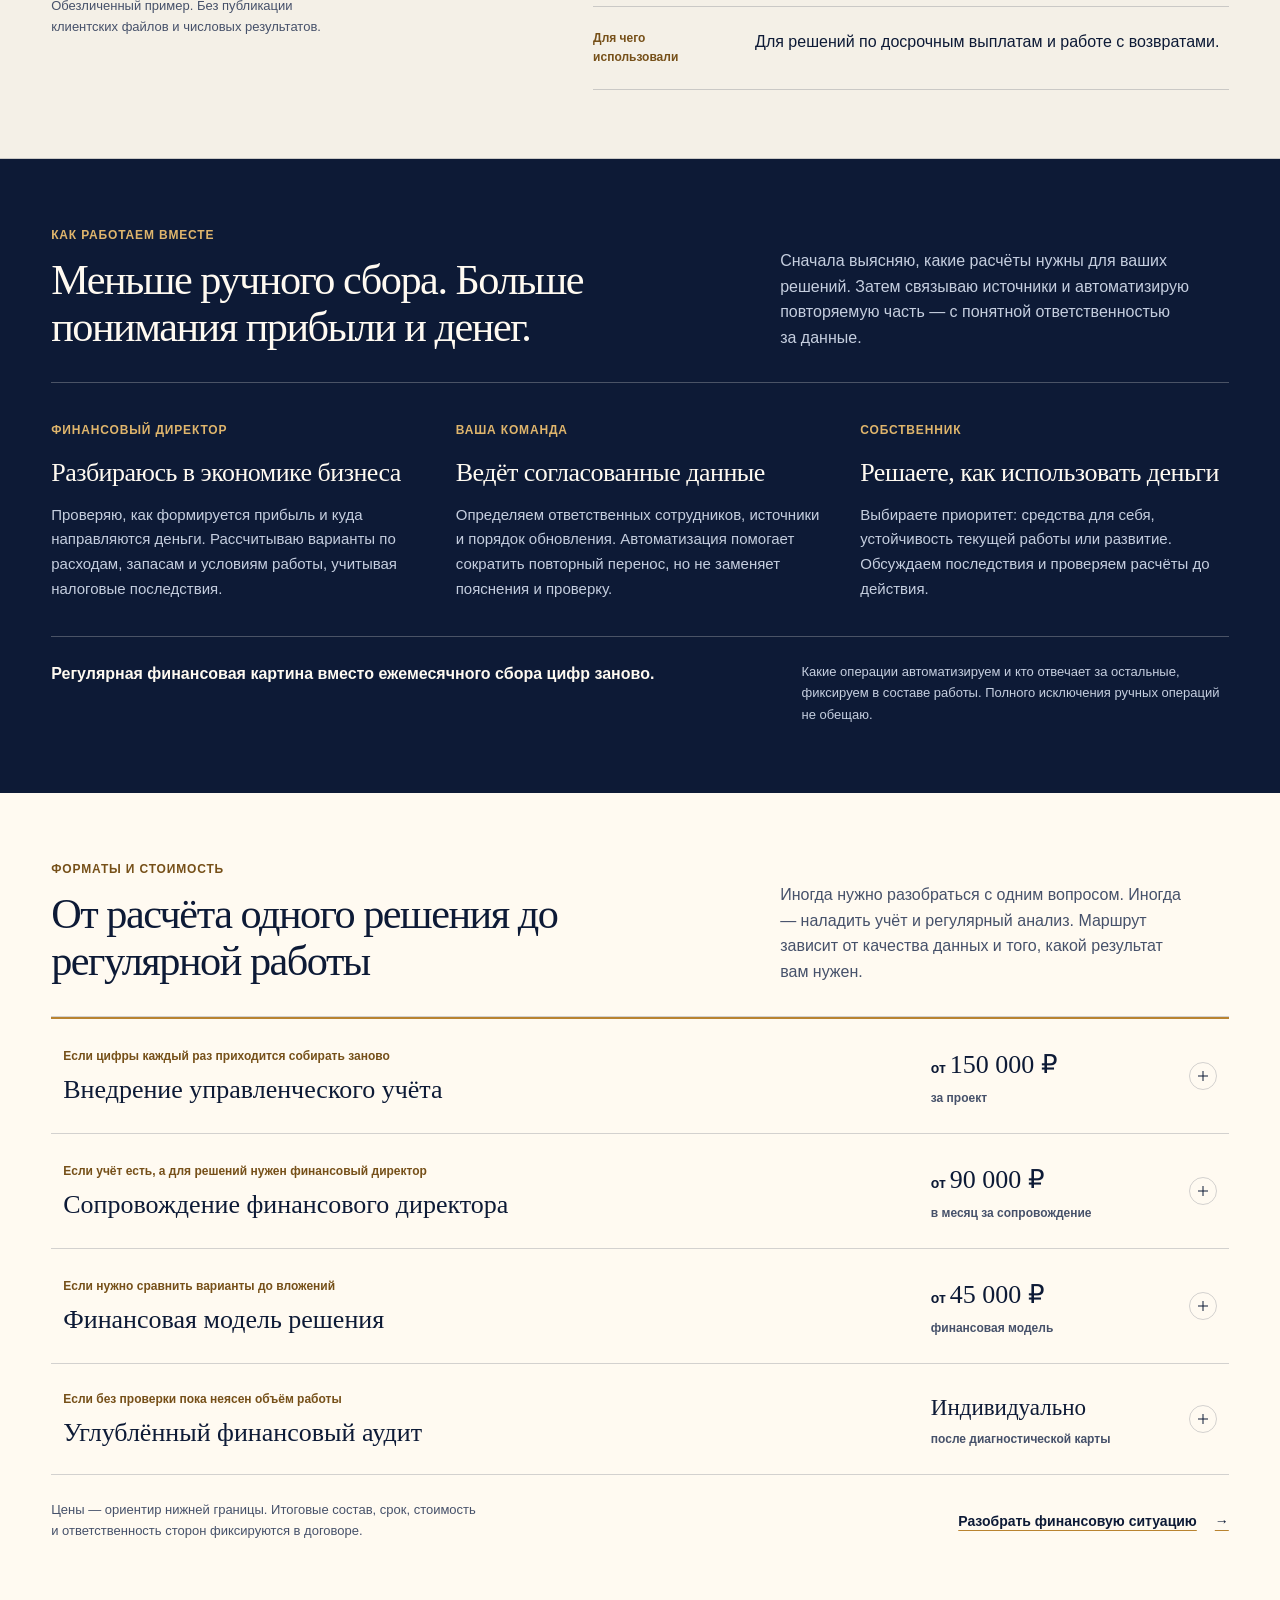
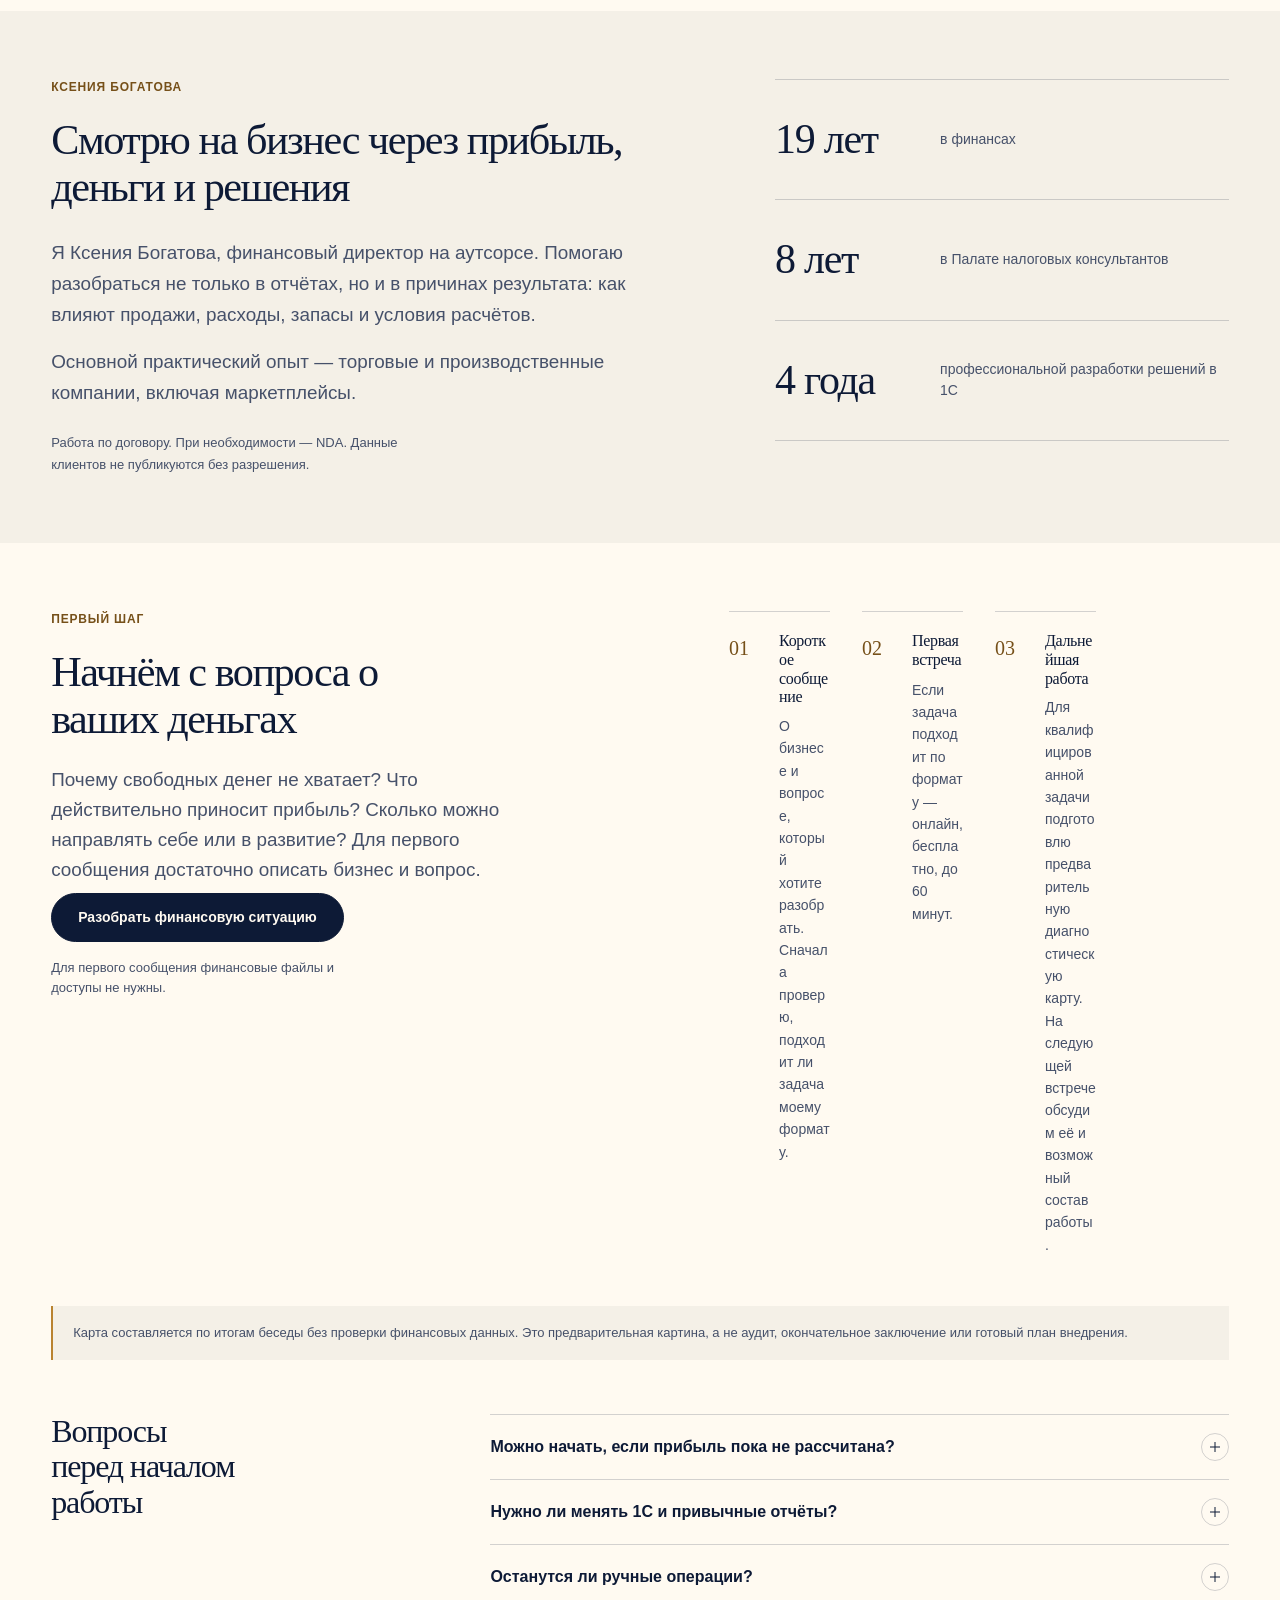
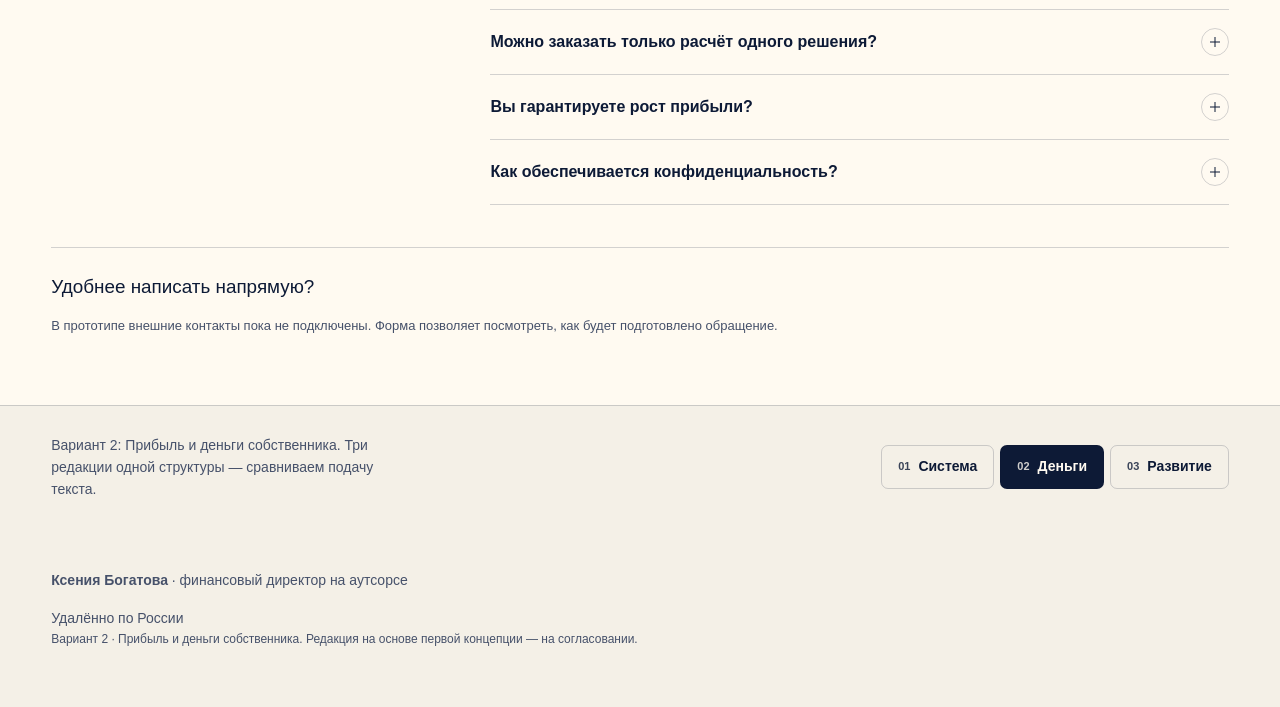
<file: variants/money.html>
<!doctype html>
<html lang="ru" class="no-js">
<head>
  <meta charset="utf-8">
  <meta name="viewport" content="width=device-width, initial-scale=1, viewport-fit=cover">
  <meta name="robots" content="noindex, nofollow">
  <meta name="theme-color" content="#f4f0e7">
  <meta name="referrer" content="no-referrer">
  <meta http-equiv="Content-Security-Policy" content="default-src 'self'; img-src 'self' data:; style-src 'self'; script-src 'self'; connect-src 'none'; object-src 'none'; media-src 'none'; worker-src 'none'; base-uri 'none'; form-action 'none'">
  <meta name="description" content="Понять, сколько бизнес зарабатывает, где находятся деньги и какую сумму можно направлять собственнику с учётом обязательств.">
  <title>Вариант 2 · Прибыль и деньги собственника — Ксения Богатова</title>
  <link rel="icon" href="data:image/svg+xml,%3Csvg xmlns='http://www.w3.org/2000/svg' viewBox='0 0 64 64'%3E%3Crect width='64' height='64' rx='18' fill='%230d1a36'/%3E%3Ctext x='32' y='40' text-anchor='middle' font-family='Georgia,serif' font-size='23' font-weight='700' fill='%23fffaf1'%3E%D0%9A%D0%91%3C/text%3E%3C/svg%3E">
  <link rel="stylesheet" href="../assets/css/site.css">
  <link rel="stylesheet" href="../assets/css/prototype-v2.css">
  <link rel="stylesheet" href="../assets/css/concept-variants.css">
  <script src="../assets/js/config.js" defer></script>
  <script src="../assets/js/analytics.js" defer></script>
  <script src="../assets/js/site.js" defer></script>
  <script src="../assets/js/concept-variants.js" defer></script>
</head>
<body class="client-first-page concept-variant concept-money">
  <a class="skip-link" href="#main">К содержанию</a>

  <aside class="concept-review-bar" aria-label="Сравнение текстовых концепций" data-dev-only>
    <div class="container concept-review-inner">
      <div class="concept-review-label"><strong>Вариант 2 · Прибыль и деньги собственника</strong><span>Одна структура · три редакции текста · на согласовании</span></div>
      <nav class="concept-review-links" aria-label="Варианты текста сайта">
        <a href="system.html" data-variant-link><span aria-hidden="true">01</span>Система</a>
        <a href="money.html" data-variant-link aria-current="page"><span aria-hidden="true">02</span>Деньги</a>
        <a href="growth.html" data-variant-link><span aria-hidden="true">03</span>Развитие</a>
      </nav>
    </div>
  </aside>

  <header class="site-header">
    <div class="container header-inner">
      <a class="brand" href="#top" aria-label="Ксения Богатова — на первый экран">
        <span class="brand-mark" aria-hidden="true">КБ</span>
        <span class="brand-copy">
          <span class="brand-name">Ксения Богатова</span>
          <span class="brand-role">Финансовый директор на аутсорсе</span>
        </span>
      </a>

      <nav class="owner-nav" aria-label="Основная навигация">
        <a href="#questions">С чем помогу</a>
        <a href="#cases">Практика</a>
        <a href="#formats">Форматы</a>
      </nav>

      <details class="mobile-menu">
        <summary aria-label="Меню разделов">Меню <span aria-hidden="true">+</span></summary>
        <nav aria-label="Мобильная навигация">
          <a href="#questions">С чем помогу</a>
          <a href="#cases">Из практики</a>
          <a href="#system">Как работаем вместе</a>
          <a href="#formats">Форматы и стоимость</a>
          <a href="#about">О Ксении</a>
          <a href="#contact">Первый шаг</a>
        </nav>
      </details>

      <a class="button header-cta cta-link" href="#contact" data-open-qualifier data-cta-location="header">
        <span class="header-cta-label">Разобрать ситуацию</span>
        <span class="header-cta-label-mobile">Разобрать</span>
      </a>
    </div>
  </header>

  <main id="main">
    <section class="owner-hero" id="top" aria-labelledby="hero-title">
      <div class="container owner-hero-layout">
        <div class="owner-hero-copy">
          <p class="owner-kicker">Финансовый директор на аутсорсе</p>
          <h1 id="hero-title">Сколько бизнес зарабатывает.<br> <span>И сколько можно забирать себе.</span></h1>
          <p class="owner-lead">Выручка, прибыль и свободные деньги — разные вещи. Помогаю связать их в одну картину и понять, что изменить, чтобы бизнес больше зарабатывал и эффективнее использовал деньги.</p>
          <div class="owner-hero-action">
            <a class="button cta-link" href="#contact" data-open-qualifier data-cta-location="hero">Разобрать финансовую ситуацию</a>
            <p>Сначала — короткое сообщение.<br> Затем бесплатная встреча до 60 минут.</p>
          </div>
          <nav class="situation-shortcuts" aria-label="Выберите близкую задачу">
            <a href="#situation-cash" data-situation-link="situation-cash"><span>Деньги для себя</span><span aria-hidden="true">↗</span></a>
            <a href="#situation-control" data-situation-link="situation-control"><span>Что приносит прибыль</span><span aria-hidden="true">↗</span></a>
            <a href="#situation-growth" data-situation-link="situation-growth"><span>На что хватит денег</span><span aria-hidden="true">↗</span></a>
          </nav>
        </div>
        <figure class="owner-portrait">
          <picture>
            <source media="(max-width: 760px)" type="image/webp" srcset="../assets/ksenia-bogatova-portrait-mobile.webp">
            <source type="image/webp" srcset="../assets/ksenia-bogatova-portrait-desktop.webp">
            <img src="../assets/ksenia-bogatova-portrait-fallback.jpg" alt="Ксения Богатова" width="960" height="1200" decoding="async" fetchpriority="high">
          </picture>
          <figcaption><strong>Ксения Богатова</strong><span>Финансы, налоги и автоматизация.<br>Практика в торговле и производстве.</span></figcaption>
        </figure>
      </div>
    </section>

    <section class="owner-section situations-section" id="questions" aria-labelledby="questions-title">
      <div class="container">
        <header class="owner-heading">
          <div><p class="owner-kicker">Вопросы собственника</p><h2 id="questions-title">Важно не только продать. Важно понять, что осталось.</h2></div>
          <p>Решения о закупках, расходах и выплатах себе требуют большего, чем остаток на счёте. Начнём с вопроса, на который вам сейчас не хватает ответа.</p>
        </header>
        <div class="situation-grid">
          <details class="situation-card" id="situation-cash" name="owner-situation">
            <summary>
              <span class="situation-number">01 / Деньги для себя</span>
              <span class="situation-title">Продажи идут, а забирать деньги себе трудно</span>
              <span class="situation-intro">Поступления снова уходят в товар, зарплаты и платежи. Непонятно, что уже заработано, а что ещё понадобится бизнесу.</span>
              <span class="situation-more">Что разберём <span class="details-mark" aria-hidden="true"></span></span>
            </summary>
            <div class="situation-body">
              <ul>
                <li>Рассчитаем, что остаётся после закупок, комиссий, логистики и других расходов.</li>
                <li>Разберём, сколько денег находится в товаре и долгах клиентов.</li>
                <li>Сопоставим ожидаемые поступления и платежи, прежде чем определять сумму для собственника.</li>
              </ul>
              <p>Важно различать нехватку прибыли и временную связанность денег. Для них нужны разные решения.</p>
              <a class="owner-text-link" href="#contact" data-open-qualifier data-cta-location="questions" data-topic="cash">Разобрать финансовую ситуацию <span aria-hidden="true">→</span></a>
            </div>
          </details>
          <details class="situation-card" id="situation-control" name="owner-situation">
            <summary>
              <span class="situation-number">02 / Прибыльность</span>
              <span class="situation-title">Оборот есть. Что действительно приносит прибыль?</span>
              <span class="situation-intro">Общая выручка не показывает разницу между товарами, заказами, клиентами и каналами продаж.</span>
              <span class="situation-more">Что разберём <span class="details-mark" aria-hidden="true"></span></span>
            </summary>
            <div class="situation-body">
              <ul>
                <li>Проверим прибыльность с учётом связанных расходов, возвратов и условий оплаты.</li>
                <li>Разберём, почему результат отдельных товаров или направлений отличается.</li>
                <li>Сравним, что продолжать, что изменить и от чего имеет смысл отказаться.</li>
              </ul>
              <p>Выводы делаем по проверенным данным. Рост продаж сам по себе не означает рост прибыли.</p>
              <a class="owner-text-link" href="#contact" data-open-qualifier data-cta-location="questions" data-topic="control">Разобрать финансовую ситуацию <span aria-hidden="true">→</span></a>
            </div>
          </details>
          <details class="situation-card" id="situation-growth" name="owner-situation">
            <summary>
              <span class="situation-number">03 / Развитие</span>
              <span class="situation-title">Можно ли расти, не оставшись без денег на платежи?</span>
              <span class="situation-intro">Больше продаж, новый заказ или дополнительный склад могут потребовать денег раньше, чем появятся поступления.</span>
              <span class="situation-more">Что разберём <span class="details-mark" aria-hidden="true"></span></span>
            </summary>
            <div class="situation-body">
              <ul>
                <li>Посчитаем потребность в закупках, производстве, запасах и текущих расходах.</li>
                <li>Проверим, когда потребуются деньги и когда ожидаются поступления.</li>
                <li>Сравним варианты роста с учётом прибыли, сроков и обязательств.</li>
              </ul>
              <p>Модель помогает увидеть потребность в деньгах и риски. Будущие поступления остаются прогнозом.</p>
              <a class="owner-text-link" href="#contact" data-open-qualifier data-cta-location="questions" data-topic="growth">Разобрать финансовую ситуацию <span aria-hidden="true">→</span></a>
            </div>
          </details>
        </div>
        <p class="owner-small situations-note">Это примеры вопросов. Можно прийти со своей задачей — её причины и возможные решения определяются после проверки.</p>
      </div>
    </section>

    <section class="owner-section owner-practice" id="cases" aria-labelledby="cases-title">
      <div class="container practice-layout" id="case-trade">
        <header>
          <p class="owner-kicker">Из практики · торговая компания</p>
          <h2 id="cases-title">Не только продажи — ещё выплаты, расходы и возвраты</h2>
          <p class="owner-small">Обезличенный пример. Без публикации клиентских файлов и числовых результатов.</p>
        </header>
        <ol class="practice-story">
          <li><span>Где были данные</span><p>Данные торговых площадок, 1С:УНФ, банков и товарного учёта находились в разных источниках.</p></li>
          <li><span>Что связала</span><p>Связала продажи, возвраты, комиссии, логистику, выплаты, товарные данные и банковские движения в единую модель.</p></li>
          <li><span>Для чего использовали</span><p>Для решений по досрочным выплатам и работе с возвратами.</p></li>
        </ol>
      </div>
    </section>

    <section class="owner-section owner-work" id="system" aria-labelledby="system-title">
      <div class="container">
        <header class="owner-heading">
          <div><p class="owner-kicker">Как работаем вместе</p><h2 id="system-title">Меньше ручного сбора. Больше понимания прибыли и денег.</h2></div>
          <p>Сначала выясняю, какие расчёты нужны для ваших решений. Затем связываю источники и автоматизирую повторяемую часть — с понятной ответственностью за данные.</p>
        </header>
        <div class="responsibility-grid">
          <article><span class="owner-kicker">Финансовый директор</span><h3>Разбираюсь в экономике бизнеса</h3><p>Проверяю, как формируется прибыль и куда направляются деньги. Рассчитываю варианты по расходам, запасам и условиям работы, учитывая налоговые последствия.</p></article>
          <article><span class="owner-kicker">Ваша команда</span><h3>Ведёт согласованные данные</h3><p>Определяем ответственных сотрудников, источники и порядок обновления. Автоматизация помогает сократить повторный перенос, но не заменяет пояснения и проверку.</p></article>
          <article><span class="owner-kicker">Собственник</span><h3>Решаете, как использовать деньги</h3><p>Выбираете приоритет: средства для себя, устойчивость текущей работы или развитие. Обсуждаем последствия и проверяем расчёты до действия.</p></article>
        </div>
        <div class="work-result" id="results"><p><strong>Регулярная финансовая картина вместо ежемесячного сбора цифр заново.</strong></p><p>Какие операции автоматизируем и кто отвечает за остальные, фиксируем в составе работы. Полного исключения ручных операций не обещаю.</p></div>
      </div>
    </section>

    <section class="owner-section owner-formats" id="formats" aria-labelledby="formats-title">
      <div class="container">
        <header class="owner-heading">
          <div><p class="owner-kicker">Форматы и стоимость</p><h2 id="formats-title">От расчёта одного решения до регулярной работы</h2></div>
          <p>Иногда нужно разобраться с одним вопросом. Иногда — наладить учёт и регулярный анализ. Маршрут зависит от качества данных и того, какой результат вам нужен.</p>
        </header>
        <div class="service-list">
          <details class="service-item service-item-primary">
            <summary><span class="service-copy"><small>Если цифры каждый раз приходится собирать заново</small><strong>Внедрение управленческого учёта</strong></span><span class="service-price">от <b>150&nbsp;000&nbsp;₽</b><small>за проект</small></span><span class="details-mark" aria-hidden="true"></span></summary>
            <div class="service-body"><p>Внедрение автоматизированного управленческого учёта: согласуем, что считать, свяжем источники, настроим регулярную работу и обучим ответственного сотрудника.</p><p class="owner-small">Нижний ориентир: одна компания, ограниченный набор источников, базовые отчёты, согласованный объём автоматизации и один месяц сопровождения после запуска в объёме договора.</p></div>
          </details>
          <details class="service-item">
            <summary><span class="service-copy"><small>Если учёт есть, а для решений нужен финансовый директор</small><strong>Сопровождение финансового директора</strong></span><span class="service-price">от <b>90&nbsp;000&nbsp;₽</b><small>в месяц за сопровождение</small></span><span class="details-mark" aria-hidden="true"></span></summary>
            <div class="service-body"><p>Сначала проверяю качество данных, правила расчёта и пригодность отчётов для ваших задач. Затем — регулярная работа финансового директора с причинами результата и новыми решениями.</p><p class="owner-small">Цена относится к регулярному сопровождению. Состав предварительной проверки и дальнейшей работы согласуем до начала.</p></div>
          </details>
          <details class="service-item">
            <summary><span class="service-copy"><small>Если нужно сравнить варианты до вложений</small><strong>Финансовая модель решения</strong></span><span class="service-price">от <b>45&nbsp;000&nbsp;₽</b><small>финансовая модель</small></span><span class="details-mark" aria-hidden="true"></span></summary>
            <div class="service-body"><p>Сравним варианты по прибыли, необходимым деньгам и условиям, от которых зависит результат. Расчёт нового проекта — это сценарий, а не факт будущего заработка.</p></div>
          </details>
          <details class="service-item">
            <summary><span class="service-copy"><small>Если без проверки пока неясен объём работы</small><strong>Углублённый финансовый аудит</strong></span><span class="service-price service-price-individual"><b>Индивидуально</b><small>после диагностической карты</small></span><span class="details-mark" aria-hidden="true"></span></summary>
            <div class="service-body"><p>Определим, какие данные и расчёты требуют проверки. Состав, стоимость и границы аудита согласуем до начала платной работы.</p></div>
          </details>
        </div>
        <div class="owner-section-end"><p class="owner-small">Цены — ориентир нижней границы. Итоговые состав, срок, стоимость и ответственность сторон фиксируются в договоре.</p><a class="owner-text-link" href="#contact" data-open-qualifier data-cta-location="formats">Разобрать финансовую ситуацию <span aria-hidden="true">→</span></a></div>
      </div>
    </section>

    <section class="owner-section owner-about" id="about" aria-labelledby="about-title">
      <div class="container about-owner-layout">
        <div><p class="owner-kicker">Ксения Богатова</p><h2 id="about-title">Смотрю на бизнес через прибыль, деньги и решения</h2><p>Я Ксения Богатова, финансовый директор на аутсорсе. Помогаю разобраться не только в отчётах, но и в причинах результата: как влияют продажи, расходы, запасы и условия расчётов.</p><p>Основной практический опыт — торговые и производственные компании, включая маркетплейсы.</p><p class="owner-small">Работа по договору. При необходимости — NDA. Данные клиентов не публикуются без разрешения.</p></div>
        <dl class="owner-experience"><div><dt>19 лет</dt><dd>в финансах</dd></div><div><dt>8 лет</dt><dd>в Палате налоговых консультантов</dd></div><div><dt>4 года</dt><dd>профессиональной разработки решений в 1С</dd></div></dl>
      </div>
    </section>

    <section class="owner-section owner-contact" id="contact" aria-labelledby="contact-title">
      <div class="container">
        <div class="owner-contact-start">
          <div><p class="owner-kicker">Первый шаг</p><h2 id="contact-title">Начнём с вопроса о ваших деньгах</h2><p>Почему свободных денег не хватает? Что действительно приносит прибыль? Сколько можно направлять себе или в развитие? Для первого сообщения достаточно описать бизнес и вопрос.</p><a class="button cta-link" href="#contact" data-open-qualifier data-cta-location="final">Разобрать финансовую ситуацию</a><p class="owner-small">Для первого сообщения финансовые файлы и доступы не нужны.</p></div>
          <ol class="contact-steps"><li><span>01</span><div><h3>Короткое сообщение</h3><p>О бизнесе и вопросе, который хотите разобрать. Сначала проверю, подходит ли задача моему формату.</p></div></li><li><span>02</span><div><h3>Первая встреча</h3><p>Если задача подходит по формату — онлайн, бесплатно, до 60 минут.</p></div></li><li><span>03</span><div><h3>Дальнейшая работа</h3><p>Для квалифицированной задачи подготовлю предварительную диагностическую карту. На следующей встрече обсудим её и возможный состав работы.</p></div></li></ol>
        </div>
        <p class="owner-diagnostic-note">Карта составляется по итогам беседы без проверки финансовых данных. Это предварительная картина, а не аудит, окончательное заключение или готовый план внедрения.</p>
        <div class="owner-faq">
          <h2>Вопросы перед началом работы</h2>
          <div class="faq-list">
            <details data-faq-id="concept-faq-1"><summary>Можно начать, если прибыль пока не рассчитана?<span class="details-mark" aria-hidden="true"></span></summary><p>Да, сначала можно обсудить ситуацию и имеющиеся данные. Затем определим, каких расчётов и источников не хватает. Первое знакомство не заменяет проверку финансовых данных.</p></details>
            <details data-faq-id="concept-faq-2"><summary>Нужно ли менять 1С и привычные отчёты?<span class="details-mark" aria-hidden="true"></span></summary><p>Не обязательно. Сначала проверяю, можно ли решить задачу существующими инструментами. Изменения предлагаем там, где они нужны для качества данных и регулярной работы.</p></details>
            <details data-faq-id="concept-faq-3"><summary>Останутся ли ручные операции?<span class="details-mark" aria-hidden="true"></span></summary><p>Да. Можно автоматизировать согласованную повторяемую часть: получение данных, обработку, расчёты и сверки. Исключения, пояснения и контроль требуют участия людей. Ответственных определяем до начала.</p></details>
            <details data-faq-id="concept-faq-4"><summary>Можно заказать только расчёт одного решения?<span class="details-mark" aria-hidden="true"></span></summary><p>Да, для отдельного вопроса предусмотрена финансовая модель. Если расчёт зависит от недостоверных данных действующего бизнеса, сначала нужно определить, что проверить.</p></details>
            <details data-faq-id="concept-faq-5"><summary>Вы гарантируете рост прибыли?<span class="details-mark" aria-hidden="true"></span></summary><p>Нет. Я отвечаю за согласованный анализ, расчёты и свою работу с решениями. Результат зависит также от исходных данных, действий собственника и команды, рынка и других внешних условий.</p></details>
            <details data-faq-id="concept-faq-6"><summary>Как обеспечивается конфиденциальность?<span class="details-mark" aria-hidden="true"></span></summary><p>Доступы, способы передачи информации и ответственность закрепляются в договоре. При необходимости заключается NDA. Клиентские данные не публикуются без разрешения; для первого сообщения файлы и доступы не нужны.</p></details>
          </div>
        </div>
        <div class="owner-direct-contacts"><p>Удобнее написать напрямую?</p><a class="owner-text-link contact-link" data-direct-max hidden target="_blank" rel="noopener noreferrer">Открыть MAX <span aria-hidden="true">↗</span></a><a class="owner-text-link contact-link" data-direct-email hidden>Написать по e-mail <span aria-hidden="true">↗</span></a><p class="owner-small" data-contact-unavailable data-dev-only>В прототипе внешние контакты пока не подключены. Форма позволяет посмотреть, как будет подготовлено обращение.</p><noscript><p class="owner-small">JavaScript отключён. Прямые контакты будут доступны после добавления подтверждённых MAX и e-mail.</p></noscript></div>
      </div>
    </section>
  </main>

  <aside class="concept-comparison-end" aria-label="Сравнение вариантов" data-dev-only>
    <div class="container">
      <p>Вариант 2: Прибыль и деньги собственника. Три редакции одной структуры — сравниваем подачу текста.</p>
      <nav class="concept-review-links" aria-label="Сравнить варианты с начала">
        <a href="system.html" data-variant-link data-compare-from-top="true"><span aria-hidden="true">01</span>Система</a>
        <a href="money.html" data-variant-link data-compare-from-top="true" aria-current="page"><span aria-hidden="true">02</span>Деньги</a>
        <a href="growth.html" data-variant-link data-compare-from-top="true"><span aria-hidden="true">03</span>Развитие</a>
      </nav>
    </div>
  </aside>

  <footer class="site-footer">
    <div class="container">
      <p><strong>Ксения Богатова</strong> · финансовый директор на аутсорсе</p>
      <p>Удалённо по России</p>
    </div>
    <p class="container prototype-review-note" data-dev-only>Вариант 2 · Прибыль и деньги собственника. Редакция на основе первой концепции — на согласовании.</p>
  </footer>

  <dialog class="qualifier-dialog" id="qualifier-dialog" aria-labelledby="qualifier-title" aria-describedby="qualifier-description qualifier-warning">
    <div class="qualifier-dialog-inner">
      <button class="dialog-close" type="button" data-close-qualifier aria-label="Закрыть форму">
        <span aria-hidden="true">×</span>
      </button>

      <div data-qualifier-form-view>
        <p class="dialog-kicker">Первый шаг</p>
        <h2 id="qualifier-title" tabindex="-1">Разбор финансовой ситуации</h2>
        <p id="qualifier-description">Достаточно двух коротких ответов. Сначала вы увидите готовый текст — ничего не отправляется автоматически.</p>
        <p class="selected-topic" data-selected-topic hidden></p>

        <form class="qualifier-form" id="qualifier-form" novalidate>
          <div class="form-field">
            <label for="business-model">Чем занимается ваш бизнес? <span class="required-mark">обязательно</span></label>
            <textarea id="business-model" name="business" maxlength="250" rows="2" required placeholder="Например: производство мебели, аренда." aria-describedby="business-hint business-error"></textarea>
            <p class="field-hint" id="business-hint">До 250 символов.</p>
            <p class="field-error" id="business-error" hidden>Опишите сферу и модель бизнеса.</p>
          </div>

          <div class="form-field">
            <label for="financial-question">Что хотите понять или изменить? <span class="required-mark">обязательно</span></label>
            <textarea id="financial-question" name="question" maxlength="700" rows="3" required placeholder="Например: сколько могу забирать себе, почему выросли расходы или стоит ли покупать оборудование." aria-describedby="question-hint question-error"></textarea>
            <p class="field-hint" id="question-hint">До 700 символов.</p>
            <p class="field-error" id="question-error" hidden>Сформулируйте вопрос или решение, которое нужно разобрать.</p>
          </div>

          <details class="brief-extras">
            <summary>Добавить детали <span>необязательно</span></summary>
            <div class="form-field">
              <label for="data-sources">Где сейчас ведёте учёт?</label>
              <textarea id="data-sources" name="dataSources" maxlength="300" rows="2" placeholder="1С, таблицы, отчёты площадок — или пока не знаю" aria-describedby="data-sources-hint data-sources-error"></textarea>
              <p class="field-hint" id="data-sources-hint">До 300 символов.</p>
              <p class="field-error" id="data-sources-error" hidden>Укажите, где сейчас находятся данные.</p>
            </div>

            <div class="form-field">
              <label for="business-scale">Количество компаний, направлений или каналов <span class="optional-mark">необязательно</span></label>
              <input id="business-scale" name="scale" type="text" maxlength="180">
            </div>

            <div class="form-field">
              <label for="decision-deadline">Когда требуется принять решение <span class="optional-mark">необязательно</span></label>
              <input id="decision-deadline" name="deadline" type="text" maxlength="120" placeholder="Например: в течение месяца">
            </div>
          </details>

          <p class="qualifier-warning" id="qualifier-warning">Не указывайте пароли, доступы и персональные данные сотрудников. Финансовые файлы сейчас не нужны.</p>
          <p class="form-status" data-form-status aria-live="polite"></p>

          <div class="dialog-actions">
            <button class="button" type="submit">Подготовить сообщение</button>
            <button class="text-button" type="button" data-close-qualifier>Отменить</button>
          </div>
        </form>
      </div>

      <div class="qualifier-confirmation" data-qualifier-confirmation hidden aria-live="polite">
        <p class="dialog-kicker">Ещё не отправлено</p>
        <h2 id="qualifier-confirmation-title" tabindex="-1">Проверьте подготовленное обращение</h2>
        <p data-copy-status></p>

        <div class="form-field">
          <label for="message-preview">Подготовленное сообщение</label>
          <textarea id="message-preview" data-message-preview rows="11" readonly></textarea>
        </div>

        <p class="development-warning" data-config-warning data-dev-only hidden>Внешний переход заблокирован: подтверждённые MAX и e-mail не добавлены в конфигурацию.</p>

        <div class="confirmation-actions">
          <a class="button" data-open-max hidden target="_blank" rel="noopener noreferrer">Открыть MAX</a>
          <button class="button" type="button" data-max-unavailable disabled>Открыть MAX</button>
          <button class="button button-secondary" type="button" data-copy-again>Скопировать сообщение</button>
          <a class="text-button confirmation-link" data-send-email hidden>Отправить по e-mail</a>
          <button class="text-button" type="button" data-email-unavailable disabled>Отправить по e-mail</button>
          <button class="text-button" type="button" data-edit-qualifier>Изменить ответы</button>
        </div>
      </div>
    </div>
  </dialog>
</body>
</html>
</file>
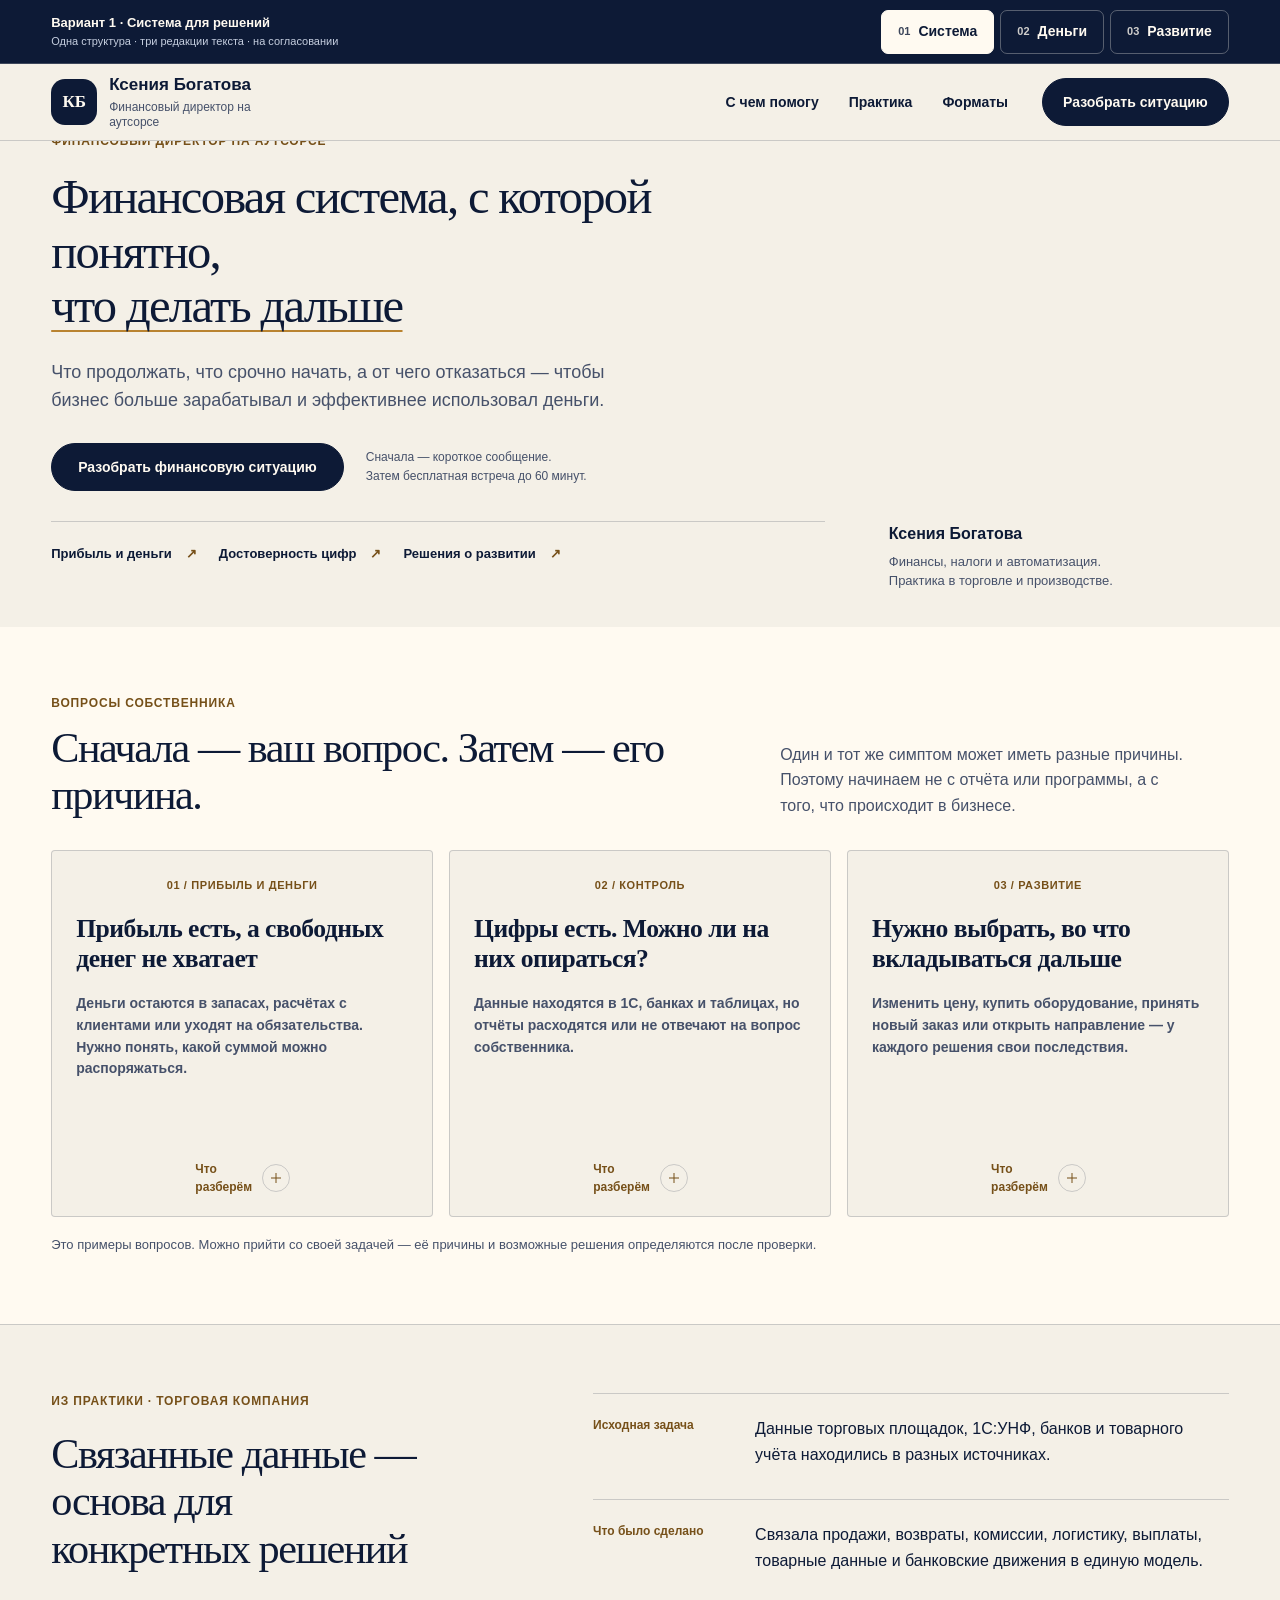
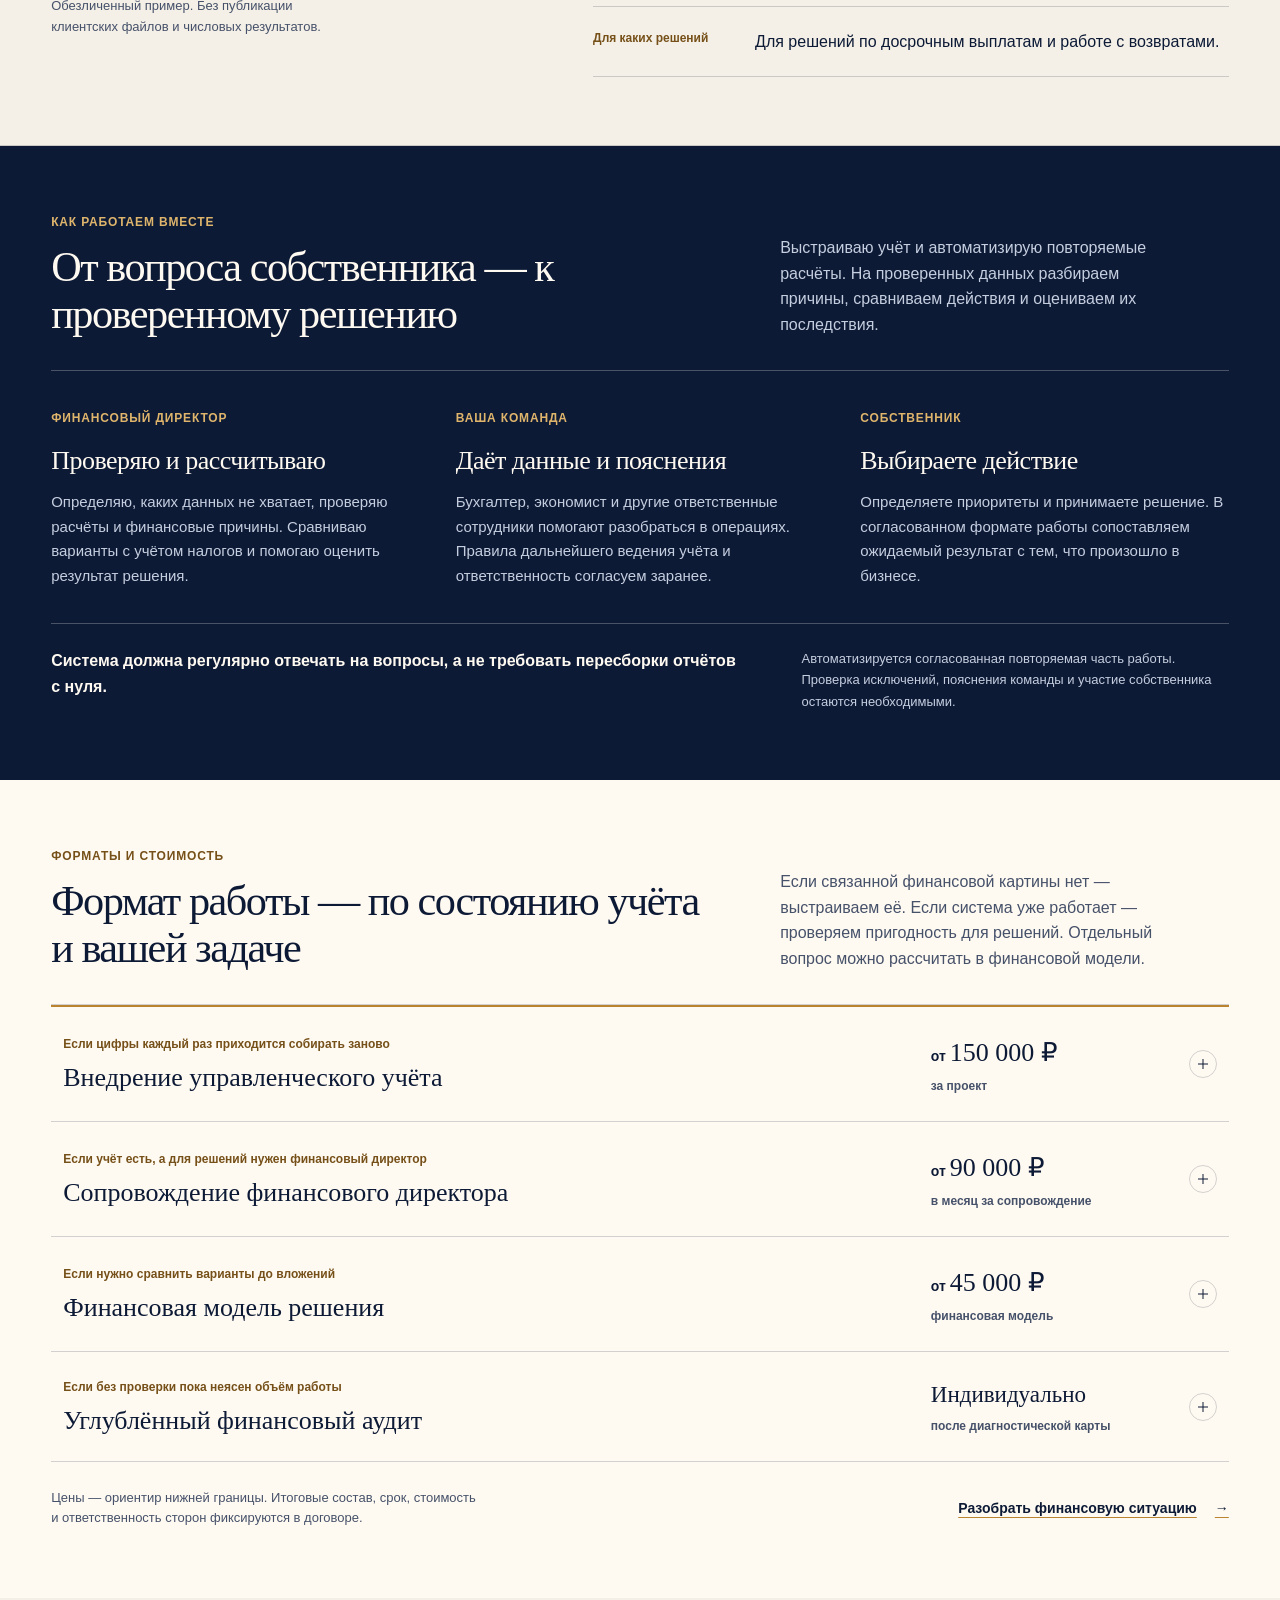
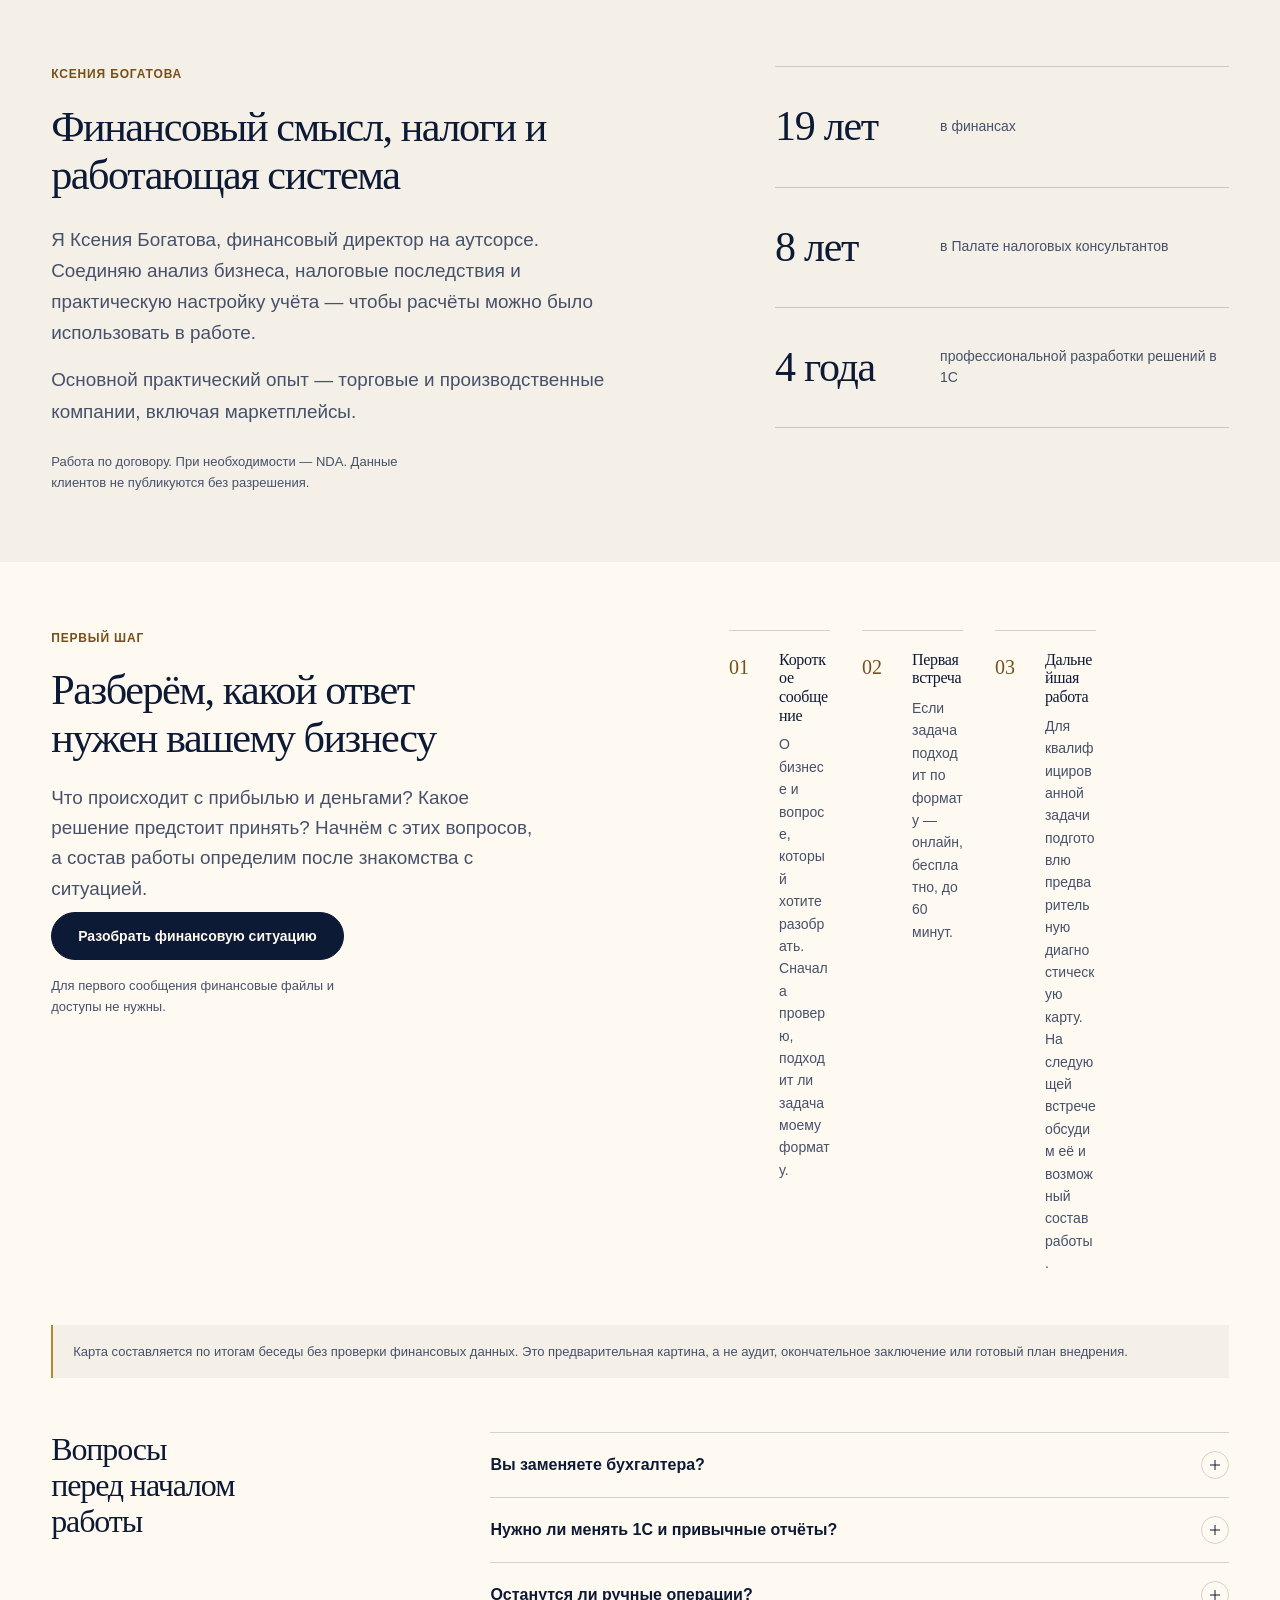
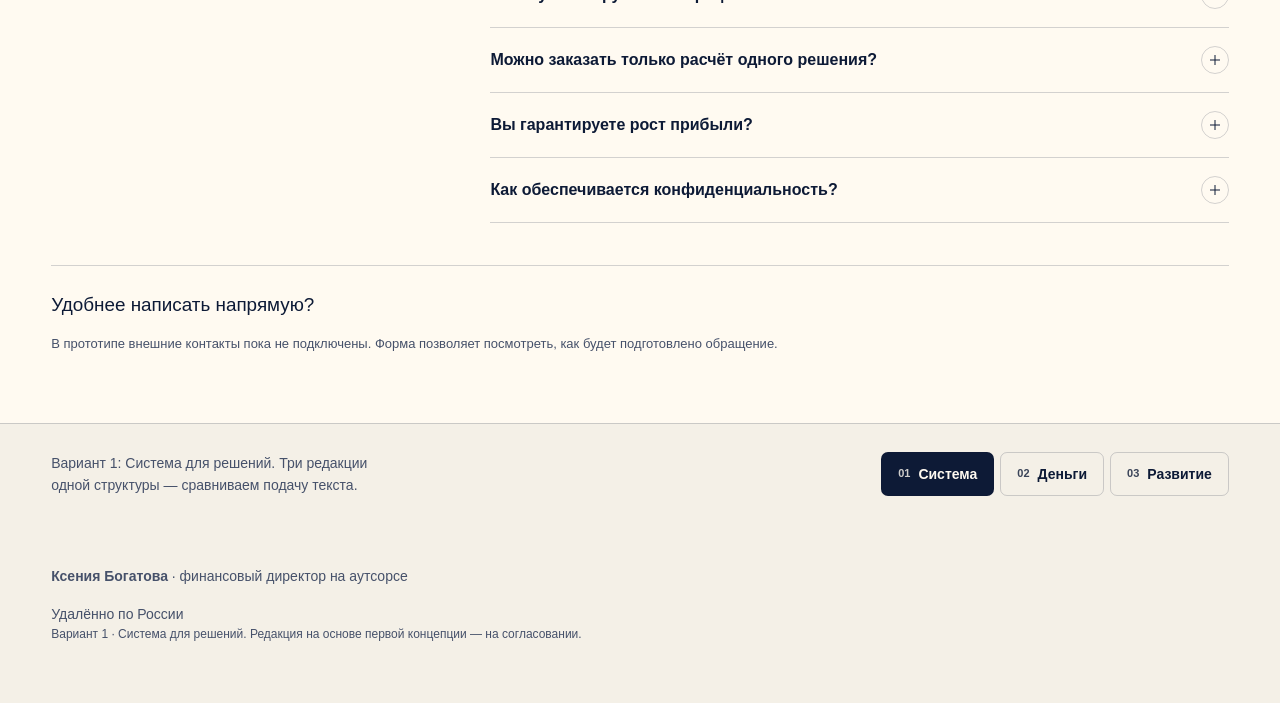
<file: variants/system.html>
<!doctype html>
<html lang="ru" class="no-js">
<head>
  <meta charset="utf-8">
  <meta name="viewport" content="width=device-width, initial-scale=1, viewport-fit=cover">
  <meta name="robots" content="noindex, nofollow">
  <meta name="theme-color" content="#f4f0e7">
  <meta name="referrer" content="no-referrer">
  <meta http-equiv="Content-Security-Policy" content="default-src 'self'; img-src 'self' data:; style-src 'self'; script-src 'self'; connect-src 'none'; object-src 'none'; media-src 'none'; worker-src 'none'; base-uri 'none'; form-action 'none'">
  <meta name="description" content="Финансовая система для решений собственника: причины результата, варианты действий, прибыль и деньги бизнеса.">
  <title>Вариант 1 · Система для решений — Ксения Богатова</title>
  <link rel="icon" href="data:image/svg+xml,%3Csvg xmlns='http://www.w3.org/2000/svg' viewBox='0 0 64 64'%3E%3Crect width='64' height='64' rx='18' fill='%230d1a36'/%3E%3Ctext x='32' y='40' text-anchor='middle' font-family='Georgia,serif' font-size='23' font-weight='700' fill='%23fffaf1'%3E%D0%9A%D0%91%3C/text%3E%3C/svg%3E">
  <link rel="stylesheet" href="../assets/css/site.css">
  <link rel="stylesheet" href="../assets/css/prototype-v2.css">
  <link rel="stylesheet" href="../assets/css/concept-variants.css">
  <script src="../assets/js/config.js" defer></script>
  <script src="../assets/js/analytics.js" defer></script>
  <script src="../assets/js/site.js" defer></script>
  <script src="../assets/js/concept-variants.js" defer></script>
</head>
<body class="client-first-page concept-variant concept-system">
  <a class="skip-link" href="#main">К содержанию</a>

  <aside class="concept-review-bar" aria-label="Сравнение текстовых концепций" data-dev-only>
    <div class="container concept-review-inner">
      <div class="concept-review-label"><strong>Вариант 1 · Система для решений</strong><span>Одна структура · три редакции текста · на согласовании</span></div>
      <nav class="concept-review-links" aria-label="Варианты текста сайта">
        <a href="system.html" data-variant-link aria-current="page"><span aria-hidden="true">01</span>Система</a>
        <a href="money.html" data-variant-link><span aria-hidden="true">02</span>Деньги</a>
        <a href="growth.html" data-variant-link><span aria-hidden="true">03</span>Развитие</a>
      </nav>
    </div>
  </aside>

  <header class="site-header">
    <div class="container header-inner">
      <a class="brand" href="#top" aria-label="Ксения Богатова — на первый экран">
        <span class="brand-mark" aria-hidden="true">КБ</span>
        <span class="brand-copy">
          <span class="brand-name">Ксения Богатова</span>
          <span class="brand-role">Финансовый директор на аутсорсе</span>
        </span>
      </a>

      <nav class="owner-nav" aria-label="Основная навигация">
        <a href="#questions">С чем помогу</a>
        <a href="#cases">Практика</a>
        <a href="#formats">Форматы</a>
      </nav>

      <details class="mobile-menu">
        <summary aria-label="Меню разделов">Меню <span aria-hidden="true">+</span></summary>
        <nav aria-label="Мобильная навигация">
          <a href="#questions">С чем помогу</a>
          <a href="#cases">Из практики</a>
          <a href="#system">Как работаем вместе</a>
          <a href="#formats">Форматы и стоимость</a>
          <a href="#about">О Ксении</a>
          <a href="#contact">Первый шаг</a>
        </nav>
      </details>

      <a class="button header-cta cta-link" href="#contact" data-open-qualifier data-cta-location="header">
        <span class="header-cta-label">Разобрать ситуацию</span>
        <span class="header-cta-label-mobile">Разобрать</span>
      </a>
    </div>
  </header>

  <main id="main">
    <section class="owner-hero" id="top" aria-labelledby="hero-title">
      <div class="container owner-hero-layout">
        <div class="owner-hero-copy">
          <p class="owner-kicker">Финансовый директор на аутсорсе</p>
          <h1 id="hero-title">Финансовая система, с которой понятно,<br> <span>что делать дальше</span></h1>
          <p class="owner-lead">Что продолжать, что срочно начать, а от чего отказаться — чтобы бизнес больше зарабатывал и эффективнее использовал деньги.</p>
          <div class="owner-hero-action">
            <a class="button cta-link" href="#contact" data-open-qualifier data-cta-location="hero">Разобрать финансовую ситуацию</a>
            <p>Сначала — короткое сообщение.<br> Затем бесплатная встреча до 60 минут.</p>
          </div>
          <nav class="situation-shortcuts" aria-label="Выберите близкую задачу">
            <a href="#situation-cash" data-situation-link="situation-cash"><span>Прибыль и деньги</span><span aria-hidden="true">↗</span></a>
            <a href="#situation-control" data-situation-link="situation-control"><span>Достоверность цифр</span><span aria-hidden="true">↗</span></a>
            <a href="#situation-growth" data-situation-link="situation-growth"><span>Решения о развитии</span><span aria-hidden="true">↗</span></a>
          </nav>
        </div>
        <figure class="owner-portrait">
          <picture>
            <source media="(max-width: 760px)" type="image/webp" srcset="../assets/ksenia-bogatova-portrait-mobile.webp">
            <source type="image/webp" srcset="../assets/ksenia-bogatova-portrait-desktop.webp">
            <img src="../assets/ksenia-bogatova-portrait-fallback.jpg" alt="Ксения Богатова" width="960" height="1200" decoding="async" fetchpriority="high">
          </picture>
          <figcaption><strong>Ксения Богатова</strong><span>Финансы, налоги и автоматизация.<br>Практика в торговле и производстве.</span></figcaption>
        </figure>
      </div>
    </section>

    <section class="owner-section situations-section" id="questions" aria-labelledby="questions-title">
      <div class="container">
        <header class="owner-heading">
          <div><p class="owner-kicker">Вопросы собственника</p><h2 id="questions-title">Сначала — ваш вопрос. Затем — его причина.</h2></div>
          <p>Один и тот же симптом может иметь разные причины. Поэтому начинаем не с отчёта или программы, а с того, что происходит в бизнесе.</p>
        </header>
        <div class="situation-grid">
          <details class="situation-card" id="situation-cash" name="owner-situation">
            <summary>
              <span class="situation-number">01 / Прибыль и деньги</span>
              <span class="situation-title">Прибыль есть, а свободных денег не хватает</span>
              <span class="situation-intro">Деньги остаются в запасах, расчётах с клиентами или уходят на обязательства. Нужно понять, какой суммой можно распоряжаться.</span>
              <span class="situation-more">Что разберём <span class="details-mark" aria-hidden="true"></span></span>
            </summary>
            <div class="situation-body">
              <ul>
                <li>Свяжем прибыль с движением денег: что заработано, что получено и что ещё предстоит оплатить.</li>
                <li>Разберём запасы, задолженность клиентов, авансы и предстоящие платежи.</li>
                <li>Оценим, сколько можно направить собственнику без нарушения обязательств бизнеса.</li>
              </ul>
              <p>Рост остатка на счёте и рост прибыли — не одно и то же. Эти причины проверяем отдельно.</p>
              <a class="owner-text-link" href="#contact" data-open-qualifier data-cta-location="questions" data-topic="cash">Разобрать финансовую ситуацию <span aria-hidden="true">→</span></a>
            </div>
          </details>
          <details class="situation-card" id="situation-control" name="owner-situation">
            <summary>
              <span class="situation-number">02 / Контроль</span>
              <span class="situation-title">Цифры есть. Можно ли на них опираться?</span>
              <span class="situation-intro">Данные находятся в 1С, банках и таблицах, но отчёты расходятся или не отвечают на вопрос собственника.</span>
              <span class="situation-more">Что разберём <span class="details-mark" aria-hidden="true"></span></span>
            </summary>
            <div class="situation-body">
              <ul>
                <li>Проверим, что включено в выручку, себестоимость и расходы.</li>
                <li>Сопоставим данные о продажах, закупках, возвратах, списаниях и платежах.</li>
                <li>Определим, какие расчёты и расхождения требуют регулярной проверки.</li>
              </ul>
              <p>Используем существующий учёт и пояснения команды. Расхождение — основание для проверки, а не готовый вывод о хищении.</p>
              <a class="owner-text-link" href="#contact" data-open-qualifier data-cta-location="questions" data-topic="control">Разобрать финансовую ситуацию <span aria-hidden="true">→</span></a>
            </div>
          </details>
          <details class="situation-card" id="situation-growth" name="owner-situation">
            <summary>
              <span class="situation-number">03 / Развитие</span>
              <span class="situation-title">Нужно выбрать, во что вкладываться дальше</span>
              <span class="situation-intro">Изменить цену, купить оборудование, принять новый заказ или открыть направление — у каждого решения свои последствия.</span>
              <span class="situation-more">Что разберём <span class="details-mark" aria-hidden="true"></span></span>
            </summary>
            <div class="situation-body">
              <ul>
                <li>Сравним варианты по прибыли, необходимым деньгам и обязательствам.</li>
                <li>Проверим, от каких цен, объёмов и сроков зависит результат.</li>
                <li>Определим, что измерять после решения, чтобы сравнить ожидания с фактом.</li>
              </ul>
              <p>Расчёт показывает возможные последствия и условия результата. Он не гарантирует будущую прибыль.</p>
              <a class="owner-text-link" href="#contact" data-open-qualifier data-cta-location="questions" data-topic="growth">Разобрать финансовую ситуацию <span aria-hidden="true">→</span></a>
            </div>
          </details>
        </div>
        <p class="owner-small situations-note">Это примеры вопросов. Можно прийти со своей задачей — её причины и возможные решения определяются после проверки.</p>
      </div>
    </section>

    <section class="owner-section owner-practice" id="cases" aria-labelledby="cases-title">
      <div class="container practice-layout" id="case-trade">
        <header>
          <p class="owner-kicker">Из практики · торговая компания</p>
          <h2 id="cases-title">Связанные данные — основа для конкретных решений</h2>
          <p class="owner-small">Обезличенный пример. Без публикации клиентских файлов и числовых результатов.</p>
        </header>
        <ol class="practice-story">
          <li><span>Исходная задача</span><p>Данные торговых площадок, 1С:УНФ, банков и товарного учёта находились в разных источниках.</p></li>
          <li><span>Что было сделано</span><p>Связала продажи, возвраты, комиссии, логистику, выплаты, товарные данные и банковские движения в единую модель.</p></li>
          <li><span>Для каких решений</span><p>Для решений по досрочным выплатам и работе с возвратами.</p></li>
        </ol>
      </div>
    </section>

    <section class="owner-section owner-work" id="system" aria-labelledby="system-title">
      <div class="container">
        <header class="owner-heading">
          <div><p class="owner-kicker">Как работаем вместе</p><h2 id="system-title">От вопроса собственника — к проверенному решению</h2></div>
          <p>Выстраиваю учёт и автоматизирую повторяемые расчёты. На проверенных данных разбираем причины, сравниваем действия и оцениваем их последствия.</p>
        </header>
        <div class="responsibility-grid">
          <article><span class="owner-kicker">Финансовый директор</span><h3>Проверяю и рассчитываю</h3><p>Определяю, каких данных не хватает, проверяю расчёты и финансовые причины. Сравниваю варианты с учётом налогов и помогаю оценить результат решения.</p></article>
          <article><span class="owner-kicker">Ваша команда</span><h3>Даёт данные и пояснения</h3><p>Бухгалтер, экономист и другие ответственные сотрудники помогают разобраться в операциях. Правила дальнейшего ведения учёта и ответственность согласуем заранее.</p></article>
          <article><span class="owner-kicker">Собственник</span><h3>Выбираете действие</h3><p>Определяете приоритеты и принимаете решение. В согласованном формате работы сопоставляем ожидаемый результат с тем, что произошло в бизнесе.</p></article>
        </div>
        <div class="work-result" id="results"><p><strong>Система должна регулярно отвечать на вопросы, а не требовать пересборки отчётов с нуля.</strong></p><p>Автоматизируется согласованная повторяемая часть работы. Проверка исключений, пояснения команды и участие собственника остаются необходимыми.</p></div>
      </div>
    </section>

    <section class="owner-section owner-formats" id="formats" aria-labelledby="formats-title">
      <div class="container">
        <header class="owner-heading">
          <div><p class="owner-kicker">Форматы и стоимость</p><h2 id="formats-title">Формат работы — по состоянию учёта и вашей задаче</h2></div>
          <p>Если связанной финансовой картины нет — выстраиваем её. Если система уже работает — проверяем пригодность для решений. Отдельный вопрос можно рассчитать в финансовой модели.</p>
        </header>
        <div class="service-list">
          <details class="service-item service-item-primary">
            <summary><span class="service-copy"><small>Если цифры каждый раз приходится собирать заново</small><strong>Внедрение управленческого учёта</strong></span><span class="service-price">от <b>150&nbsp;000&nbsp;₽</b><small>за проект</small></span><span class="details-mark" aria-hidden="true"></span></summary>
            <div class="service-body"><p>Внедрение автоматизированного управленческого учёта: согласуем, что считать, свяжем источники, настроим регулярную работу и обучим ответственного сотрудника.</p><p class="owner-small">Нижний ориентир: одна компания, ограниченный набор источников, базовые отчёты, согласованный объём автоматизации и один месяц сопровождения после запуска в объёме договора.</p></div>
          </details>
          <details class="service-item">
            <summary><span class="service-copy"><small>Если учёт есть, а для решений нужен финансовый директор</small><strong>Сопровождение финансового директора</strong></span><span class="service-price">от <b>90&nbsp;000&nbsp;₽</b><small>в месяц за сопровождение</small></span><span class="details-mark" aria-hidden="true"></span></summary>
            <div class="service-body"><p>Сначала проверяю качество данных, правила расчёта и пригодность отчётов для ваших задач. Затем — регулярная работа финансового директора с причинами результата и новыми решениями.</p><p class="owner-small">Цена относится к регулярному сопровождению. Состав предварительной проверки и дальнейшей работы согласуем до начала.</p></div>
          </details>
          <details class="service-item">
            <summary><span class="service-copy"><small>Если нужно сравнить варианты до вложений</small><strong>Финансовая модель решения</strong></span><span class="service-price">от <b>45&nbsp;000&nbsp;₽</b><small>финансовая модель</small></span><span class="details-mark" aria-hidden="true"></span></summary>
            <div class="service-body"><p>Сравним варианты по прибыли, необходимым деньгам и условиям, от которых зависит результат. Расчёт нового проекта — это сценарий, а не факт будущего заработка.</p></div>
          </details>
          <details class="service-item">
            <summary><span class="service-copy"><small>Если без проверки пока неясен объём работы</small><strong>Углублённый финансовый аудит</strong></span><span class="service-price service-price-individual"><b>Индивидуально</b><small>после диагностической карты</small></span><span class="details-mark" aria-hidden="true"></span></summary>
            <div class="service-body"><p>Определим, какие данные и расчёты требуют проверки. Состав, стоимость и границы аудита согласуем до начала платной работы.</p></div>
          </details>
        </div>
        <div class="owner-section-end"><p class="owner-small">Цены — ориентир нижней границы. Итоговые состав, срок, стоимость и ответственность сторон фиксируются в договоре.</p><a class="owner-text-link" href="#contact" data-open-qualifier data-cta-location="formats">Разобрать финансовую ситуацию <span aria-hidden="true">→</span></a></div>
      </div>
    </section>

    <section class="owner-section owner-about" id="about" aria-labelledby="about-title">
      <div class="container about-owner-layout">
        <div><p class="owner-kicker">Ксения Богатова</p><h2 id="about-title">Финансовый смысл, налоги и работающая система</h2><p>Я Ксения Богатова, финансовый директор на аутсорсе. Соединяю анализ бизнеса, налоговые последствия и практическую настройку учёта — чтобы расчёты можно было использовать в работе.</p><p>Основной практический опыт — торговые и производственные компании, включая маркетплейсы.</p><p class="owner-small">Работа по договору. При необходимости — NDA. Данные клиентов не публикуются без разрешения.</p></div>
        <dl class="owner-experience"><div><dt>19 лет</dt><dd>в финансах</dd></div><div><dt>8 лет</dt><dd>в Палате налоговых консультантов</dd></div><div><dt>4 года</dt><dd>профессиональной разработки решений в 1С</dd></div></dl>
      </div>
    </section>

    <section class="owner-section owner-contact" id="contact" aria-labelledby="contact-title">
      <div class="container">
        <div class="owner-contact-start">
          <div><p class="owner-kicker">Первый шаг</p><h2 id="contact-title">Разберём, какой ответ нужен вашему бизнесу</h2><p>Что происходит с прибылью и деньгами? Какое решение предстоит принять? Начнём с этих вопросов, а состав работы определим после знакомства с ситуацией.</p><a class="button cta-link" href="#contact" data-open-qualifier data-cta-location="final">Разобрать финансовую ситуацию</a><p class="owner-small">Для первого сообщения финансовые файлы и доступы не нужны.</p></div>
          <ol class="contact-steps"><li><span>01</span><div><h3>Короткое сообщение</h3><p>О бизнесе и вопросе, который хотите разобрать. Сначала проверю, подходит ли задача моему формату.</p></div></li><li><span>02</span><div><h3>Первая встреча</h3><p>Если задача подходит по формату — онлайн, бесплатно, до 60 минут.</p></div></li><li><span>03</span><div><h3>Дальнейшая работа</h3><p>Для квалифицированной задачи подготовлю предварительную диагностическую карту. На следующей встрече обсудим её и возможный состав работы.</p></div></li></ol>
        </div>
        <p class="owner-diagnostic-note">Карта составляется по итогам беседы без проверки финансовых данных. Это предварительная картина, а не аудит, окончательное заключение или готовый план внедрения.</p>
        <div class="owner-faq">
          <h2>Вопросы перед началом работы</h2>
          <div class="faq-list">
            <details data-faq-id="concept-faq-1"><summary>Вы заменяете бухгалтера?<span class="details-mark" aria-hidden="true"></span></summary><p>Нет. Бухгалтер отвечает за бухгалтерский и налоговый учёт. Я использую подходящие данные этого учёта для анализа бизнеса и решений собственника. Границы работы с командой согласуем заранее.</p></details>
            <details data-faq-id="concept-faq-2"><summary>Нужно ли менять 1С и привычные отчёты?<span class="details-mark" aria-hidden="true"></span></summary><p>Не обязательно. Сначала проверяю, можно ли решить задачу существующими инструментами. Изменения предлагаем там, где они нужны для качества данных и регулярной работы.</p></details>
            <details data-faq-id="concept-faq-3"><summary>Останутся ли ручные операции?<span class="details-mark" aria-hidden="true"></span></summary><p>Да. Можно автоматизировать согласованную повторяемую часть: получение данных, обработку, расчёты и сверки. Исключения, пояснения и контроль требуют участия людей. Ответственных определяем до начала.</p></details>
            <details data-faq-id="concept-faq-4"><summary>Можно заказать только расчёт одного решения?<span class="details-mark" aria-hidden="true"></span></summary><p>Да, для отдельного вопроса предусмотрена финансовая модель. Если расчёт зависит от недостоверных данных действующего бизнеса, сначала нужно определить, что проверить.</p></details>
            <details data-faq-id="concept-faq-5"><summary>Вы гарантируете рост прибыли?<span class="details-mark" aria-hidden="true"></span></summary><p>Нет. Я отвечаю за согласованный анализ, расчёты и свою работу с решениями. Результат зависит также от исходных данных, действий собственника и команды, рынка и других внешних условий.</p></details>
            <details data-faq-id="concept-faq-6"><summary>Как обеспечивается конфиденциальность?<span class="details-mark" aria-hidden="true"></span></summary><p>Доступы, способы передачи информации и ответственность закрепляются в договоре. При необходимости заключается NDA. Клиентские данные не публикуются без разрешения; для первого сообщения файлы и доступы не нужны.</p></details>
          </div>
        </div>
        <div class="owner-direct-contacts"><p>Удобнее написать напрямую?</p><a class="owner-text-link contact-link" data-direct-max hidden target="_blank" rel="noopener noreferrer">Открыть MAX <span aria-hidden="true">↗</span></a><a class="owner-text-link contact-link" data-direct-email hidden>Написать по e-mail <span aria-hidden="true">↗</span></a><p class="owner-small" data-contact-unavailable data-dev-only>В прототипе внешние контакты пока не подключены. Форма позволяет посмотреть, как будет подготовлено обращение.</p><noscript><p class="owner-small">JavaScript отключён. Прямые контакты будут доступны после добавления подтверждённых MAX и e-mail.</p></noscript></div>
      </div>
    </section>
  </main>

  <aside class="concept-comparison-end" aria-label="Сравнение вариантов" data-dev-only>
    <div class="container">
      <p>Вариант 1: Система для решений. Три редакции одной структуры — сравниваем подачу текста.</p>
      <nav class="concept-review-links" aria-label="Сравнить варианты с начала">
        <a href="system.html" data-variant-link data-compare-from-top="true" aria-current="page"><span aria-hidden="true">01</span>Система</a>
        <a href="money.html" data-variant-link data-compare-from-top="true"><span aria-hidden="true">02</span>Деньги</a>
        <a href="growth.html" data-variant-link data-compare-from-top="true"><span aria-hidden="true">03</span>Развитие</a>
      </nav>
    </div>
  </aside>

  <footer class="site-footer">
    <div class="container">
      <p><strong>Ксения Богатова</strong> · финансовый директор на аутсорсе</p>
      <p>Удалённо по России</p>
    </div>
    <p class="container prototype-review-note" data-dev-only>Вариант 1 · Система для решений. Редакция на основе первой концепции — на согласовании.</p>
  </footer>

  <dialog class="qualifier-dialog" id="qualifier-dialog" aria-labelledby="qualifier-title" aria-describedby="qualifier-description qualifier-warning">
    <div class="qualifier-dialog-inner">
      <button class="dialog-close" type="button" data-close-qualifier aria-label="Закрыть форму">
        <span aria-hidden="true">×</span>
      </button>

      <div data-qualifier-form-view>
        <p class="dialog-kicker">Первый шаг</p>
        <h2 id="qualifier-title" tabindex="-1">Разбор финансовой ситуации</h2>
        <p id="qualifier-description">Достаточно двух коротких ответов. Сначала вы увидите готовый текст — ничего не отправляется автоматически.</p>
        <p class="selected-topic" data-selected-topic hidden></p>

        <form class="qualifier-form" id="qualifier-form" novalidate>
          <div class="form-field">
            <label for="business-model">Чем занимается ваш бизнес? <span class="required-mark">обязательно</span></label>
            <textarea id="business-model" name="business" maxlength="250" rows="2" required placeholder="Например: производство мебели, аренда." aria-describedby="business-hint business-error"></textarea>
            <p class="field-hint" id="business-hint">До 250 символов.</p>
            <p class="field-error" id="business-error" hidden>Опишите сферу и модель бизнеса.</p>
          </div>

          <div class="form-field">
            <label for="financial-question">Что хотите понять или изменить? <span class="required-mark">обязательно</span></label>
            <textarea id="financial-question" name="question" maxlength="700" rows="3" required placeholder="Например: сколько могу забирать себе, почему выросли расходы или стоит ли покупать оборудование." aria-describedby="question-hint question-error"></textarea>
            <p class="field-hint" id="question-hint">До 700 символов.</p>
            <p class="field-error" id="question-error" hidden>Сформулируйте вопрос или решение, которое нужно разобрать.</p>
          </div>

          <details class="brief-extras">
            <summary>Добавить детали <span>необязательно</span></summary>
            <div class="form-field">
              <label for="data-sources">Где сейчас ведёте учёт?</label>
              <textarea id="data-sources" name="dataSources" maxlength="300" rows="2" placeholder="1С, таблицы, отчёты площадок — или пока не знаю" aria-describedby="data-sources-hint data-sources-error"></textarea>
              <p class="field-hint" id="data-sources-hint">До 300 символов.</p>
              <p class="field-error" id="data-sources-error" hidden>Укажите, где сейчас находятся данные.</p>
            </div>

            <div class="form-field">
              <label for="business-scale">Количество компаний, направлений или каналов <span class="optional-mark">необязательно</span></label>
              <input id="business-scale" name="scale" type="text" maxlength="180">
            </div>

            <div class="form-field">
              <label for="decision-deadline">Когда требуется принять решение <span class="optional-mark">необязательно</span></label>
              <input id="decision-deadline" name="deadline" type="text" maxlength="120" placeholder="Например: в течение месяца">
            </div>
          </details>

          <p class="qualifier-warning" id="qualifier-warning">Не указывайте пароли, доступы и персональные данные сотрудников. Финансовые файлы сейчас не нужны.</p>
          <p class="form-status" data-form-status aria-live="polite"></p>

          <div class="dialog-actions">
            <button class="button" type="submit">Подготовить сообщение</button>
            <button class="text-button" type="button" data-close-qualifier>Отменить</button>
          </div>
        </form>
      </div>

      <div class="qualifier-confirmation" data-qualifier-confirmation hidden aria-live="polite">
        <p class="dialog-kicker">Ещё не отправлено</p>
        <h2 id="qualifier-confirmation-title" tabindex="-1">Проверьте подготовленное обращение</h2>
        <p data-copy-status></p>

        <div class="form-field">
          <label for="message-preview">Подготовленное сообщение</label>
          <textarea id="message-preview" data-message-preview rows="11" readonly></textarea>
        </div>

        <p class="development-warning" data-config-warning data-dev-only hidden>Внешний переход заблокирован: подтверждённые MAX и e-mail не добавлены в конфигурацию.</p>

        <div class="confirmation-actions">
          <a class="button" data-open-max hidden target="_blank" rel="noopener noreferrer">Открыть MAX</a>
          <button class="button" type="button" data-max-unavailable disabled>Открыть MAX</button>
          <button class="button button-secondary" type="button" data-copy-again>Скопировать сообщение</button>
          <a class="text-button confirmation-link" data-send-email hidden>Отправить по e-mail</a>
          <button class="text-button" type="button" data-email-unavailable disabled>Отправить по e-mail</button>
          <button class="text-button" type="button" data-edit-qualifier>Изменить ответы</button>
        </div>
      </div>
    </div>
  </dialog>
</body>
</html>
</file>
<file: assets/css/site.css>
:root {
  color-scheme: light;
  --navy-950: #09132a;
  --navy-900: #0d1a36;
  --navy-850: #112142;
  --navy-800: #172b52;
  --cream: #f4f0e7;
  --paper: #fffaf1;
  --gold: #b98330;
  --gold-dark: #765019;
  --ink-muted: #46516a;
  --line: rgba(13, 26, 54, .18);
  --container: 1240px;
  --header-offset: 100px;
}
*, *::before, *::after { box-sizing: border-box; }
html { scroll-behavior: auto; background: var(--cream); }
body { margin: 0; color: var(--navy-900); background: var(--cream); font-family: -apple-system, BlinkMacSystemFont, "Segoe UI", Arial, sans-serif; font-size: clamp(1rem, .3vw + .95rem, 1.18rem); line-height: 1.6; overflow-wrap: break-word; -webkit-font-smoothing: antialiased; }
h1, h2, h3, p, figure, dl { margin: 0; }
p + p { margin-top: 16px; }
h1, h2, h3 { font-family: Georgia, "Times New Roman", serif; font-weight: 500; }
h1, h2 { letter-spacing: -.035em; }
h2 { font-size: clamp(2.25rem, 4vw, 4rem); line-height: 1.06; }
h3 { font-size: clamp(1.5rem, 2.1vw, 1.9rem); line-height: 1.17; letter-spacing: -.02em; }
ul { margin: 0; padding-left: 20px; }
li + li { margin-top: 10px; }
a { color: inherit; text-underline-offset: 5px; }
button { font: inherit; }
img, video { display: block; max-width: 100%; }
[hidden] { display: none !important; }
:focus-visible { outline: 3px solid var(--gold-dark); outline-offset: 5px; }
[id] { scroll-margin-top: var(--header-offset); }
#top { scroll-margin-top: 0; }
.container { width: min(var(--container), calc(100% - clamp(80px, 8vw, 144px))); margin-inline: auto; }
.skip-link { position: fixed; z-index: 100; top: 8px; left: 16px; min-height: 44px; padding: 10px 18px; color: var(--paper); background: var(--navy-900); border-radius: 6px; transform: translateY(-160%); }
.skip-link:focus { transform: translateY(0); }
.site-header { position: sticky; z-index: 30; top: 0; background: var(--cream); border-bottom: 1px solid var(--line); }
.header-inner { display: flex; align-items: center; gap: 22px; min-height: 76px; padding-block: 10px; }
.brand { display: inline-flex; align-items: center; gap: 12px; min-width: 0; min-height: 44px; text-decoration: none; }
.brand-mark { display: grid; place-items: center; flex: 0 0 46px; height: 46px; color: var(--paper); background: var(--navy-900); border-radius: 14px; font: 700 17px Georgia, serif; }
.brand-copy { display: grid; gap: 5px; line-height: 1.2; }
.brand-name { font-size: 17px; font-weight: 750; }
.brand-role { color: var(--ink-muted); font-size: 12px; }
.desktop-nav { display: flex; gap: 2px; margin-left: auto; }
.desktop-nav a { display: flex; align-items: center; min-height: 44px; padding: 8px 10px; font-size: 14px; font-weight: 650; text-decoration: none; border-radius: 6px; }
.desktop-nav a:hover { background: rgba(13, 26, 54, .06); }
.button { display: inline-flex; justify-content: center; align-items: center; gap: 22px; min-height: 52px; padding: 14px 26px; border: 1px solid var(--navy-900); border-radius: 999px; color: var(--paper); background: var(--navy-900); font-size: 16px; font-weight: 650; line-height: 1.3; text-align: center; text-decoration: none; transition: background 160ms ease, border-color 160ms ease; }
.button:hover { background: var(--navy-800); border-color: var(--navy-800); }
.header-cta { flex-shrink: 0; min-height: 46px; padding: 12px 20px; font-size: 14px; }
.header-cta-label-mobile, .mobile-menu { display: none; }
.kicker { max-width: 62ch; margin-bottom: 16px; color: var(--gold-dark); font-size: 14px; font-weight: 650; line-height: 1.5; letter-spacing: .015em; }
.owner-hero-layout { display: grid; grid-template-columns: minmax(0, 1fr) minmax(280px, 340px); align-items: center; column-gap: clamp(36px, 5vw, 72px); row-gap: 38px; padding-block: 56px 48px; }
.owner-hero h1 { font-size: clamp(2.35rem, 4.15vw, 4.5rem); line-height: 1.04; }
.owner-hero h1 span { text-decoration-line: underline; text-decoration-color: var(--gold); text-decoration-thickness: 2px; text-underline-offset: .16em; text-decoration-skip-ink: none; }
.owner-lead { max-width: 57ch; margin-top: 26px; color: var(--ink-muted); }
.owner-hero-action { margin-top: 28px; }
.owner-hero-action p { max-width: 62ch; margin-top: 16px; color: var(--ink-muted); font-size: 16px; line-height: 1.55; }
.owner-portrait { align-self: center; }
.owner-portrait picture { display: block; aspect-ratio: .8; }
.owner-portrait img { width: 100%; height: 100%; object-fit: cover; object-position: 50% 36%; border-radius: 22px 22px 4px 4px; }
.hero-facts { grid-column: 1 / -1; display: grid; grid-template-columns: repeat(3, minmax(0, 1fr)); border-top: 1px solid var(--line); }
.hero-facts > div { padding: 24px 32px 0; }
.hero-facts > div:first-child { padding-left: 0; }
.hero-facts > div + div { border-left: 1px solid var(--line); }
.hero-facts dt { font: 500 32px/1.1 Georgia, serif; letter-spacing: -.03em; }
.hero-facts dd { max-width: 34ch; margin: 8px 0 0; color: var(--ink-muted); font-size: 16px; line-height: 1.4; }
.section { padding-block: 112px; }
.ruled-section { border-top: 1px solid var(--line); }
.section-heading { display: grid; grid-template-columns: minmax(0, 1.15fr) minmax(0, .8fr); align-items: end; gap: 56px; margin-bottom: 48px; }
.section-heading > p { max-width: 60ch; color: var(--ink-muted); }
.section-heading h2 { max-width: 22ch; }
.section-intro { max-width: 65ch; margin-top: 26px; color: var(--ink-muted); }
.questions-section { border-top: 1px solid var(--line); }
.question-grid { display: grid; grid-template-columns: repeat(3, minmax(0, 1fr)); align-items: start; gap: 20px; }
.question-card { display: flex; flex-direction: column; padding: 28px; border: 1px solid var(--line); border-radius: 6px; background: var(--paper); }
.card-label { color: var(--gold-dark); font-size: 14px; font-weight: 650; line-height: 1.5; }
.question-card h3 { margin-top: 22px; min-height: 4.7em; }
.question-card > p:not(.card-label) { margin-top: 22px; color: var(--ink-muted); font-size: 16px; line-height: 1.6; min-height: 14.4em; }
details { min-width: 0; }
summary { display: flex; align-items: center; justify-content: space-between; gap: 18px; min-height: 52px; cursor: pointer; list-style: none; font-size: 16px; font-weight: 600; line-height: 1.5; }
summary::-webkit-details-marker { display: none; }
summary:hover { color: var(--gold-dark); }
.details-mark { position: relative; flex: 0 0 28px; height: 28px; border: 1px solid var(--line); border-radius: 50%; }
.details-mark::before, .details-mark::after { position: absolute; content: ""; top: 50%; left: 50%; width: 10px; height: 1px; background: currentColor; transform: translate(-50%, -50%); transition: transform 160ms ease; }
.details-mark::after { transform: translate(-50%, -50%) rotate(90deg); }
details[open] > summary .details-mark::after { transform: translate(-50%, -50%); }
.question-details { margin-top: 22px; border-top: 1px solid var(--line); }
.question-details summary { padding-top: 12px; color: var(--gold-dark); }
.details-content { padding-block: 20px 4px; color: var(--ink-muted); font-size: 16px; }
.details-content > ul + p { margin-top: 22px; }
.details-content > p + ul { margin-top: 20px; }
.note { color: var(--ink-muted); font-size: 16px; line-height: 1.6; }
.question-details .note { padding-top: 18px; border-top: 1px solid var(--line); }
.section-conclusion { display: grid; grid-template-columns: minmax(0, .8fr) minmax(0, 1.15fr); gap: 56px; margin-top: 36px; color: var(--ink-muted); font-size: 16px; }
.section-conclusion > p { margin: 0; }
.section-actions { display: flex; flex-wrap: wrap; align-items: center; gap: 20px 32px; margin-top: 32px; }
.text-link { display: inline-flex; align-items: center; gap: 16px; min-height: 44px; font-size: 16px; font-weight: 600; text-decoration-color: var(--gold); text-decoration-thickness: 1px; }
.text-link:hover { color: var(--gold-dark); }
.dark-section { --line: rgba(255, 250, 241, .25); color: var(--paper); background: var(--navy-900); }
.dark-section .kicker, .dark-section .card-label, .dark-section .step-number { color: #dfb56c; }
.dark-section .section-intro, .dark-section .section-heading > p { color: #c5cedf; }
.dark-section :focus-visible { outline-color: #dfb56c; }
.dark-section summary:hover, .dark-section .text-link:hover { color: #dfb56c; }
.system-heading h2 { max-width: 29ch; font-size: clamp(2.25rem, 3.65vw, 3.6rem); line-height: 1.12; }
.system-heading .section-intro { margin-top: 28px; }
.cycle { margin-top: 52px; }
.cycle-steps { display: grid; grid-template-columns: repeat(4, minmax(0, 1fr)); margin: 0; padding: 0; list-style: none; border: 1px solid var(--line); border-radius: 6px 6px 0 0; }
.cycle-step { position: relative; margin: 0; padding: 30px 24px; background: var(--navy-850); transition: background 400ms ease; }
.cycle-step + .cycle-step { border-left: 1px solid var(--line); }
.cycle-step:not(:last-child)::after { position: absolute; top: 38px; right: -10px; z-index: 1; content: "→"; padding-inline: 2px; color: #dfb56c; background: var(--navy-850); }
.step-number { display: block; font: 500 25px/1 Georgia, serif; }
.cycle-step h3 { margin-top: 36px; min-height: 2.4em; font-size: 25px; }
.cycle-step p { margin-top: 18px; color: #c5cedf; font-size: 16px; line-height: 1.65; }
.cycle-step.is-highlighted { background: var(--navy-800); }
.cycle-return { position: relative; display: flex; align-items: center; justify-content: center; gap: 14px; margin: 0; padding: 20px 24px; border: 1px solid #ac864b; border-top: 0; border-radius: 0 0 6px 6px; font-size: 16px; color: #dfb56c; }
.cycle-return::before { position: absolute; top: -13px; left: -6px; content: "↑"; color: #dfb56c; font-size: 20px; line-height: 1; }
.cycle-return > span { font-size: 26px; }
.roles { display: grid; grid-template-columns: repeat(3, minmax(0, 1fr)); gap: 36px; margin-top: 48px; padding-top: 32px; border-top: 1px solid var(--line); }
.roles h3 { margin-top: 16px; font-size: 25px; }
.roles article > p:last-child { margin-top: 18px; color: #c5cedf; font-size: 16px; }
.system-result { max-width: 65ch; margin-top: 40px; padding-left: 24px; border-left: 2px solid #dfb56c; font: 500 clamp(1.4rem, 2vw, 1.8rem)/1.4 Georgia, serif; }
.accounting-note { display: grid; grid-template-columns: minmax(0, .65fr) minmax(0, 1.35fr); gap: 48px; padding-bottom: 48px; margin-bottom: 80px; border-bottom: 1px solid var(--line); }
.accounting-note h3 { max-width: 25ch; color: var(--gold-dark); font-family: inherit; font-size: 18px; font-weight: 600; line-height: 1.5; }
.accounting-note p { color: var(--ink-muted); font-size: 16px; }
.case-panel { padding: 36px; border: 1px solid var(--line); border-radius: 6px; background: var(--paper); }
.case-panel + .case-panel { margin-top: 28px; }
.case-header h3 { max-width: 44ch; margin-top: 16px; font-size: clamp(1.6rem, 2.7vw, 2.4rem); }
.case-layout { display: grid; grid-template-columns: minmax(0, 1fr) minmax(0, 1fr); gap: 44px; margin-top: 32px; }
.case-layout > div > p:not(.case-caption) { color: var(--ink-muted); font-size: 16px; margin-top: 12px; }
.case-caption { font-size: 16px; font-weight: 650; }
.case-details { border-top: 1px solid var(--line); margin-top: 26px; }
.case-details summary { padding-block: 16px; }
.case-details .details-content { padding-top: 0; }
.case-metrics { display: grid; grid-template-columns: repeat(2, minmax(0, 1fr)); gap: 24px; }
.status-label { display: inline-block; padding: 5px 9px; border: 1px solid var(--line); border-radius: 4px; color: var(--gold-dark); font-family: -apple-system, BlinkMacSystemFont, "Segoe UI", Arial, sans-serif; font-size: 12px; font-weight: 600; letter-spacing: 0; line-height: 1.4; vertical-align: middle; }
.case-metrics .metric { margin-top: 16px; color: var(--navy-900); font: 500 clamp(1.5rem, 2vw, 1.9rem)/1.12 Georgia, serif; }
.case-metrics p:last-child { margin-top: 12px; color: var(--ink-muted); font-size: 16px; line-height: 1.5; }
.evidence-placeholder { display: flex; gap: 18px; align-items: center; margin-top: 26px; padding: 24px; min-height: 106px; border: 1px dashed var(--line); border-radius: 4px; background: var(--cream); }
.evidence-placeholder p { max-width: 35ch; font-size: 16px; color: var(--ink-muted); }
.placeholder-rule { flex: 0 0 24px; height: 2px; background: var(--gold); }
.format-primary { display: grid; grid-template-columns: minmax(0, 1.05fr) minmax(0, 1fr); gap: 56px; padding: 44px; border: 1px solid var(--line); border-top: 3px solid var(--gold); border-radius: 6px; background: var(--paper); }
.format-primary h3 { max-width: 25ch; margin-top: 20px; font-size: clamp(1.9rem, 2.9vw, 2.6rem); }
.format-primary h3 + p { color: var(--ink-muted); margin-top: 22px; }
.format-price { margin-top: 24px; font-size: 16px; }
.format-price strong { font: 500 28px/1.2 Georgia, serif; white-space: nowrap; }
.format-primary .format-price strong { font-size: 40px; }
.format-price > span { display: block; margin-top: 6px; color: var(--ink-muted); font-size: 16px; }
.included-list { margin-top: 20px; color: var(--ink-muted); font-size: 16px; }
.included-list li::marker { color: var(--gold-dark); }
.format-alternatives { display: grid; grid-template-columns: repeat(3, minmax(0, 1fr)); gap: 24px; margin-top: 28px; }
.format-alternatives article { padding: 28px 0 0; border-top: 1px solid var(--line); }
.format-alternatives article + article { padding-left: 24px; border-left: 1px solid var(--line); }
.format-alternatives h3 { min-height: 3.5em; font-size: 25px; }
.format-alternatives .format-price { min-height: 74px; margin-top: 20px; }
.format-alternatives p:not(.format-price) { color: var(--ink-muted); font-size: 16px; margin-top: 20px; }
.format-alternatives .individual-price strong { white-space: normal; font-size: 25px; }
.format-alternatives details { margin-top: 20px; border-top: 1px solid var(--line); }
.format-alternatives details > p { margin-top: 8px; }
.formats-footer { display: flex; align-items: center; gap: 48px; justify-content: space-between; margin-top: 36px; }
.formats-footer p { max-width: 64ch; }
.formats-footer .button { flex-shrink: 0; }
.about-intro { display: grid; grid-template-columns: minmax(0, 1.25fr) minmax(0, .65fr); gap: 80px; }
.about-intro h2 { max-width: 21ch; }
.about-intro .section-intro + p { color: var(--ink-muted); }
.about-facts { align-self: start; margin-top: 36px; }
.about-facts > div { padding-block: 24px; border-top: 1px solid var(--line); }
.about-facts dt { font: 500 42px/1.1 Georgia, serif; letter-spacing: -.03em; }
.about-facts dd { color: var(--ink-muted); font-size: 16px; margin: 10px 0 0; }
.competencies { display: grid; grid-template-columns: repeat(3, minmax(0, 1fr)); gap: 40px; margin-top: 44px; padding-top: 32px; border-top: 1px solid var(--line); }
.competencies h3 { margin-top: 14px; }
.competencies article > p:last-child { margin-top: 16px; color: var(--ink-muted); font-size: 16px; }
.about-media-row { display: grid; grid-template-columns: minmax(0, 720px) minmax(0, 1fr); align-items: center; gap: 48px; margin-top: 44px; }
.about-video { width: 100%; max-width: 720px; }
.about-video video { width: 100%; height: auto; aspect-ratio: 16 / 9; background: var(--navy-950); border-radius: 6px; }
.about-video figcaption { max-width: 65ch; margin-top: 16px; color: var(--ink-muted); font-size: 16px; line-height: 1.5; }
.working-terms > p:last-child { font: 500 24px/1.6 Georgia, serif; }
.responsibility-details { margin-top: 40px; padding-block: 8px; border-block: 1px solid var(--line); }
.responsibility-details .details-content { max-width: 80ch; padding-bottom: 20px; }
.contact-steps { display: grid; grid-template-columns: repeat(4, minmax(0, 1fr)); gap: 32px; padding: 0; margin: 0; list-style: none; }
.contact-steps li { margin: 0; padding-top: 26px; border-top: 1px solid var(--line); }
.contact-steps h3 { margin-top: 26px; font-size: 25px; min-height: 2.4em; }
.contact-steps p { margin-top: 18px; color: #c5cedf; font-size: 16px; }
.diagnostic-note { max-width: 90ch; margin-top: 36px; padding-left: 24px; border-left: 2px solid #dfb56c; color: #c5cedf; font-size: 16px; }
.faq-layout { display: grid; grid-template-columns: minmax(0, .5fr) minmax(0, 1.1fr); gap: 72px; margin-top: 80px; }
.faq-title { font-size: clamp(2rem, 3.3vw, 3.1rem); }
.faq-list { border-top: 1px solid var(--line); }
.faq-list details { border-bottom: 1px solid var(--line); }
.faq-list summary { min-height: 70px; padding-block: 18px; }
.faq-list details > p { max-width: 66ch; padding: 0 42px 24px 0; color: #c5cedf; font-size: 16px; }
.contact-actions { display: flex; align-items: center; gap: 32px 56px; margin-top: 52px; padding-top: 32px; border-top: 1px solid var(--line); }
.contact-placeholder { max-width: 38ch; margin: 0; color: #c5cedf; font-size: 16px; }
.button-light { color: var(--navy-900); background: var(--paper); border-color: var(--paper); }
.button-light:hover { color: var(--paper); background: var(--navy-800); border-color: var(--paper); }
.site-footer { padding-block: 40px; background: var(--cream); color: var(--ink-muted); font-size: 14px; }
.footer-main { display: flex; justify-content: space-between; align-items: center; gap: 24px; }
.footer-brand { color: var(--navy-900); font-size: 18px; font-weight: 650; }
.footer-main p + p { margin-top: 4px; }
.footer-legal { display: flex; flex-wrap: wrap; gap: 8px 24px; margin-top: 28px; padding-top: 24px; border-top: 1px solid var(--line); }
.footer-legal p { margin: 0; }
.footer-legal a { display: inline-flex; align-items: center; min-height: 44px; overflow-wrap: anywhere; }
.privacy-link { margin-top: 12px; font-size: 14px; }
.footer-documents { display: grid; justify-items: start; margin-top: 12px; }
.footer-documents .privacy-link { margin-top: 0; }
.footer-disclaimer { max-width: 90ch; margin-top: 12px; line-height: 1.6; }
.privacy-main { padding-block: 72px 96px; }
.privacy-main h1 { max-width: 22ch; font-size: clamp(2.35rem, 4.15vw, 4.5rem); line-height: 1.04; margin-block: 24px 32px; }
.privacy-main h2 { margin-top: 36px; font-size: 28px; }
.privacy-main p { max-width: 68ch; margin-top: 24px; }
.privacy-data { margin-top: 28px; max-width: 850px; }
.privacy-data > div { display: grid; grid-template-columns: 160px minmax(0, 1fr); gap: 24px; border-top: 1px solid var(--line); padding-block: 16px; }
.privacy-data dd { margin: 0; overflow-wrap: anywhere; }

@media (max-width: 1199px) {
  .header-inner { gap: 14px; }
  .desktop-nav { gap: 0; }
  .desktop-nav a { padding-inline: 8px; }
  .brand-name { font-size: 16px; }
  .brand-role { max-width: 185px; }
  .header-cta { padding-inline: 16px; }
  .header-cta-label { display: none; }
  .header-cta-label-mobile { display: inline; }
  .owner-hero-layout { grid-template-columns: minmax(0, 1fr) 290px; gap: 36px; }
  .question-card { padding: 24px; }
  .question-card h3 { font-size: 26px; }
  .question-card > p:not(.card-label) { min-height: 17.6em; }
  .cycle-step { padding-inline: 18px; }
  .cycle-step h3 { font-size: 23px; }
  .case-panel { padding: 30px; }
  .case-layout, .format-primary { gap: 32px; }
  .format-primary { padding: 32px; }
  .about-intro { gap: 48px; }
  .about-media-row { grid-template-columns: minmax(0, 1.5fr) minmax(0, .65fr); gap: 32px; }
}
@media (max-width: 959px) {
  .container { width: calc(100% - 48px); }
  .section { padding-block: 80px; }
  .desktop-nav { display: none; }
  .header-cta { margin-left: auto; }
  .mobile-menu { display: block; flex-shrink: 0; }
  .mobile-menu > summary { min-height: 44px; width: 44px; justify-content: center; border: 1px solid var(--line); border-radius: 50%; }
  .menu-lines { position: relative; display: block; width: 16px; height: 10px; border-block: 1px solid var(--navy-900); }
  .menu-lines::after { content: ""; position: absolute; top: 4px; width: 16px; height: 1px; background: var(--navy-900); }
  .mobile-menu[open] .menu-lines { transform: rotate(90deg); }
  .mobile-menu nav { position: absolute; right: 24px; top: calc(100% + 8px); width: min(340px, calc(100% - 48px)); max-height: calc(100dvh - 100px); overflow-y: auto; padding: 12px; border: 1px solid var(--line); border-radius: 8px; background: var(--paper); }
  .mobile-menu nav a { display: flex; align-items: center; min-height: 48px; padding: 10px 12px; font-size: 16px; text-decoration: none; }
  .mobile-menu nav a:hover { background: var(--cream); }
  .owner-hero-layout { grid-template-columns: minmax(0, 1fr) 250px; gap: 32px; padding-block: 40px; }
  .owner-hero h1 { font-size: 42px; }
  .owner-hero h1 br { display: none; }
  .owner-hero-action .button { padding-inline: 20px; }
  .hero-facts > div { padding-inline: 20px; }
  .section-heading { gap: 28px; }
  .question-grid { grid-template-columns: minmax(0, 1fr); gap: 20px; }
  .question-card { padding: 28px; }
  .question-card h3 { min-height: 0; max-width: 34ch; font-size: 30px; }
  .question-card > p:not(.card-label) { min-height: 0; max-width: 66ch; }
  .section-conclusion { gap: 28px; }
  .cycle-steps { grid-template-columns: repeat(2, minmax(0, 1fr)); }
  .cycle-step { padding: 28px; }
  .cycle-step h3 { min-height: 0; font-size: 25px; }
  .cycle-step:nth-child(3) { border-left: 0; }
  .cycle-step:nth-child(n+3) { border-top: 1px solid var(--line); }
  .cycle-step:not(:last-child)::after { display: none; }
  .roles { gap: 26px; }
  .accounting-note { gap: 32px; margin-bottom: 64px; }
  .case-layout { grid-template-columns: minmax(0, 1fr); gap: 28px; }
  .case-metrics { gap: 36px; }
  .format-primary { grid-template-columns: minmax(0, 1fr); }
  .format-primary h3 { max-width: 32ch; }
  .format-alternatives { grid-template-columns: minmax(0, 1fr); gap: 28px; }
  .format-alternatives article + article { border-left: 0; padding-left: 0; }
  .format-alternatives h3, .format-alternatives .format-price { min-height: 0; }
  .format-alternatives p { max-width: 65ch; }
  .formats-footer { align-items: flex-start; flex-direction: column; gap: 24px; }
  .about-intro { grid-template-columns: minmax(0, 1.2fr) minmax(0, .65fr); gap: 32px; }
  .about-facts dt { font-size: 36px; }
  .competencies { gap: 28px; }
  .about-media-row { grid-template-columns: minmax(0, 1fr); }
  .working-terms > p:last-child { font-size: 22px; }
  .contact-steps { grid-template-columns: repeat(2, minmax(0, 1fr)); gap: 32px; }
  .contact-steps h3 { min-height: 0; }
  .faq-layout { gap: 32px; margin-top: 64px; }
}
@media (max-width: 760px) {
  :root { --header-offset: 90px; }
  .container { width: calc(100% - 32px); }
  .header-inner { min-height: 68px; gap: 10px; }
  .brand { gap: 8px; }
  .brand-mark { flex-basis: 38px; height: 38px; border-radius: 12px; font-size: 15px; }
  .brand-name { max-width: 115px; font-size: 14px; }
  .brand-role { display: none; }
  .header-cta { min-height: 44px; padding: 11px 15px; font-size: 13px; }
  .mobile-menu nav { right: 16px; width: calc(100% - 32px); }
  .owner-hero-layout { grid-template-columns: minmax(0, 1fr); padding-block: 32px; gap: 28px; }
  .owner-hero h1 { max-width: 20ch; font-size: clamp(2.35rem, 7vw, 3.4rem); line-height: 1.04; }
  .owner-lead { margin-top: 24px; }
  .owner-hero-action { margin-top: 24px; }
  .owner-hero-action p { font-size: 16px; }
  .owner-portrait { width: min(100%, 360px); justify-self: center; }
  .owner-portrait picture { aspect-ratio: 4 / 5; }
  .hero-facts { grid-template-columns: minmax(0, 1fr); }
  .hero-facts > div, .hero-facts > div:first-child { display: grid; grid-template-columns: 100px minmax(0, 1fr); align-items: center; gap: 16px; padding: 18px 0; }
  .hero-facts > div + div { border-left: 0; border-top: 1px solid var(--line); }
  .hero-facts dt { font-size: 28px; }
  .hero-facts dd { margin: 0; }
  .section { padding-block: 60px; }
  h2 { font-size: clamp(2.25rem, 7.5vw, 3.1rem); }
  .section-heading { grid-template-columns: minmax(0, 1fr); gap: 24px; margin-bottom: 40px; }
  .section-heading h2 { max-width: 24ch; }
  .question-card { padding: 24px 22px; }
  .question-card h3 { font-size: 28px; }
  .section-conclusion { grid-template-columns: minmax(0, 1fr); gap: 20px; margin-top: 28px; }
  .button { width: 100%; }
  .header-cta { width: auto; }
  .section-actions { align-items: stretch; flex-direction: column; gap: 18px; margin-top: 28px; }
  .text-link { justify-content: space-between; }
  .system-heading h2 { font-size: clamp(2.1rem, 6.5vw, 3rem); }
  .cycle { margin-top: 40px; }
  .cycle-steps { grid-template-columns: minmax(0, 1fr); }
  .cycle-step { padding: 24px; }
  .cycle-step + .cycle-step { border-left: 0; border-top: 1px solid var(--line); }
  .cycle-step h3 { margin-top: 22px; }
  .cycle-return { align-items: flex-start; justify-content: flex-start; padding: 20px; }
  .roles, .competencies { grid-template-columns: minmax(0, 1fr); gap: 28px; }
  .roles { margin-top: 36px; }
  .roles h3 { margin-top: 10px; }
  .system-result { margin-top: 32px; padding-left: 18px; }
  .accounting-note { grid-template-columns: minmax(0, 1fr); gap: 20px; padding-bottom: 32px; margin-bottom: 52px; }
  .accounting-note h3 { max-width: 32ch; }
  .case-panel { padding: 24px 22px; }
  .case-header h3 { font-size: 28px; }
  .case-layout { margin-top: 24px; }
  .case-metrics { gap: 24px; }
  .status-label { font-size: 12px; }
  .evidence-placeholder { padding: 20px 16px; }
  .format-primary { padding: 28px 22px; gap: 28px; }
  .format-primary h3 { font-size: 30px; }
  .format-primary .format-price strong { font-size: 36px; }
  .formats-footer { gap: 24px; }
  .about-intro { grid-template-columns: minmax(0, 1fr); gap: 28px; }
  .about-facts { margin: 0; }
  .about-facts > div { display: grid; grid-template-columns: 100px minmax(0, 1fr); align-items: center; gap: 16px; padding-block: 20px; }
  .about-facts dt { font-size: 30px; }
  .about-facts dd { margin: 0; }
  .competencies { margin-top: 32px; }
  .about-media-row { margin-top: 36px; gap: 28px; }
  .contact-steps { grid-template-columns: minmax(0, 1fr); gap: 28px; }
  .contact-steps h3 { margin-top: 20px; }
  .diagnostic-note { padding-left: 18px; }
  .faq-layout { grid-template-columns: minmax(0, 1fr); gap: 28px; margin-top: 48px; }
  .faq-title br { display: none; }
  .faq-list details > p { padding-right: 0; }
  .contact-actions { align-items: stretch; flex-direction: column; gap: 24px; margin-top: 36px; }
  .site-footer { padding-block: 32px; }
  .footer-main { align-items: flex-start; }
  .footer-main .text-link { flex-shrink: 0; }
  .footer-brand { font-size: 17px; }
  .footer-legal { flex-direction: column; gap: 8px; }
  .privacy-main { padding-block: 40px 60px; }
  .privacy-data > div { grid-template-columns: minmax(0, 1fr); gap: 8px; }
}
@media (max-width: 380px) {
  .header-inner { gap: 8px; }
  .brand-name { max-width: 82px; font-size: 12px; }
  .brand-mark { flex-basis: 34px; height: 34px; }
  .header-cta { padding-inline: 12px; }
  .case-metrics { grid-template-columns: minmax(0, 1fr); }
  .case-metrics > div + div { border-top: 1px solid var(--line); padding-top: 22px; }
  .question-card, .case-panel { padding-inline: 20px; }
  .button { padding-inline: 18px; }
}
@media (prefers-reduced-motion: reduce) {
  html { scroll-behavior: auto; }
  *, *::before, *::after { animation: none !important; transition: none !important; scroll-behavior: auto !important; }
}
@media (prefers-contrast: more) {
  :root { --line: rgba(13, 26, 54, .5); }
  .dark-section { --line: rgba(255, 250, 241, .6); }
}
</file>
<file: assets/css/system-visual.css>
/* Approved visual reference: variants/system.html.
   Loaded only by the current prototype and privacy page, after site.css. */
:root { --container: 1200px; }
body { background: var(--paper); font-size: 16px; }
h2 { font-size: clamp(2rem, 3.3vw, 3rem); line-height: 1.12; }
.header-inner { min-height: 72px; }
.desktop-nav a { border-radius: 24px; }
.button { min-height: 48px; padding: 13px 24px; font-size: 14px; }
.header-cta { min-height: 46px; padding: 12px 20px; }
.kicker { margin-bottom: 12px; font-size: 12px; font-weight: 750; letter-spacing: .07em; line-height: 1.4; text-transform: uppercase; }
.owner-hero { background: var(--cream); }
.owner-hero-layout { padding-block: 42px 36px; row-gap: 30px; }
.owner-hero .kicker { max-width: 54ch; margin-bottom: 20px; font-size: 14px; font-weight: 650; letter-spacing: .015em; text-transform: none; }
.owner-hero h1 { font-size: clamp(2.5rem, 3.8vw, 3.55rem); line-height: 1.12; }
.owner-lead { max-width: 58ch; margin-top: 24px; font-size: 18px; line-height: 1.6; }
.owner-hero-action { display: flex; flex-wrap: wrap; align-items: center; gap: 16px 22px; margin-top: 26px; }
.owner-hero-action .button { flex-shrink: 0; }
.owner-hero-action p { flex: 1 1 290px; max-width: 42ch; margin: 0; font-size: 14px; line-height: 1.6; }
.owner-portrait picture { aspect-ratio: .88; }
.owner-portrait figcaption { display: grid; gap: 5px; margin-top: 16px; }
.owner-portrait figcaption strong { font-size: 16px; }
.owner-portrait figcaption span { color: var(--ink-muted); font-size: 14px; line-height: 1.5; }
.hero-facts > div { padding-top: 20px; }
.hero-facts dt { font-size: 30px; }
.hero-facts dd { font-size: 16px; }
.section { padding-block: 68px; }
.section-heading { grid-template-columns: minmax(0, 1.2fr) minmax(0, .8fr); margin-bottom: 32px; }
.section-heading > p { font-size: 16px; line-height: 1.6; }
.section-intro { margin-top: 24px; }
.questions-section { border-top: 0; background: var(--paper); }
.question-grid { gap: 16px; }
.question-card { padding: 26px 24px 20px; border-radius: 4px; background: var(--cream); }
.card-label { font-size: 12px; font-weight: 750; letter-spacing: .055em; text-transform: uppercase; }
.question-card h3 { min-height: 4.64em; margin-top: 20px; font-size: clamp(1.5rem, 2vw, 1.85rem); font-weight: 600; line-height: 1.16; }
.question-card > p:not(.card-label) { min-height: 10.85em; margin-top: 20px; line-height: 1.55; }
.question-details { margin-top: 18px; }
.question-details summary { min-height: 48px; font-size: 14px; }
.section-conclusion { margin-top: 24px; gap: 40px; }
.section-actions { margin-top: 24px; }
.text-link { font-size: 14px; }
.system-heading h2 { max-width: 32ch; font-size: clamp(2rem, 3.3vw, 3rem); }
.system-heading .section-intro { margin-top: 24px; }
.cycle { margin-top: 34px; }
.cycle-steps { border-radius: 4px 4px 0 0; }
.cycle-step { padding: 26px 24px; }
.cycle-step h3 { margin-top: 26px; font-size: 24px; }
.cycle-return { padding-block: 16px; border-radius: 0 0 4px 4px; }
.roles { margin-top: 34px; padding-top: 30px; }
.roles h3 { margin-top: 14px; font-size: 26px; }
.roles article > p:last-child { margin-top: 14px; }
.system-result { margin-top: 30px; font-size: 24px; }
.cases-section { background: var(--cream); }
.accounting-note { padding-bottom: 32px; margin-bottom: 48px; }
.case-panel { padding: 32px 0; border: 0; border-top: 1px solid var(--line); border-radius: 0; background: transparent; }
.case-panel + .case-panel { margin-top: 16px; }
.case-header h3 { max-width: 42ch; font-size: clamp(1.6rem, 2.4vw, 2.1rem); }
.case-layout { gap: 56px; margin-top: 26px; }
.case-metrics .metric { font-size: 28px; }
.evidence-placeholder { padding: 20px; background: var(--paper); }
#formats { background: var(--paper); }
.format-primary { padding: 30px 24px; border: 0; border-block: 1px solid var(--line); border-top: 2px solid var(--gold); border-radius: 0; background: var(--cream); }
.format-primary h3 { margin-top: 14px; font-size: clamp(1.65rem, 2.3vw, 2rem); }
.format-primary h3 + p { margin-top: 18px; }
.format-primary .format-price strong { font-size: 36px; }
.format-alternatives { gap: 30px; margin-top: 0; }
.format-alternatives article { padding-top: 26px; border-top: 0; }
.format-alternatives article + article { border-left: 0; padding-left: 0; }
.format-alternatives h3 { min-height: 2.4em; font-size: 26px; }
.formats-footer { margin-top: 28px; padding-top: 24px; border-top: 1px solid var(--line); }
#about { padding-block: 28px; background: var(--cream); }
.about-overview { display: grid; grid-template-columns: minmax(0, 1fr) minmax(0, 1.15fr); align-items: center; gap: 40px; }
.about-intro { display: block; }
.about-intro h2 { max-width: none; font-size: clamp(2rem, 2.6vw, 2.35rem); line-height: 1.12; }
.about-intro .section-intro { margin-top: 18px; font-size: 15px; line-height: 1.55; }
.about-intro .section-intro + p { margin-top: 12px; font-size: 15px; line-height: 1.55; }
.about-facts { align-self: center; margin: 0; }
.about-facts > div { display: block; padding-block: 12px; }
.about-facts > div:last-child { border-bottom: 1px solid var(--line); }
.about-facts dt { font-size: 34px; }
.about-facts dd { margin: 6px 0 0; font-size: 14px; line-height: 1.45; }
.competencies { margin-top: 18px; gap: 32px; padding-top: 0; border-top: 0; }
.competencies article { display: grid; grid-template-columns: auto minmax(0, 1fr); align-content: start; align-items: baseline; gap: 8px 12px; }
.competencies .card-label { margin: 0; }
.competencies h3 { margin: 0; font-size: 23px; }
.competencies article > p:last-child { grid-column: 1 / -1; margin: 0; font-size: 14px; line-height: 1.5; }
.about-media-row { grid-template-columns: minmax(0, 1fr) 176px; align-items: center; gap: 24px; margin-top: 0; }
.about-video video { border-radius: 4px; }
.about-video figcaption { margin-top: 10px; font-size: 12px; line-height: 1.45; }
.working-terms { display: flex; align-items: baseline; flex-wrap: wrap; gap: 8px 24px; margin-top: 20px; padding-bottom: 16px; border-bottom: 1px solid var(--line); }
.working-terms .kicker { margin: 0; }
.working-terms > p:last-child { display: flex; flex-wrap: wrap; gap: 6px 22px; margin: 0; font: 400 15px/1.5 system-ui, sans-serif; }
.working-terms span + span { padding-left: 22px; border-left: 1px solid var(--gold); }
.responsibility-details { margin-top: 16px; }
.responsibility-details > summary { min-height: 44px; padding-block: 8px; font-size: 14px; }
.contact-section { --line: rgba(13, 26, 54, .18); color: var(--navy-900); background: var(--paper); }
.contact-section .kicker, .contact-section .step-number { color: var(--gold-dark); }
.contact-section .section-heading > p,
.contact-section .contact-steps p,
.contact-section .diagnostic-note,
.contact-section .faq-list details > p,
.contact-section .contact-placeholder { color: var(--ink-muted); }
.contact-section :focus-visible { outline-color: var(--gold-dark); }
.contact-section summary:hover, .contact-section .text-link:hover { color: var(--gold-dark); }
.contact-steps { gap: 28px; }
.contact-steps li { padding-top: 20px; }
.contact-steps h3 { margin-top: 18px; font-size: 24px; }
.contact-steps p { margin-top: 14px; }
.diagnostic-note { margin-top: 30px; padding: 16px 20px; border-color: var(--gold); background: var(--cream); }
.faq-layout { grid-template-columns: minmax(0, .6fr) minmax(0, 1.2fr); gap: 70px; margin-top: 54px; }
.faq-title { font-size: 32px; }
.faq-list summary { min-height: 64px; }
.faq-list details > p { padding-bottom: 22px; }
.contact-actions { margin-top: 42px; padding-top: 24px; }
.contact-section .button-light { color: var(--paper); background: var(--navy-900); border-color: var(--navy-900); }
.contact-section .button-light:hover { background: var(--navy-800); }
.privacy-main h1 { font-size: clamp(2.5rem, 3.8vw, 3.55rem); line-height: 1.12; }

@media (max-width: 1100px) {
  .owner-hero-layout { grid-template-columns: minmax(0, 1fr) 280px; gap: 30px 36px; }
  .owner-hero h1 { font-size: 44px; }
  .owner-hero-action { display: grid; justify-items: start; gap: 12px; }
  .owner-hero-action p { max-width: 54ch; }
  .owner-hero-action br { display: none; }
  .question-card { padding-inline: 20px; }
  .question-card h3 { min-height: 4.64em; }
  .question-card > p:not(.card-label) { min-height: 15.5em; }
  .cycle-step { padding-inline: 18px; }
  .cycle-step h3 { font-size: 23px; }
  .case-layout { gap: 36px; }
  .format-primary { gap: 32px; }
  .about-overview { gap: 28px; }
  .about-media-row { grid-template-columns: minmax(0, 1fr) 150px; gap: 18px; }
  .about-facts dt { font-size: 32px; }
}
@media (max-width: 959px) {
  .section { padding-block: 60px; }
  .owner-hero-layout { grid-template-columns: minmax(0, 1fr) 240px; gap: 28px; padding-block: 38px; }
  .owner-hero h1 { font-size: 38px; }
  .owner-lead { font-size: 16px; }
  .section-heading { gap: 30px; }
  .question-card { padding: 24px; }
  .question-card h3 { min-height: 0; font-size: 28px; }
  .question-card > p:not(.card-label) { min-height: 0; }
  .section-conclusion { gap: 28px; }
  .cycle-step { padding: 26px; }
  .cycle-step h3 { font-size: 25px; }
  .case-layout, .format-primary { grid-template-columns: minmax(0, 1fr); }
  .format-alternatives { gap: 0; }
  .format-alternatives article { padding-block: 24px; border-bottom: 1px solid var(--line); }
  .format-alternatives h3 { min-height: 0; }
  .formats-footer { padding-top: 0; border-top: 0; }
  #about { padding-block: 44px; }
  .about-overview { grid-template-columns: minmax(0, 1fr); gap: 28px; }
  .about-media-row { grid-template-columns: minmax(0, 1fr) 210px; gap: 28px; }
  .about-facts > div { padding-block: 18px; }
  .faq-layout { gap: 32px; }
}
@media (max-width: 760px) {
  .header-inner { min-height: 68px; }
  .header-cta { min-height: 44px; padding: 11px 15px; font-size: 13px; }
  .kicker, .card-label { font-size: 11px; }
  .owner-hero-layout { grid-template-columns: minmax(0, 1fr); padding-block: 28px; gap: 26px; }
  .owner-hero .kicker { margin-bottom: 18px; }
  .owner-hero h1 { max-width: none; font-size: clamp(2rem, 8.4vw, 2.75rem); line-height: 1.12; }
  .owner-lead { margin-top: 22px; }
  .owner-hero-action { justify-items: stretch; margin-top: 22px; }
  .owner-hero-action p { max-width: none; font-size: 16px; }
  .owner-portrait { display: flex; align-items: center; gap: 18px; width: 100%; justify-self: stretch; }
  .owner-portrait picture { flex: 0 0 80px; width: 80px; height: 96px; aspect-ratio: auto; }
  .owner-portrait img { border-radius: 12px; object-position: 50% 27%; }
  .owner-portrait figcaption { margin: 0; gap: 7px; }
  .owner-portrait figcaption strong { font-size: 16px; }
  .hero-facts > div, .hero-facts > div:first-child { padding-block: 16px; }
  .hero-facts dt { font-size: 28px; }
  .section { padding-block: 44px; }
  h2, .system-heading h2 { font-size: clamp(1.85rem, 7.8vw, 2.45rem); line-height: 1.15; }
  .section-heading { grid-template-columns: minmax(0, 1fr); gap: 24px; margin-bottom: 24px; }
  .question-card { padding: 22px 20px 18px; }
  .question-card h3 { margin-top: 16px; font-size: 27px; }
  .question-card > p:not(.card-label) { margin-top: 16px; }
  .question-details summary, .text-link { font-size: 16px; }
  .section-conclusion { gap: 20px; }
  .cycle { margin-top: 28px; }
  .cycle-step { padding: 24px 20px; }
  .cycle-step h3 { margin-top: 20px; }
  .cycle-return { padding: 16px 20px; }
  .roles, .competencies { gap: 26px; }
  .roles h3 { margin-top: 10px; font-size: 25px; }
  .system-result { font-size: 22px; }
  .accounting-note { margin-bottom: 36px; }
  .case-panel { padding-block: 24px; }
  .case-header h3 { font-size: 28px; }
  .case-layout { gap: 26px; }
  .case-metrics .metric { font-size: 26px; }
  .format-primary { padding: 24px 20px; gap: 26px; }
  .format-primary h3 { font-size: 28px; }
  .format-primary .format-price strong { font-size: 32px; }
  .about-intro h2 { font-size: clamp(1.85rem, 7.8vw, 2.45rem); }
  .about-intro .section-intro, .about-intro .section-intro + p { font-size: 16px; line-height: 1.6; }
  .about-media-row { grid-template-columns: minmax(0, 1fr); gap: 24px; }
  .about-video figcaption { font-size: 13px; }
  .about-facts > div { display: grid; grid-template-columns: 100px minmax(0, 1fr); gap: 18px; padding-block: 16px; }
  .about-facts dt { font-size: 32px; }
  .about-facts dd { margin: 0; font-size: 15px; }
  .working-terms { gap: 10px; margin-top: 24px; padding-bottom: 24px; }
  .working-terms > p:last-child { gap: 10px 16px; font-size: 16px; }
  .working-terms span:first-child { flex-basis: 100%; }
  .working-terms span:nth-child(2) { padding-left: 0; border-left: 0; }
  .working-terms span:last-child { padding-left: 16px; }
  .competencies { margin-top: 24px; }
  .competencies article > p:last-child { font-size: 16px; }
  .responsibility-details { margin-top: 24px; }
  .responsibility-details > summary { font-size: 16px; }
  .contact-steps { gap: 26px; }
  .contact-steps h3 { margin-top: 14px; font-size: 25px; }
  .diagnostic-note { padding: 16px 18px; }
  .faq-layout { grid-template-columns: minmax(0, 1fr); gap: 24px; margin-top: 38px; }
  .faq-title { font-size: 28px; }
  .contact-actions { margin-top: 30px; }
}
@media (max-width: 380px) {
  .header-cta { padding-inline: 12px; }
  .owner-portrait { gap: 14px; }
  .owner-portrait figcaption span { font-size: 13px; }
}
@media (prefers-contrast: more) {
  .contact-section { --line: rgba(13, 26, 54, .5); }
}
</file>
<file: assets/css/system-cycle.css>
/* Interactive financial cycle. Styles are local to #system. */
.system-section { --line: rgba(118, 80, 25, .22); color: var(--navy-900); background: #fcfaf5; border-block: 1px solid var(--line); }
.system-section .system-heading { display: grid; grid-template-columns: minmax(0, 1.3fr) minmax(0, .8fr); gap: 16px 56px; align-items: end; }
.system-heading > .kicker { grid-column: 1 / -1; margin: 0; }
.system-section .system-heading h2 { max-width: none; font-size: clamp(2rem, 2.8vw, 2.7rem); }
.system-section .system-heading .section-intro { margin: 0; font-size: 16px; }
.system-section .roles article > p:last-child { color: var(--ink-muted); }
.system-section .system-result { border-color: var(--gold); }
.system-cycle { margin-top: 38px; }
.cycle-interactive { display: grid; grid-template-columns: minmax(0, 1.22fr) minmax(0, .85fr); gap: 44px; align-items: center; }
.cycle-visual { min-width: 0; }
.cycle-orbit { position: relative; width: 100%; max-width: 600px; aspect-ratio: 1; margin-inline: auto; }
.cycle-orbit-lines { position: absolute; inset: 0; width: 100%; height: 100%; overflow: visible; pointer-events: none; }
.cycle-orbit-guide { fill: none; stroke: #d9c5a1; stroke-width: 1; stroke-dasharray: 3 5; }
.cycle-routes path { fill: none; stroke: var(--gold); stroke-width: 2.5; stroke-dasharray: 100; stroke-dashoffset: 100; stroke-linecap: round; }
.cycle-direction { fill: none; stroke: #94713e; stroke-width: 1.5; }
.cycle-signal { fill: #765019; transform-origin: 300px 300px; transition: transform 650ms ease; }
.cycle-signal-halo { fill: #b98330; opacity: .18; }
[data-playing="true"] .cycle-signal { transition: none; }
.cycle-center { position: absolute; width: 47%; aspect-ratio: 1; top: 50%; left: 50%; transform: translate(-50%, -50%); display: flex; flex-direction: column; align-items: center; justify-content: center; gap: 18px; padding: 28px; text-align: center; border: 1px solid #b98330; border-radius: 50%; background: #fffefb; box-shadow: 0 12px 42px rgba(96, 67, 25, .06); }
.cycle-center-eyebrow { color: var(--gold-dark); font-size: 11px; line-height: 1.4; letter-spacing: .08em; text-transform: uppercase; }
.cycle-center strong { font: 500 clamp(1.35rem, 2.1vw, 1.85rem)/1.12 Georgia, serif; letter-spacing: -.025em; }
.cycle-center-count { color: var(--gold-dark); font-size: 12px; letter-spacing: .14em; }
.cycle-node { position: absolute; display: flex; flex-direction: column; align-items: center; gap: 10px; width: 144px; min-height: 44px; padding: 0; border: 0; color: var(--gold-dark); background: transparent; text-align: center; cursor: pointer; transform: translate(-50%, -38px); -webkit-tap-highlight-color: transparent; }
.cycle-node-1 { top: 15.3333%; left: 50%; }
.cycle-node-2 { top: 50%; left: 84.6667%; }
.cycle-node-3 { top: 84.6667%; left: 50%; }
.cycle-node-4 { top: 50%; left: 15.3333%; }
.cycle-node-icon { position: relative; display: grid; place-items: center; width: 76px; height: 76px; border: 1.5px solid var(--gold); border-radius: 50%; background: #fffefb; box-shadow: 0 5px 18px rgba(96, 67, 25, .07); transition: background 160ms ease, box-shadow 160ms ease; }
.cycle-node-icon svg { width: 30px; height: 30px; fill: none; stroke: currentColor; stroke-width: 1.7; stroke-linecap: round; stroke-linejoin: round; }
.cycle-node-icon rect { fill: #fffefb; }
.cycle-node-number { position: absolute; top: -4px; right: -6px; display: grid; place-items: center; min-width: 25px; height: 25px; padding: 0 3px; border: 1px solid var(--line); border-radius: 50%; color: var(--gold-dark); background: #fcfaf5; font-size: 10px; font-weight: 700; }
.cycle-node-label { max-width: 140px; font-size: 14px; font-weight: 600; line-height: 1.35; }
.cycle-node-1 .cycle-node-label { position: absolute; bottom: calc(100% + 12px); }
.cycle-node:hover .cycle-node-icon { box-shadow: 0 0 0 5px rgba(185, 131, 48, .12); }
.cycle-node[aria-pressed="true"] { color: var(--navy-900); }
.cycle-node[aria-pressed="true"] .cycle-node-icon { background: #efd8b2; border-width: 2px; box-shadow: 0 0 0 5px rgba(185, 131, 48, .1); }
.cycle-node[aria-pressed="true"] .cycle-node-icon rect { fill: #efd8b2; }
.cycle-node[aria-pressed="true"] .cycle-node-number { color: #fffaf1; background: #765019; }
.cycle-node:focus-visible { outline-offset: 7px; border-radius: 12px; }
.cycle-orbit-caption { display: flex; align-items: center; justify-content: center; gap: 12px; max-width: 50ch; margin: 12px auto 0; color: var(--ink-muted); font-size: 14px; line-height: 1.55; }
.cycle-orbit-caption > span { flex-shrink: 0; color: var(--gold-dark); font: 30px/1 Georgia, serif; }
.cycle-explanation { min-width: 0; padding: 30px 0 28px 32px; border-left: 1px solid var(--line); }
.cycle-instruction { max-width: 40ch; margin: 0 0 18px; color: var(--ink-muted); font-size: 14px; line-height: 1.6; }
.cycle-detail { margin-top: 26px; }
.cycle-detail-count { margin: 0; color: var(--gold-dark); font-size: 12px; font-weight: 700; letter-spacing: .07em; text-transform: uppercase; }
.cycle-detail h3 { min-height: 2.35em; margin-top: 14px; font-size: clamp(1.8rem, 2.5vw, 2.25rem); line-height: 1.14; }
.cycle-detail-body { min-height: 8em; margin-top: 20px; color: var(--ink-muted); font-size: 16px; line-height: 1.6; }
.cycle-output { min-height: 136px; margin-top: 24px; padding: 18px 20px; background: #f2ebde; border-left: 2px solid var(--gold); }
.cycle-output > span { color: var(--gold-dark); font-size: 11px; font-weight: 700; letter-spacing: .05em; text-transform: uppercase; }
.cycle-output p { margin-top: 7px; font-size: 16px; line-height: 1.55; }
.cycle-controls { display: flex; flex-wrap: wrap; align-items: center; gap: 10px; }
.cycle-controls button { min-height: 46px; line-height: 1.3; cursor: pointer; }
.cycle-play { min-width: 174px; gap: 10px; padding-inline: 18px; }
.cycle-play svg { width: 16px; height: 16px; fill: currentColor; }
.cycle-pause-symbol { display: none; fill: none; stroke: currentColor; stroke-width: 3; }
[data-playing="true"] .cycle-play-symbol { display: none; }
[data-playing="true"] .cycle-pause-symbol { display: block; }
.cycle-next, .cycle-reset { display: inline-flex; align-items: center; justify-content: center; gap: 12px; padding: 10px 16px; border: 1px solid var(--line); border-radius: 999px; background: transparent; color: var(--navy-900); font-size: 14px; font-weight: 600; }
.cycle-next:hover, .cycle-reset:hover { background: #f2ebde; }
.cycle-reset { flex: 0 0 46px; width: 46px; padding: 0; font-size: 25px; font-weight: 400; }
.cycle-progress { height: 2px; margin-top: 22px; background: #e4dac8; }
.cycle-progress span { display: block; width: 100%; height: 100%; background: var(--gold); transform: scaleX(0); transform-origin: left; }
.cycle-status { min-height: 3.2em; margin: 12px 0 0; color: var(--ink-muted); font-size: 12px; line-height: 1.6; }
.cycle-fallback-list { display: grid; grid-template-columns: repeat(2, minmax(0, 1fr)); gap: 20px; padding: 0; margin: 0; list-style: none; }
.cycle-fallback-list li { margin: 0; padding: 24px; background: #fffefb; border: 1px solid var(--line); }
.cycle-fallback-list .step-number { color: var(--gold-dark); }
.cycle-fallback-list h3 { margin-block: 18px; }
.cycle-fallback-list [data-stage-body] { color: var(--ink-muted); }
.cycle-fallback-list [data-stage-output] { margin-top: 18px; padding-top: 16px; border-top: 1px solid var(--line); }
.cycle-fallback-return { margin-top: 24px; padding-left: 18px; border-left: 2px solid var(--gold); }

@media (max-width: 1100px) {
  .system-section .system-heading { grid-template-columns: minmax(0, 1fr); gap: 18px; }
  .system-section .system-heading .section-intro { max-width: 75ch; }
  .cycle-interactive { grid-template-columns: minmax(0, 1.1fr) minmax(0, .9fr); gap: 20px; }
  .cycle-explanation { padding-left: 24px; }
  .cycle-center { gap: 12px; padding: 20px; }
  .cycle-center strong { font-size: 24px; }
  .cycle-node { width: 118px; transform: translate(-50%, -32px); }
  .cycle-node-icon { width: 64px; height: 64px; }
  .cycle-node-label { font-size: 13px; }
}
@media (max-width: 959px) {
  .cycle-interactive { grid-template-columns: minmax(0, 1fr); gap: 24px; }
  .cycle-orbit { max-width: 540px; }
  .cycle-node { width: 144px; }
  .cycle-node-label { font-size: 14px; }
  .cycle-center strong { font-size: 28px; }
  .cycle-explanation { padding: 28px 0 0; border-left: 0; border-top: 1px solid var(--line); }
  .cycle-instruction { max-width: none; margin-bottom: 24px; }
  .cycle-detail h3 { min-height: 0; }
  .cycle-detail-body { min-height: 6.4em; max-width: 68ch; }
  .cycle-output { min-height: 100px; }
}
@media (max-width: 600px) {
  .system-cycle { margin-top: 40px; }
  .cycle-orbit { max-width: 430px; }
  .cycle-node { width: 96px; gap: 8px; transform: translate(-50%, -26px); }
  .cycle-node-icon { width: 52px; height: 52px; }
  .cycle-node-icon svg { width: 25px; height: 25px; }
  .cycle-node-number { min-width: 21px; height: 21px; top: -4px; right: -5px; font-size: 9px; }
  .cycle-node-label { font-size: 12px; }
  .cycle-node-1 .cycle-node-label { bottom: calc(100% + 8px); max-width: 140px; width: 140px; }
  .cycle-center { width: 47%; padding: 14px; gap: 10px; }
  .cycle-center-eyebrow { font-size: 9px; letter-spacing: .03em; }
  .cycle-center strong { font-size: 20px; }
  .cycle-center-count { font-size: 10px; }
  .cycle-orbit-caption { margin-top: 38px; justify-content: flex-start; font-size: 14px; }
  .cycle-detail h3 { font-size: 30px; min-height: 2.3em; }
  .cycle-detail-body { min-height: 11.2em; }
  .cycle-instruction { font-size: 16px; }
  .cycle-output { min-height: 144px; }
  .cycle-controls { gap: 10px; }
  .cycle-controls .button { width: auto; }
  .cycle-play { min-width: 0; flex: 1 1 100%; }
  .cycle-next { flex: 1; font-size: 16px; }
  .cycle-status { font-size: 13px; }
  .cycle-fallback-list { grid-template-columns: minmax(0, 1fr); }
}
@media (max-width: 380px) {
  .cycle-node { width: 82px; }
  .cycle-node-label { font-size: 11px; }
  .cycle-center { gap: 8px; padding: 10px; }
  .cycle-center-eyebrow { display: none; }
  .cycle-center strong { font-size: 18px; }
  .cycle-detail-body { min-height: 14.4em; }
}
/* Keep the complete interactive cycle in the desktop viewport. */
@media (min-width: 960px) {
  .system-section { padding-top: 28px; }
  .system-section .system-heading { grid-template-columns: minmax(0, 1.2fr) minmax(0, 1fr); gap: 10px 40px; }
  .system-section .system-heading h2 { font-size: 28px; line-height: 1.15; }
  .system-section .system-heading .section-intro { max-width: none; font-size: 15px; line-height: 1.5; }
  .system-cycle { margin-top: 28px; }
  .cycle-interactive { grid-template-columns: minmax(0, 1fr) minmax(0, 1fr); gap: 36px; }
  .cycle-orbit { max-width: clamp(350px, calc(100svh - 360px), 460px); }
  .cycle-node { width: 118px; gap: 8px; transform: translate(-50%, -30px); }
  .cycle-node-icon { width: 60px; height: 60px; }
  .cycle-node-icon svg { width: 27px; height: 27px; }
  .cycle-node-label { font-size: 13px; }
  .cycle-node-1 .cycle-node-label { bottom: calc(100% + 8px); }
  .cycle-center { gap: 10px; padding: 14px; }
  .cycle-center-eyebrow { font-size: 10px; letter-spacing: .04em; }
  .cycle-center strong { font-size: 22px; }
  .cycle-center-count { font-size: 11px; }
  .cycle-orbit-caption { margin-top: 24px; font-size: 13px; line-height: 1.45; }
  .cycle-explanation { padding: 12px 0 12px 28px; }
  .cycle-instruction { max-width: none; margin-bottom: 12px; font-size: 14px; line-height: 1.5; }
  .cycle-progress { margin-top: 14px; }
  .cycle-detail { margin-top: 16px; }
  .cycle-detail h3 { min-height: 1.15em; margin-top: 10px; font-size: 28px; }
  .cycle-detail-body { min-height: 4.5em; margin-top: 12px; font-size: 15px; line-height: 1.5; }
  .cycle-output { min-height: 92px; margin-top: 14px; padding: 12px 16px; }
  .cycle-output p { margin-top: 6px; font-size: 15px; line-height: 1.5; }
  .cycle-status { position: absolute; width: 1px; height: 1px; min-height: 0; margin: -1px; padding: 0; overflow: hidden; clip-path: inset(50%); white-space: nowrap; }
}
@media (prefers-reduced-motion: reduce) {
  .system-cycle *, .system-cycle *::before, .system-cycle *::after { animation: none !important; transition: none !important; }
}
@media (prefers-contrast: more) {
  .system-section { --line: rgba(118, 80, 25, .6); }
  .cycle-orbit-guide { stroke: #765019; }
}
</file>
<file: assets/css/feedback.css>
/* Mini-brief from variants/system.html, contained in one viewport. */
.feedback-open { overflow: hidden; scrollbar-gutter: stable; }
.format-choice { margin-top: 22px; }
#contact .contact-actions { flex-wrap: wrap; }

.qualifier-dialog {
  width: min(840px, calc(100% - 24px));
  max-width: none;
  height: min(560px, calc(100svh - 24px));
  height: min(560px, calc(100dvh - 24px));
  max-height: calc(100svh - 24px);
  max-height: calc(100dvh - 24px);
  margin: auto;
  padding: 0;
  overflow: auto;
  overscroll-behavior: contain;
  color: var(--navy-900);
  background: var(--paper);
  border: 1px solid var(--line);
  border-radius: 26px;
  box-shadow: 0 30px 90px rgba(9, 19, 42, .34);
}
.qualifier-dialog::backdrop { background: rgba(9, 19, 42, .7); backdrop-filter: blur(4px); }
.qualifier-dialog-inner { position: relative; height: 100%; padding: 24px; }
.qualifier-dialog .qualifier-form { height: 100%; margin: 0; }
.qualifier-dialog .qualifier-view { display: grid; grid-template-rows: auto minmax(0, 1fr) auto; height: 100%; min-height: 0; gap: 16px; }
.qualifier-dialog .qualifier-heading { min-width: 0; }
.qualifier-dialog .dialog-close {
  position: absolute;
  top: 10px;
  right: 10px;
  display: grid;
  place-items: center;
  width: 44px;
  height: 44px;
  padding: 0;
  color: var(--navy-900);
  background: var(--paper);
  border: 1px solid var(--line);
  border-radius: 50%;
  cursor: pointer;
  font-size: 28px;
  line-height: 1;
}
.qualifier-dialog .dialog-close:hover { background: var(--cream); }
.qualifier-dialog h2 { margin: 0; padding-right: 44px; font-family: Georgia, 'Times New Roman', serif; font-size: 30px; font-weight: 500; letter-spacing: -.025em; line-height: 1.1; }
.qualifier-dialog h2:focus { outline: none; }
.qualifier-dialog .qualifier-heading > p { margin: 10px 0 0; color: var(--ink-muted); font-size: 13px; line-height: 1.45; }
.qualifier-dialog .qualifier-heading > .selected-topic { padding: 8px 10px; border-left: 2px solid var(--gold); color: var(--gold-dark); background: var(--cream); font-size: 12px; }
.qualifier-dialog .qualifier-heading > .question-progress { color: var(--gold-dark); font-weight: 650; }
.qualifier-dialog .qualifier-fields { display: grid; grid-template-columns: repeat(2, minmax(0, 1fr)); gap: 20px; min-height: 0; }
.qualifier-dialog .form-field { display: grid; grid-template-rows: auto minmax(44px, 1fr) auto; gap: 6px; min-width: 0; min-height: 0; }
.qualifier-dialog .form-field label { color: var(--navy-900); font-size: 14px; font-weight: 750; line-height: 1.35; }
.qualifier-dialog .qualifier-fields .form-field { grid-template-rows: 38px minmax(44px, 1fr) 32px; }
.qualifier-dialog .required-mark, .qualifier-dialog .optional-mark { margin-left: 6px; color: var(--gold-dark); font-size: 11px; font-weight: 650; white-space: nowrap; }
.qualifier-dialog .optional-mark { color: var(--ink-muted); }
.qualifier-dialog textarea, .qualifier-dialog input {
  width: 100%;
  min-height: 44px;
  padding: 10px 12px;
  color: var(--navy-900);
  background: #fff;
  border: 1px solid #858d9b;
  border-radius: 12px;
  font: inherit;
  font-size: 16px;
  line-height: 1.45;
}
.qualifier-dialog textarea { height: 100%; min-height: 44px; resize: none; }
.qualifier-dialog textarea::placeholder, .qualifier-dialog input::placeholder { color: #6b7180; opacity: 1; }
.qualifier-dialog textarea:focus, .qualifier-dialog input:focus { border-color: var(--gold-dark); outline: 3px solid var(--gold-dark); outline-offset: 2px; }
.qualifier-dialog [aria-invalid="true"] { border-color: #8d2020; }
.qualifier-dialog .field-hint, .qualifier-dialog .field-error { grid-row: 3; grid-column: 1; margin: 0; font-size: 12px; line-height: 1.3; }
.qualifier-dialog .field-hint { color: var(--ink-muted); }
.qualifier-dialog .field-error, .qualifier-dialog .form-status { color: #8d2020; font-weight: 650; }
.qualifier-dialog .form-status { position: absolute; width: 1px; height: 1px; margin: -1px; padding: 0; clip-path: inset(50%); overflow: hidden; }
.qualifier-dialog .qualifier-footer { display: grid; gap: 12px; }
.qualifier-dialog .brief-options { display: grid; grid-template-columns: auto minmax(0, 1fr); align-items: center; gap: 20px; }
.qualifier-dialog .qualifier-warning { margin: 0; padding-left: 12px; color: var(--ink-muted); border-left: 2px solid var(--gold); font-size: 12px; line-height: 1.4; }
.qualifier-dialog .extras-fields { display: grid; grid-template-columns: repeat(2, minmax(0, 1fr)); grid-template-rows: minmax(80px, 1fr) auto; gap: 16px 20px; min-height: 0; }
.qualifier-dialog .extras-fields > .form-field:first-child { grid-column: 1 / -1; }
.qualifier-dialog .extras-fields > .form-field:not(:first-child) { grid-template-rows: auto 44px; }
.qualifier-dialog .extras-note { color: var(--ink-muted); font-size: 12px; }
.qualifier-dialog .dialog-actions, .qualifier-dialog .confirmation-actions { display: flex; flex-wrap: wrap; align-items: center; gap: 8px; }
.qualifier-dialog .text-button { display: inline-flex; align-items: center; justify-content: center; min-height: 44px; padding: 8px 12px; border: 0; border-radius: 10px; color: var(--navy-900); background: transparent; font: inherit; font-size: 14px; font-weight: 650; text-decoration: underline; text-underline-offset: 3px; cursor: pointer; }
.qualifier-dialog .button { width: auto; min-height: 44px; padding: 10px 18px; font-size: 14px; }
.qualifier-dialog .extras-toggle { flex-direction: column; align-items: start; padding-left: 0; text-decoration: none; }
.qualifier-dialog .extras-toggle span { color: var(--ink-muted); font-size: 12px; font-weight: 400; }
.qualifier-dialog .text-button:hover { background: var(--cream); }
.qualifier-dialog button { cursor: pointer; }
.qualifier-dialog button:disabled { cursor: not-allowed; opacity: .5; }
.qualifier-dialog .button-secondary { background: transparent; color: var(--navy-900); }
.qualifier-dialog .button-secondary:hover { background: var(--cream); }
.qualifier-dialog .development-warning { margin: 0; padding: 8px 10px; color: var(--ink-muted); background: var(--cream); border: 1px solid var(--line); border-radius: 10px; font-size: 12px; line-height: 1.4; }
.qualifier-dialog .qualifier-confirmation > .form-field { grid-template-rows: auto minmax(44px, 1fr); }

@media (max-width: 600px) {
  .qualifier-dialog { height: min(660px, calc(100svh - 16px)); height: min(660px, calc(100dvh - 16px)); max-height: calc(100dvh - 16px); width: calc(100% - 16px); border-radius: 20px; }
  .qualifier-dialog-inner { padding: 18px 16px; }
  .qualifier-dialog h2 { font-size: 26px; }
  .qualifier-dialog .qualifier-view { gap: 12px; }
  .qualifier-dialog .qualifier-fields { grid-template-columns: minmax(0, 1fr); }
  .qualifier-dialog .qualifier-fields .form-field { grid-template-rows: auto minmax(44px, 1fr) 32px; }
  .qualifier-dialog .brief-options { grid-template-columns: minmax(0, 1fr); gap: 6px; }
  .qualifier-dialog .extras-toggle { flex-direction: row; align-items: center; justify-content: start; gap: 8px; }
  .qualifier-dialog .extras-fields { grid-template-columns: minmax(0, 1fr); grid-template-rows: minmax(80px, 1fr) auto auto; gap: 12px; }
  .qualifier-dialog .extras-note { max-width: 20ch; }
  .qualifier-dialog .confirmation-actions { display: grid; grid-template-columns: repeat(2, minmax(0, 1fr)); }
  .qualifier-dialog .confirmation-actions > * { width: 100%; padding-inline: 6px; }
  .qualifier-dialog [data-prepare-message] { flex-basis: 100%; }
}
@media (max-height: 650px) {
  .qualifier-dialog-inner { padding: 16px; }
  .qualifier-dialog h2 { font-size: 24px; }
  .qualifier-dialog .qualifier-view { gap: 10px; }
  .qualifier-dialog .qualifier-heading > p { margin-top: 6px; }
  .qualifier-dialog .qualifier-heading > .selected-topic { padding-block: 6px; }
  .qualifier-dialog .qualifier-footer { gap: 8px; }
}
</file>
<file: assets/css/prototype-v2.css>
/* Client-first prototype. Draft copy and UX; shared v1 styles stay recoverable. */
.client-first-page {
  --container: 1200px;
  background: var(--paper);
}

.client-first-page .header-inner { gap: 22px; }
.client-first-page .button { font-size: 14px; min-height: 48px; }
.owner-nav { display: flex; gap: 6px; margin-left: auto; }
.owner-nav a {
  display: inline-flex;
  align-items: center;
  min-height: 44px;
  padding: 8px 12px;
  font-size: 14px;
  font-weight: 650;
  text-decoration: none;
  border-radius: 24px;
}
.owner-nav a:hover { background: rgba(13, 26, 54, 0.06); }
.mobile-menu { display: none; }

.owner-hero { background: var(--cream); }
.owner-hero-layout {
  display: grid;
  grid-template-columns: minmax(0, 1fr) minmax(280px, 340px);
  align-items: center;
  gap: clamp(36px, 5vw, 72px);
  padding-block: 48px 40px;
}
.owner-kicker {
  margin: 0 0 20px;
  color: var(--gold-dark);
  font-size: 12px;
  font-weight: 750;
  letter-spacing: 0.07em;
  line-height: 1.4;
  text-transform: uppercase;
}
.owner-hero h1 {
  margin: 0;
  font-family: Georgia, "Times New Roman", serif;
  font-size: clamp(2.8rem, 4.2vw, 4rem);
  font-weight: 500;
  letter-spacing: -0.04em;
  line-height: 1.08;
}
.owner-hero h1 span {
  text-decoration: underline;
  text-decoration-color: var(--gold);
  text-decoration-thickness: 2px;
  text-underline-offset: 0.16em;
}
.owner-lead {
  max-width: 54ch;
  margin: 24px 0 26px;
  color: var(--ink-muted);
  font-size: 18px;
  line-height: 1.6;
}
.owner-hero-action { display: flex; flex-wrap: wrap; align-items: center; gap: 16px 22px; }
.owner-hero-action p { margin: 0; color: var(--ink-muted); font-size: 12px; line-height: 1.6; }
.situation-shortcuts {
  display: flex;
  flex-wrap: wrap;
  gap: 4px 22px;
  margin-top: 30px;
  padding-top: 10px;
  border-top: 1px solid var(--line);
}
.situation-shortcuts a {
  display: flex;
  align-items: center;
  justify-content: space-between;
  gap: 14px;
  min-height: 44px;
  font-size: 13px;
  font-weight: 650;
  text-decoration: none;
}
.situation-shortcuts a:hover span:first-child { text-decoration: underline; text-underline-offset: 4px; }
.situation-shortcuts a > span:last-child { color: var(--gold-dark); }
.owner-portrait { margin: 0; }
.owner-portrait picture { display: block; aspect-ratio: 0.88; }
.owner-portrait img {
  width: 100%;
  height: 100%;
  object-fit: cover;
  object-position: 50% 36%;
  border-radius: 22px 22px 4px 4px;
}
.owner-portrait figcaption { display: grid; gap: 5px; margin-top: 16px; }
.owner-portrait figcaption strong { font-size: 16px; }
.owner-portrait figcaption span { color: var(--ink-muted); font-size: 13px; line-height: 1.5; }

.owner-section { padding-block: 68px; }
.owner-heading {
  display: grid;
  grid-template-columns: minmax(0, 1.2fr) minmax(0, 0.8fr);
  align-items: end;
  gap: 56px;
  margin-bottom: 32px;
}
.owner-heading .owner-kicker { margin-bottom: 12px; }
.owner-section h2 {
  margin: 0;
  font-family: Georgia, "Times New Roman", serif;
  font-size: clamp(2rem, 3.3vw, 3rem);
  font-weight: 500;
  letter-spacing: -0.035em;
  line-height: 1.12;
}
.owner-heading > p { margin: 0; max-width: 46ch; color: var(--ink-muted); font-size: 16px; line-height: 1.6; }
.owner-small { color: var(--ink-muted); font-size: 13px; line-height: 1.6; }
.owner-text-link {
  display: inline-flex;
  align-items: center;
  justify-content: space-between;
  gap: 18px;
  min-height: 44px;
  color: var(--navy-900);
  font-size: 14px;
  font-weight: 700;
  text-decoration: underline;
  text-underline-offset: 4px;
  text-decoration-color: var(--gold);
}
.owner-text-link:hover { color: var(--gold-dark); }
.owner-text-link > span { flex-shrink: 0; }

.situation-grid { display: grid; grid-template-columns: repeat(3, minmax(0, 1fr)); align-items: start; gap: 16px; }
.situation-card { min-width: 0; background: var(--cream); border: 1px solid var(--line); border-radius: 4px; }
.situation-card[open] { background: var(--white); border-color: var(--gold-dark); }
.situation-card:target { border-color: var(--gold-dark); }
.situation-card summary {
  display: flex;
  flex-direction: column;
  gap: 20px;
  min-height: 320px;
  padding: 26px 24px 20px;
  list-style: none;
  cursor: pointer;
}
.situation-card summary::-webkit-details-marker,
.service-item summary::-webkit-details-marker,
.mobile-menu summary::-webkit-details-marker { display: none; }
.situation-number { color: var(--gold-dark); font-size: 11px; font-weight: 750; letter-spacing: 0.055em; text-transform: uppercase; }
.situation-title { font-family: Georgia, "Times New Roman", serif; font-size: clamp(1.5rem, 2.1vw, 1.9rem); line-height: 1.13; letter-spacing: -0.02em; }
.situation-intro { color: var(--ink-muted); font-size: 14px; line-height: 1.55; }
.situation-more { display: flex; align-items: center; justify-content: space-between; gap: 10px; margin-top: auto; color: var(--gold-dark); font-size: 12px; font-weight: 700; }
.situation-more .details-mark { flex: 0 0 28px; }
.situation-body { padding: 0 24px 22px; }
.situation-body ul { margin: 0 0 20px; padding: 20px 0 0 18px; border-top: 1px solid var(--line); }
.situation-body li { padding-left: 3px; font-size: 15px; line-height: 1.55; }
.situation-body li + li { margin-top: 12px; }
.situation-body > p { margin: 0 0 14px; color: var(--ink-muted); font-size: 13px; line-height: 1.6; }
.situation-body .owner-text-link { font-size: 13px; }
.situations-note { margin: 18px 0 0; }

.owner-practice { background: var(--cream); border-block: 1px solid var(--line); }
.practice-layout { display: grid; grid-template-columns: minmax(0, 0.85fr) minmax(0, 1.15fr); gap: 72px; }
.practice-layout h2 { max-width: 18ch; }
.practice-layout header > .owner-small { max-width: 40ch; margin: 24px 0 0; }
.practice-story { margin: 0; padding: 0; list-style: none; }
.practice-story li { display: grid; grid-template-columns: 138px minmax(0, 1fr); gap: 24px; padding: 22px 0; border-top: 1px solid var(--line); }
.practice-story li:last-child { border-bottom: 1px solid var(--line); }
.practice-story li > span { color: var(--gold-dark); font-size: 12px; font-weight: 750; }
.practice-story p { margin: 0; font-size: 16px; line-height: 1.6; }

.owner-work { color: var(--paper); background: var(--navy-900); }
.owner-work .owner-kicker { color: #dfb56c; }
.owner-work .owner-heading > p { color: #c5cedf; }
.owner-work :focus-visible { outline-color: #dfb56c; }
.responsibility-grid { display: grid; grid-template-columns: repeat(3, minmax(0, 1fr)); gap: 36px; padding-top: 30px; border-top: 1px solid rgba(255, 250, 241, 0.25); }
.responsibility-grid article { min-width: 0; }
.responsibility-grid h3 { margin: 14px 0; font-family: Georgia, "Times New Roman", serif; font-size: 26px; font-weight: 500; line-height: 1.2; }
.responsibility-grid p { margin: 0; color: #c5cedf; font-size: 15px; line-height: 1.65; }
.work-result { display: grid; grid-template-columns: minmax(0, 1.3fr) minmax(0, 0.8fr); gap: 56px; margin-top: 34px; padding-top: 24px; border-top: 1px solid rgba(255, 250, 241, 0.25); }
.work-result p { margin: 0; color: #c5cedf; font-size: 13px; line-height: 1.65; }
.work-result p:first-child { color: var(--paper); font-size: 16px; }

.service-list { border-top: 1px solid var(--line); }
.service-item { border-bottom: 1px solid var(--line); }
.service-item-primary { border-top: 2px solid var(--gold); }
.service-item summary { display: grid; grid-template-columns: minmax(0, 1fr) 228px 28px; align-items: center; gap: 30px; padding: 26px 12px; list-style: none; cursor: pointer; }
.service-item summary:hover { background: rgba(185, 131, 48, 0.045); }
.service-copy { display: grid; gap: 10px; }
.service-copy > small { color: var(--gold-dark); font-size: 12px; line-height: 1.5; }
.service-copy > strong { font-family: Georgia, "Times New Roman", serif; font-size: 26px; font-weight: 500; line-height: 1.15; }
.service-price { font-size: 14px; white-space: nowrap; }
.service-price b { font-family: Georgia, "Times New Roman", serif; font-size: 26px; font-weight: 500; }
.service-price > small { display: block; margin-top: 5px; color: var(--ink-muted); font-size: 12px; line-height: 1.5; white-space: normal; }
.service-price-individual b { font-size: 23px; }
.service-body { max-width: 850px; padding: 0 12px 26px; }
.service-body p { margin: 0; font-size: 15px; line-height: 1.65; }
.service-body .owner-small { margin-top: 12px; font-size: 13px; }
.owner-section-end { display: flex; justify-content: space-between; align-items: center; gap: 40px; margin-top: 24px; }
.owner-section-end p { max-width: 60ch; margin: 0; }
.owner-section-end a { flex-shrink: 0; }

.owner-about { background: var(--cream); }
.about-owner-layout { display: grid; grid-template-columns: minmax(0, 1.1fr) minmax(0, 0.8fr); gap: 100px; }
.about-owner-layout h2 { margin-bottom: 26px; }
.about-owner-layout p:not(.owner-kicker) { max-width: 55ch; color: var(--ink-muted); line-height: 1.65; }
.about-owner-layout .owner-small { margin-top: 24px; margin-bottom: 0; }
.owner-experience { margin: 0; }
.owner-experience > div { display: grid; grid-template-columns: 140px minmax(0, 1fr); align-items: center; gap: 25px; padding: 26px 0; border-top: 1px solid var(--line); }
.owner-experience > div:last-child { border-bottom: 1px solid var(--line); }
.owner-experience dt { font-family: Georgia, "Times New Roman", serif; font-size: 42px; letter-spacing: -0.03em; }
.owner-experience dd { margin: 0; color: var(--ink-muted); font-size: 14px; line-height: 1.55; }

.owner-contact-start { display: grid; grid-template-columns: minmax(0, 1fr) minmax(0, 0.85fr); gap: 90px; }
.owner-contact-start h2 { max-width: 15ch; margin-bottom: 22px; }
.owner-contact-start > div > p:not(.owner-kicker) { max-width: 46ch; color: var(--ink-muted); }
.owner-contact-start .button { margin-top: 8px; }
.owner-contact-start .owner-small { margin: 16px 0 0; }
.contact-steps { margin: 0; padding: 0; list-style: none; }
.contact-steps li { display: grid; grid-template-columns: 30px minmax(0, 1fr); gap: 20px; padding: 20px 0; border-top: 1px solid var(--line); }
.contact-steps li > span { color: var(--gold-dark); font-family: Georgia, "Times New Roman", serif; font-size: 20px; }
.contact-steps h3 { margin: 0 0 8px; font-size: 16px; }
.contact-steps p { margin: 0; color: var(--ink-muted); font-size: 14px; line-height: 1.6; }
.owner-diagnostic-note { margin: 30px 0 0; padding: 16px 20px; color: var(--ink-muted); border-left: 2px solid var(--gold); background: var(--cream); font-size: 13px; line-height: 1.65; }
.owner-faq { display: grid; grid-template-columns: minmax(0, 0.6fr) minmax(0, 1.2fr); gap: 70px; margin-top: 54px; }
.owner-faq h2 { max-width: 12ch; font-size: 32px; }
.client-first-page .faq-list summary { min-height: 64px; padding: 18px 0; gap: 20px; font-family: inherit; font-size: 16px; font-weight: 600; line-height: 1.45; }
.client-first-page .faq-list details > p { margin: 0 40px 22px 0; font-size: 14px; line-height: 1.65; }
.owner-direct-contacts { display: flex; align-items: center; flex-wrap: wrap; gap: 14px 26px; margin-top: 42px; padding-top: 24px; border-top: 1px solid var(--line); }
.owner-direct-contacts p { margin: 0; }
.owner-direct-contacts .owner-small { flex-basis: 100%; }
.client-first-page .site-footer { background: var(--cream); }
.client-first-page .prototype-review-note { display: block; min-height: 0; padding-block: 0 18px; color: var(--ink-muted); font-size: 12px; }

.client-first-page .qualifier-dialog { width: min(640px, calc(100% - 24px)); }
.client-first-page .qualifier-dialog-inner { padding: 28px; }
.client-first-page .qualifier-dialog h2 { margin: 0; font-family: Georgia, "Times New Roman", serif; font-size: 34px; font-weight: 500; line-height: 1.1; }
.client-first-page .dialog-kicker { margin-bottom: 12px; font-size: 11px; }
.client-first-page #qualifier-description { font-size: 14px; line-height: 1.55; }
.client-first-page .qualifier-form { margin-top: 22px; gap: 16px; }
.client-first-page .form-field textarea { min-height: 76px; font-size: 16px; }
.client-first-page #financial-question { min-height: 98px; }
.client-first-page .form-field label { font-size: 14px; }
.client-first-page .required-mark { display: inline; font-size: 11px; }
.client-first-page .qualifier-warning { padding: 10px 12px; font-size: 12px; }
.brief-extras { border-block: 1px solid var(--line); }
.brief-extras > summary { min-height: 44px; padding: 12px 0; font-size: 14px; font-weight: 650; cursor: pointer; }
.brief-extras > summary > span { margin-left: 8px; color: var(--ink-muted); font-size: 12px; font-weight: 400; }
.brief-extras > .form-field { margin-bottom: 18px; }
.brief-extras > .form-field:first-of-type { margin-top: 8px; }
.selected-topic { margin: 16px 0 0; padding: 10px 12px; border-left: 2px solid var(--gold); color: var(--gold-dark); background: var(--cream); font-size: 13px; }
.client-first-page .form-status:empty { display: none; }

@media (max-width: 1100px) {
  .owner-hero-layout { grid-template-columns: minmax(0, 1fr) 280px; gap: 36px; }
  .owner-nav a { padding-inline: 8px; font-size: 13px; }
  .client-first-page .brand-role { max-width: 190px; }
  .client-first-page .header-inner { gap: 14px; }
  .owner-hero-action { display: grid; gap: 12px; justify-items: start; }
  .owner-hero-action br { display: none; }
  .situation-card summary { min-height: 350px; padding-inline: 20px; }
  .situation-body { padding-inline: 20px; }
  .practice-layout, .about-owner-layout { gap: 48px; }
  .practice-story li { grid-template-columns: 110px minmax(0, 1fr); gap: 20px; }
  .owner-experience > div { grid-template-columns: 110px minmax(0, 1fr); gap: 16px; }
  .owner-experience dt { font-size: 36px; }
  .owner-contact-start { gap: 50px; }
}

@media (max-width: 959px) {
  .owner-hero-layout { grid-template-columns: minmax(0, 1fr) 240px; gap: 28px; padding-block: 38px; }
  .owner-hero h1 { font-size: 42px; }
  .owner-lead { font-size: 16px; }
  .owner-heading { gap: 30px; }
  .situation-grid { grid-template-columns: minmax(0, 1fr); gap: 12px; }
  .situation-card summary { display: grid; grid-template-columns: minmax(0, 1fr) minmax(0, 0.8fr); min-height: 0; gap: 12px 28px; padding: 24px; }
  .situation-number { grid-column: 1 / -1; }
  .situation-title { font-size: 28px; }
  .situation-intro { align-self: center; }
  .situation-more { grid-column: 1 / -1; margin-top: 4px; }
  .situation-body { padding-inline: 24px; }
  .situation-body ul { padding-top: 18px; }
  .practice-layout { gap: 36px; }
  .practice-story li { grid-template-columns: 1fr; gap: 10px; }
  .responsibility-grid { gap: 24px; }
  .responsibility-grid h3 { font-size: 22px; }
  .owner-section-end { display: grid; gap: 14px; justify-items: start; }
  .service-item summary { grid-template-columns: minmax(0, 1fr) 190px 28px; gap: 20px; padding-inline: 0; }
  .service-copy > strong { font-size: 23px; }
  .service-price b { font-size: 24px; }
  .service-price-individual b { font-size: 20px; }
  .about-owner-layout { gap: 32px; }
  .owner-experience > div { grid-template-columns: 1fr; gap: 4px; padding-block: 18px; }
  .owner-faq { gap: 32px; }
}

@media (max-width: 760px) {
  .client-first-page .container { width: calc(100% - 32px); }
  .client-first-page .header-inner { gap: 10px; }
  .client-first-page .brand { gap: 9px; margin-right: auto; }
  .client-first-page .brand-name { max-width: 125px; font-size: 14px; }
  .client-first-page .brand-role { display: none; }
  .client-first-page .brand-mark { width: 38px; border-radius: 12px; font-size: 14px; }
  .owner-nav { display: none; }
  .client-first-page .header-cta { min-height: 44px; padding: 10px 14px; font-size: 13px; }
  .client-first-page .header-cta-label { display: none; }
  .client-first-page .header-cta-label-mobile { display: inline; }
  .mobile-menu { position: relative; display: block; flex-shrink: 0; }
  .mobile-menu > summary { display: flex; align-items: center; gap: 7px; min-height: 44px; padding: 8px 4px; list-style: none; font-size: 13px; cursor: pointer; }
  .mobile-menu > summary > span { font-size: 18px; transition: transform 160ms ease; }
  .mobile-menu[open] > summary > span { transform: rotate(45deg); }
  .mobile-menu nav { position: fixed; z-index: 30; top: calc(var(--header-height) + 8px); right: 16px; width: min(330px, calc(100% - 32px)); padding: 10px; background: var(--paper); border: 1px solid var(--line); border-radius: 12px; box-shadow: var(--shadow-soft); }
  .mobile-menu nav a { display: flex; align-items: center; min-height: 44px; padding: 10px 12px; font-size: 15px; text-decoration: none; border-radius: 6px; }
  .mobile-menu nav a:hover { background: var(--cream); }
  .owner-hero-layout { display: flex; flex-direction: column; align-items: stretch; gap: 26px; padding-block: 28px; }
  .owner-hero h1 { max-width: 18ch; font-size: clamp(2.15rem, 9vw, 3rem); line-height: 1.09; }
  .owner-kicker { font-size: 11px; margin-bottom: 18px; }
  .owner-lead { max-width: 54ch; margin: 22px 0; font-size: 16px; line-height: 1.6; }
  .owner-hero-action { gap: 12px; }
  .owner-hero-action .button { width: 100%; }
  .owner-hero-action p { font-size: 12px; }
  .situation-shortcuts { display: grid; gap: 0; margin-top: 20px; padding-top: 4px; }
  .situation-shortcuts a { font-size: 14px; border-bottom: 1px solid var(--line); }
  .owner-portrait { display: flex; align-items: center; gap: 18px; }
  .owner-portrait picture { flex: 0 0 80px; width: 80px; height: 96px; aspect-ratio: auto; }
  .owner-portrait img { border-radius: 12px; object-position: 50% 27%; }
  .owner-portrait figcaption { margin: 0; gap: 7px; }
  .owner-portrait figcaption strong { font-size: 15px; }
  .owner-portrait figcaption span { font-size: 12px; }
  .owner-section { padding-block: 44px; }
  .owner-heading, .practice-layout, .about-owner-layout, .owner-contact-start, .owner-faq { grid-template-columns: minmax(0, 1fr); gap: 24px; }
  .owner-heading { margin-bottom: 24px; }
  .owner-heading > p { font-size: 15px; }
  .owner-section h2 { font-size: clamp(1.85rem, 7.8vw, 2.45rem); line-height: 1.15; }
  .situation-card summary { display: flex; gap: 16px; padding: 22px 20px 18px; }
  .situation-title { font-size: 28px; }
  .situation-intro { align-self: auto; }
  .situation-more { margin-top: 4px; }
  .situation-body { padding: 0 20px 20px; }
  .practice-layout h2 { max-width: 22ch; }
  .practice-layout header > .owner-small { margin-top: 18px; }
  .practice-story li { gap: 8px; padding-block: 18px; }
  .practice-story p { font-size: 15px; }
  .responsibility-grid { grid-template-columns: minmax(0, 1fr); gap: 26px; padding-top: 24px; }
  .responsibility-grid h3 { margin: 8px 0 10px; font-size: 25px; }
  .work-result { grid-template-columns: minmax(0, 1fr); gap: 14px; margin-top: 28px; padding-top: 24px; }
  .service-item summary { grid-template-columns: minmax(0, 1fr) 28px; gap: 18px; padding-block: 24px; }
  .service-copy { gap: 8px; }
  .service-copy > strong { font-size: 24px; }
  .service-price { grid-column: 1; }
  .service-item summary > .details-mark { grid-column: 2; grid-row: 1 / 3; align-self: center; }
  .service-price b { font-size: 25px; }
  .service-body { padding-inline: 0; }
  .owner-experience > div { grid-template-columns: 110px minmax(0, 1fr); gap: 18px; }
  .owner-experience dt { font-size: 36px; }
  .owner-contact-start { gap: 32px; }
  .owner-contact-start h2 { max-width: 18ch; }
  .owner-contact-start .button { width: 100%; }
  .owner-faq { gap: 24px; margin-top: 38px; }
  .owner-faq h2 { max-width: none; font-size: 28px; }
  .client-first-page .faq-list summary { font-size: 15px; }
  .client-first-page .faq-list details > p { margin-right: 0; }
  .owner-direct-contacts { margin-top: 30px; }
  .client-first-page .qualifier-dialog-inner { padding: 24px 18px; }
  .client-first-page .qualifier-dialog h2 { padding-right: 42px; font-size: 28px; }
  .client-first-page .dialog-close { top: 10px; right: 10px; }
  .client-first-page .dialog-actions > .button { width: 100%; }
}

@media (max-width: 380px) {
  .client-first-page .header-inner { gap: 8px; }
  .client-first-page .brand { gap: 7px; }
  .client-first-page .brand-mark { width: 34px; }
  .client-first-page .brand-name { max-width: 82px; font-size: 12px; }
  .client-first-page .header-cta { padding-inline: 11px; font-size: 12px; }
  .mobile-menu > summary { gap: 4px; font-size: 12px; }
  .owner-hero h1 { font-size: 34px; }
  .owner-hero-action .button { padding-inline: 12px; }
  .owner-portrait { gap: 14px; }
  .owner-portrait figcaption strong { font-size: 14px; }
  .owner-experience > div { grid-template-columns: 95px minmax(0, 1fr); gap: 14px; }
  .owner-experience dt { font-size: 32px; }
  .brief-extras > summary > span { font-size: 11px; margin-left: 4px; }
}

@media (prefers-reduced-motion: reduce) {
  html { scroll-behavior: auto; }
  .client-first-page *, .client-first-page *::before, .client-first-page *::after {
    animation-duration: 0.01ms !important;
    transition-duration: 0.01ms !important;
    animation-iteration-count: 1 !important;
  }
}
</file>
<file: assets/css/concept-variants.css>
/* Review-only controls. The approved prototype and shared styles are unchanged. */
:root {
  --concept-review-height: 64px;
  --anchor-offset: calc(var(--header-height) + var(--concept-review-height) + 20px);
}

.concept-variant { padding-top: calc(var(--header-height) + var(--concept-review-height)); }
.concept-variant .site-header { top: var(--concept-review-height); }
.concept-review-bar {
  position: fixed;
  z-index: 40;
  inset: 0 0 auto;
  height: var(--concept-review-height);
  background: var(--navy-900);
  color: var(--paper);
  border-bottom: 1px solid rgba(255, 250, 241, 0.2);
}
.concept-review-inner { display: flex; align-items: center; justify-content: space-between; gap: 24px; height: 100%; }
.concept-review-label { display: grid; gap: 2px; min-width: 0; font-size: 13px; line-height: 1.3; }
.concept-review-label span { color: #c5cedf; font-size: 11px; }
.concept-review-links { display: flex; align-items: center; gap: 6px; }
.concept-review-links a {
  display: flex;
  align-items: center;
  justify-content: center;
  gap: 8px;
  min-height: 44px;
  padding: 10px 16px;
  border: 1px solid rgba(255, 250, 241, 0.3);
  border-radius: 7px;
  font-size: 14px;
  font-weight: 600;
  text-decoration: none;
  line-height: 1.25;
}
.concept-review-links a > span { font-size: 11px; opacity: 0.8; }
.concept-review-links a:hover { background: #243454; }
.concept-review-links a[aria-current="page"] { color: var(--navy-900); background: var(--paper); border-color: var(--paper); }
.concept-review-bar :focus-visible { outline-color: #dfb56c; outline-offset: 2px; }
.concept-variant .owner-hero-layout { padding-block: 42px 36px; }
.concept-variant .owner-hero h1 { font-size: clamp(2.5rem, 3.8vw, 3.55rem); line-height: 1.12; letter-spacing: -0.035em; }
.concept-variant .owner-lead { font-size: 18px; line-height: 1.6; max-width: 58ch; }
.concept-variant .situation-card summary { min-height: 365px; }
.concept-variant .situation-title { font-size: clamp(1.5rem, 2vw, 1.85rem); line-height: 1.16; }
.concept-variant .owner-contact-start h2 { max-width: 20ch; }
.concept-comparison-end { padding: 28px 0; border-top: 1px solid var(--line); background: var(--cream); }
.concept-comparison-end .container { display: flex; flex-wrap: wrap; align-items: center; justify-content: space-between; gap: 18px; }
.concept-comparison-end p { max-width: 44ch; margin: 0; font-size: 14px; color: var(--ink-muted); }
.concept-comparison-end .concept-review-links { flex-wrap: wrap; }
.concept-comparison-end .concept-review-links a { border-color: var(--line); }
.concept-comparison-end .concept-review-links a[aria-current="page"] { color: var(--paper); background: var(--navy-900); }
.concept-comparison-end .concept-review-links a:hover { color: var(--navy-900); background: #ece4d5; }

@media (max-width: 1100px) {
  .concept-review-label span { display: none; }
  .concept-variant .owner-hero h1 { font-size: 44px; }
}

@media (max-width: 959px) {
  .concept-variant .owner-hero h1 { font-size: 38px; }
  .concept-variant .situation-card summary { min-height: 0; }
  .concept-variant .owner-lead { font-size: 16px; }
}

@media (max-width: 760px) {
  :root { --concept-review-height: 60px; }
  .concept-review-inner { justify-content: center; }
  .concept-review-label { display: none; }
  .concept-review-bar .concept-review-links { display: grid; grid-template-columns: repeat(3, minmax(0, 1fr)); width: 100%; gap: 5px; }
  .concept-review-bar .concept-review-links a { padding: 8px 5px; gap: 5px; min-width: 0; font-size: 12px; }
  .concept-review-bar .concept-review-links a > span { font-size: 10px; }
  .concept-variant .mobile-menu nav { top: calc(var(--header-height) + var(--concept-review-height) + 8px); max-height: calc(100vh - var(--header-height) - var(--concept-review-height) - 24px); max-height: calc(100dvh - var(--header-height) - var(--concept-review-height) - 24px); overflow-y: auto; }
  .concept-variant .owner-hero-layout { padding-block: 28px; }
  .concept-variant .owner-hero h1 { max-width: none; font-size: clamp(2rem, 8.4vw, 2.75rem); line-height: 1.12; }
  .concept-variant .situation-title { font-size: 27px; }
  .concept-variant .situation-shortcuts a { font-size: 14px; }
  .concept-comparison-end .concept-review-links { width: 100%; display: grid; grid-template-columns: repeat(3, minmax(0, 1fr)); gap: 5px; }
  .concept-comparison-end .concept-review-links a { padding: 8px 5px; gap: 5px; font-size: 12px; }
}

@media (prefers-reduced-motion: reduce) {
  .concept-variant { scroll-behavior: auto; }
}
</file>
